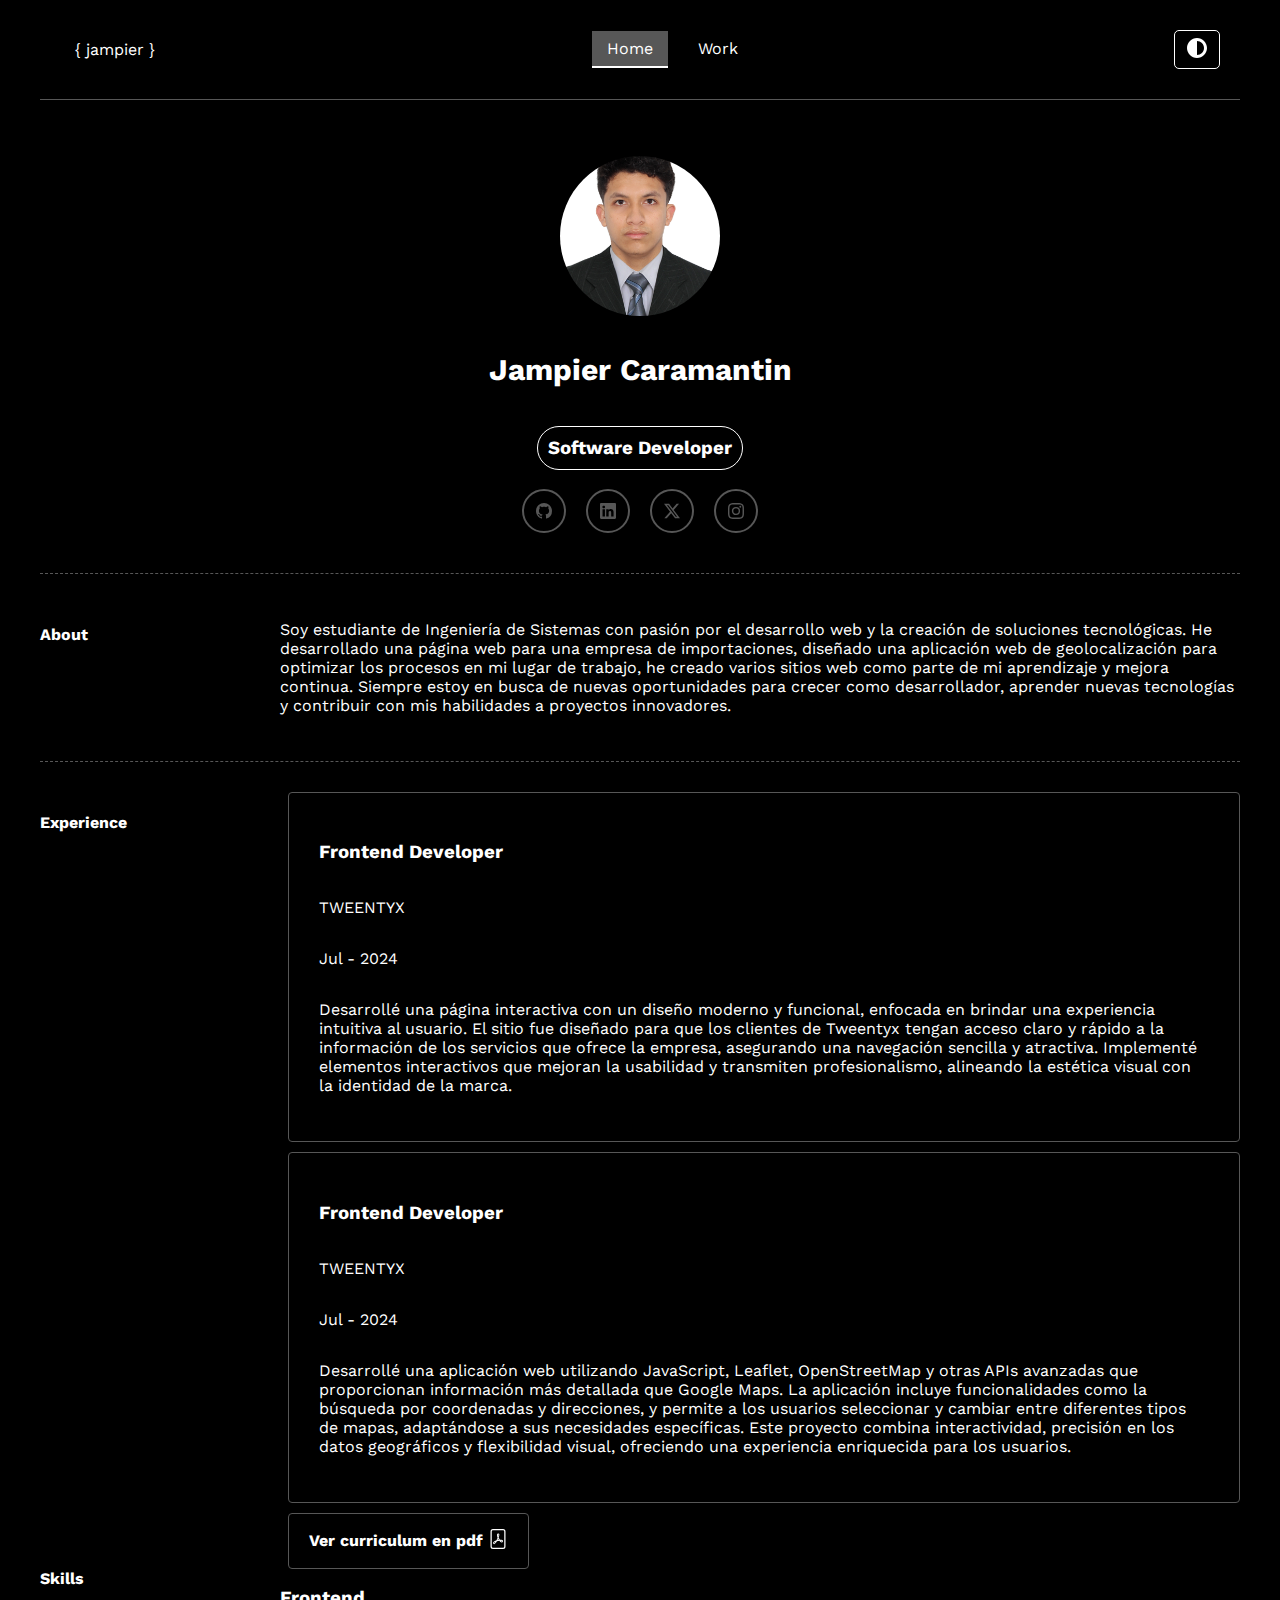
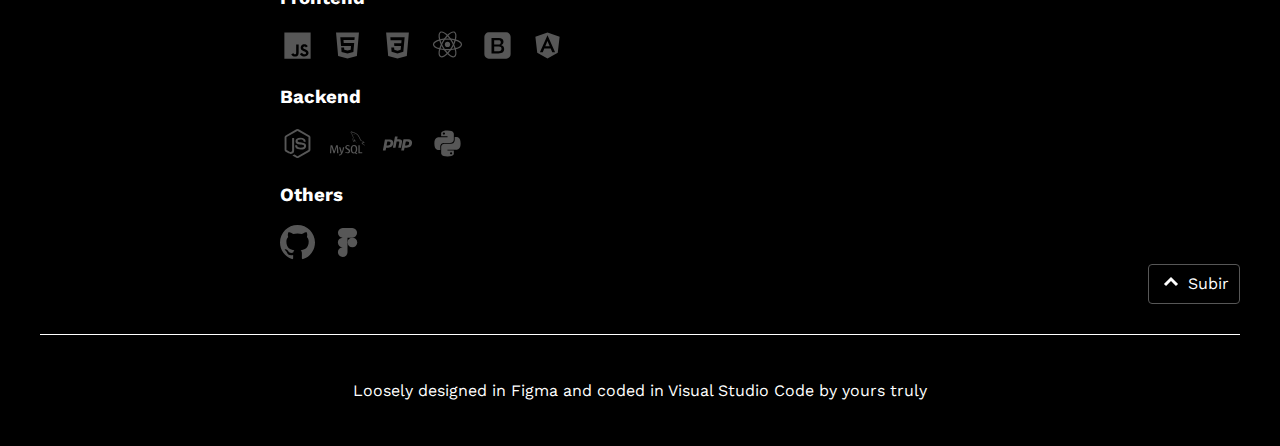
<file: index.html>
<!DOCTYPE html>
<html lang="en">
  <head>
    <meta charset="UTF-8" />
    <meta name="viewport" content="width=device-width, initial-scale=1.0" />
    <title>Jampier Caramantin</title>
    <link rel="stylesheet" href="main.css" />
    <link rel="stylesheet" href="responsive.css" />
    <link rel="stylesheet" href="animations.css">
  </head>
  <body>
    <div class="container">
      <nav class="navbar">
        <div class="logo">
          <a href="#"> { jampier }</a>
        </div>
        <div class="menu">
          <a href="#home" class="active" id="home">Home</a>
          <a href="proyectos.html">Work</a>
        </div>
        <div class="hamburger" onclick="toggleMenu()">
          <div></div>
          <div></div> 
          <div></div>
        </div>
        <button class="theme-toggle" onclick="toggleTheme()">
          <svg
            xmlns="http://www.w3.org/2000/svg"
            width="24"
            height="24"
            viewBox="0 0 24 24"
            fill="currentColor"
            ;
          >
            <path
              d="M12 2C6.579 2 2 6.58 2 12s4.579 10 10 10 10-4.58 10-10S17.421 2 12 2zm0 17V5c3.829 0 7 3.169 7 7 0 3.828-3.171 7-7 7z"
            ></path>
          </svg>
        </button>
      </nav>
      <section class="Perfil">
        <figure class="cont_perfil slide-in-top">
          <img class="img_Perfil" src="img/FOTO.JPG" alt="Foto de Perfil" />
        </figure>
        <h1 class="nombre" >Jampier Caramantin</h1>
        <h3 class="developer">Software Developer</h3>
        <div class="cont_contacto">
          <a class="contacto" href="https://github.com/JampierCaramantin">
            <svg
              xmlns="http://www.w3.org/2000/svg"
              width="16"
              height="16"
              fill="currentColor"
              class="bi bi-github"
              viewBox="0 0 16 16"
            >
              <path
                d="M8 0C3.58 0 0 3.58 0 8c0 3.54 2.29 6.53 5.47 7.59.4.07.55-.17.55-.38 0-.19-.01-.82-.01-1.49-2.01.37-2.53-.49-2.69-.94-.09-.23-.48-.94-.82-1.13-.28-.15-.68-.52-.01-.53.63-.01 1.08.58 1.23.82.72 1.21 1.87.87 2.33.66.07-.52.28-.87.51-1.07-1.78-.2-3.64-.89-3.64-3.95 0-.87.31-1.59.82-2.15-.08-.2-.36-1.02.08-2.12 0 0 .67-.21 2.2.82.64-.18 1.32-.27 2-.27s1.36.09 2 .27c1.53-1.04 2.2-.82 2.2-.82.44 1.1.16 1.92.08 2.12.51.56.82 1.27.82 2.15 0 3.07-1.87 3.75-3.65 3.95.29.25.54.73.54 1.48 0 1.07-.01 1.93-.01 2.2 0 .21.15.46.55.38A8.01 8.01 0 0 0 16 8c0-4.42-3.58-8-8-8"
              />
            </svg>
          </a>
          <a class="contacto" href="https://www.linkedin.com/in/eddy-jampier-caramantin-valdez/">
            <svg
              xmlns="http://www.w3.org/2000/svg"
              width="16" 
              height="16"
              fill="currentColor"
              class="bi bi-linkedin"
              viewBox="0 0 16 16"
            >
              <path
                d="M0 1.146C0 .513.526 0 1.175 0h13.65C15.474 0 16 .513 16 1.146v13.708c0 .633-.526 1.146-1.175 1.146H1.175C.526 16 0 15.487 0 14.854zm4.943 12.248V6.169H2.542v7.225zm-1.2-8.212c.837 0 1.358-.554 1.358-1.248-.015-.709-.52-1.248-1.342-1.248S2.4 3.226 2.4 3.934c0 .694.521 1.248 1.327 1.248zm4.908 8.212V9.359c0-.216.016-.432.08-.586.173-.431.568-.878 1.232-.878.869 0 1.216.662 1.216 1.634v3.865h2.401V9.25c0-2.22-1.184-3.252-2.764-3.252-1.274 0-1.845.7-2.165 1.193v.025h-.016l.016-.025V6.169h-2.4c.03.678 0 7.225 0 7.225z"
              />
            </svg>
          </a>
          <div class="contacto">
            <svg
              xmlns="http://www.w3.org/2000/svg"
              width="16"
              height="16"
              fill="currentColor"
              class="bi bi-twitter-x"
              viewBox="0 0 16 16"
            >
              <path
                d="M12.6.75h2.454l-5.36 6.142L16 15.25h-4.937l-3.867-5.07-4.425 5.07H.316l5.733-6.57L0 .75h5.063l3.495 4.633L12.601.75Zm-.86 13.028h1.36L4.323 2.145H2.865z"
              />
            </svg>
          </div>
          <div class="contacto">
            <svg
              xmlns="http://www.w3.org/2000/svg"
              width="16"
              height="16"
              fill="currentColor"
              class="bi bi-instagram"
              viewBox="0 0 16 16"
            >
              <path
                d="M8 0C5.829 0 5.556.01 4.703.048 3.85.088 3.269.222 2.76.42a3.9 3.9 0 0 0-1.417.923A3.9 3.9 0 0 0 .42 2.76C.222 3.268.087 3.85.048 4.7.01 5.555 0 5.827 0 8.001c0 2.172.01 2.444.048 3.297.04.852.174 1.433.372 1.942.205.526.478.972.923 1.417.444.445.89.719 1.416.923.51.198 1.09.333 1.942.372C5.555 15.99 5.827 16 8 16s2.444-.01 3.298-.048c.851-.04 1.434-.174 1.943-.372a3.9 3.9 0 0 0 1.416-.923c.445-.445.718-.891.923-1.417.197-.509.332-1.09.372-1.942C15.99 10.445 16 10.173 16 8s-.01-2.445-.048-3.299c-.04-.851-.175-1.433-.372-1.941a3.9 3.9 0 0 0-.923-1.417A3.9 3.9 0 0 0 13.24.42c-.51-.198-1.092-.333-1.943-.372C10.443.01 10.172 0 7.998 0zm-.717 1.442h.718c2.136 0 2.389.007 3.232.046.78.035 1.204.166 1.486.275.373.145.64.319.92.599s.453.546.598.92c.11.281.24.705.275 1.485.039.843.047 1.096.047 3.231s-.008 2.389-.047 3.232c-.035.78-.166 1.203-.275 1.485a2.5 2.5 0 0 1-.599.919c-.28.28-.546.453-.92.598-.28.11-.704.24-1.485.276-.843.038-1.096.047-3.232.047s-2.39-.009-3.233-.047c-.78-.036-1.203-.166-1.485-.276a2.5 2.5 0 0 1-.92-.598 2.5 2.5 0 0 1-.6-.92c-.109-.281-.24-.705-.275-1.485-.038-.843-.046-1.096-.046-3.233s.008-2.388.046-3.231c.036-.78.166-1.204.276-1.486.145-.373.319-.64.599-.92s.546-.453.92-.598c.282-.11.705-.24 1.485-.276.738-.034 1.024-.044 2.515-.045zm4.988 1.328a.96.96 0 1 0 0 1.92.96.96 0 0 0 0-1.92m-4.27 1.122a4.109 4.109 0 1 0 0 8.217 4.109 4.109 0 0 0 0-8.217m0 1.441a2.667 2.667 0 1 1 0 5.334 2.667 2.667 0 0 1 0-5.334"
              />
            </svg>
          </div>
        </div>
      </section>

      <section class="About">
        <h4 class="title_about">About</h4>
        <p class="tex_about">
          Soy estudiante de Ingeniería de Sistemas con pasión por el desarrollo
          web y la creación de soluciones tecnológicas. He desarrollado una
          página web para una empresa de importaciones, diseñado una aplicación
          web de geolocalización para optimizar los procesos en mi lugar de
          trabajo, he creado varios sitios web como parte de mi aprendizaje y
          mejora continua. Siempre estoy en busca de nuevas oportunidades para
          crecer como desarrollador, aprender nuevas tecnologías y contribuir
          con mis habilidades a proyectos innovadores.
        </p>
      </section>

      <section class="experience">
        <h4 class="title_experience">Experience</h4>
        <div class="cont_experience">
          <a href="#" class="experience_item">
            <h3>Frontend Developer</h3>
            <p>TWEENTYX</p>
            <p>Jul - 2024</p>
            <p>
              Desarrollé una página interactiva con un diseño moderno y
              funcional, enfocada en brindar una experiencia intuitiva al
              usuario. El sitio fue diseñado para que los clientes de Tweentyx
              tengan acceso claro y rápido a la información de los servicios que
              ofrece la empresa, asegurando una navegación sencilla y atractiva.
              Implementé elementos interactivos que mejoran la usabilidad y
              transmiten profesionalismo, alineando la estética visual con la
              identidad de la marca.
            </p>
          </a>
          <a href="#" class="experience_item">
            <h3>Frontend Developer</h3>
            <p>TWEENTYX</p>
            <p>Jul - 2024</p>
            <p>
              Desarrollé una aplicación web utilizando JavaScript, Leaflet,
              OpenStreetMap y otras APIs avanzadas que proporcionan información
              más detallada que Google Maps. La aplicación incluye
              funcionalidades como la búsqueda por coordenadas y direcciones, y
              permite a los usuarios seleccionar y cambiar entre diferentes
              tipos de mapas, adaptándose a sus necesidades específicas. Este
              proyecto combina interactividad, precisión en los datos
              geográficos y flexibilidad visual, ofreciendo una experiencia
              enriquecida para los usuarios.
            </p>
          </a>
          <a href="cv/CV-JAMPIER-CARAMANTIN-VALDEZ.pdf" class="experience_item curriculum">
            <span>
              Ver curriculum en pdf
              </span>
              <span>
              <svg
                xmlns="http://www.w3.org/2000/svg"
                width="20"
                height="20"
                fill="currentColor"
                class="bi bi-file-pdf"
                viewBox="0 0 16 16"
              >
                <path
                  d="M4 0a2 2 0 0 0-2 2v12a2 2 0 0 0 2 2h8a2 2 0 0 0 2-2V2a2 2 0 0 0-2-2zm0 1h8a1 1 0 0 1 1 1v12a1 1 0 0 1-1 1H4a1 1 0 0 1-1-1V2a1 1 0 0 1 1-1"
                />
                <path
                  d="M4.603 12.087a.8.8 0 0 1-.438-.42c-.195-.388-.13-.776.08-1.102.198-.307.526-.568.897-.787a7.7 7.7 0 0 1 1.482-.645 20 20 0 0 0 1.062-2.227 7.3 7.3 0 0 1-.43-1.295c-.086-.4-.119-.796-.046-1.136.075-.354.274-.672.65-.823.192-.077.4-.12.602-.077a.7.7 0 0 1 .477.365c.088.164.12.356.127.538.007.187-.012.395-.047.614-.084.51-.27 1.134-.52 1.794a11 11 0 0 0 .98 1.686 5.8 5.8 0 0 1 1.334.05c.364.065.734.195.96.465.12.144.193.32.2.518.007.192-.047.382-.138.563a1.04 1.04 0 0 1-.354.416.86.86 0 0 1-.51.138c-.331-.014-.654-.196-.933-.417a5.7 5.7 0 0 1-.911-.95 11.6 11.6 0 0 0-1.997.406 11.3 11.3 0 0 1-1.021 1.51c-.29.35-.608.655-.926.787a.8.8 0 0 1-.58.029m1.379-1.901q-.25.115-.459.238c-.328.194-.541.383-.647.547-.094.145-.096.25-.04.361q.016.032.026.044l.035-.012c.137-.056.355-.235.635-.572a8 8 0 0 0 .45-.606m1.64-1.33a13 13 0 0 1 1.01-.193 12 12 0 0 1-.51-.858 21 21 0 0 1-.5 1.05zm2.446.45q.226.244.435.41c.24.19.407.253.498.256a.1.1 0 0 0 .07-.015.3.3 0 0 0 .094-.125.44.44 0 0 0 .059-.2.1.1 0 0 0-.026-.063c-.052-.062-.2-.152-.518-.209a4 4 0 0 0-.612-.053zM8.078 5.8a7 7 0 0 0 .2-.828q.046-.282.038-.465a.6.6 0 0 0-.032-.198.5.5 0 0 0-.145.04c-.087.035-.158.106-.196.283-.04.192-.03.469.046.822q.036.167.09.346z"
                /></svg></span></a>
        </div>
      </section>

      <section class="Skills">
        <h4 class="title_skills">Skills</h4>
        <div class="cont_Skills">
          <div class="target_skils">
            <h3>Frontend</h3>
            <div class="tec_Skills">
              <div>
                <svg
                  xmlns="http://www.w3.org/2000/svg"
                  width="24"
                  height="24"
                  viewBox="0 0 24 24"
                  fill="currentColor"
                  ;
                >
                  <path
                    d="M3 3h18v18H3V3zm16.525 13.707c-.131-.821-.666-1.511-2.252-2.155-.552-.259-1.165-.438-1.349-.854-.068-.248-.078-.382-.034-.529.113-.484.687-.629 1.137-.495.293.09.563.315.732.676.775-.507.775-.507 1.316-.844-.203-.314-.304-.451-.439-.586-.473-.528-1.103-.798-2.126-.775l-.528.067c-.507.124-.991.395-1.283.754-.855.968-.608 2.655.427 3.354 1.023.765 2.521.933 2.712 1.653.18.878-.652 1.159-1.475 1.058-.607-.136-.945-.439-1.316-1.002l-1.372.788c.157.359.337.517.607.832 1.305 1.316 4.568 1.249 5.153-.754.021-.067.18-.528.056-1.237l.034.049zm-6.737-5.434h-1.686c0 1.453-.007 2.898-.007 4.354 0 .924.047 1.772-.104 2.033-.247.517-.886.451-1.175.359-.297-.146-.448-.349-.623-.641-.047-.078-.082-.146-.095-.146l-1.368.844c.229.473.563.879.994 1.137.641.383 1.502.507 2.404.305.588-.17 1.095-.519 1.358-1.059.384-.697.302-1.553.299-2.509.008-1.541 0-3.083 0-4.635l.003-.042z"
                  ></path>
                </svg>
              </div>
              <div>
                <svg
                  xmlns="http://www.w3.org/2000/svg"
                  width="24"
                  height="24"
                  viewBox="0 0 24 24"
                  fill="currentColor"
                  ;
                >
                  <path
                    d="M4.136 3.012h15.729l-1.431 16.15-6.451 1.826-6.414-1.826-1.433-16.15zm5.266 7.302-.173-2.035 7.533.002.173-1.963-9.87-.002.522 5.998h6.835l-.243 2.566-2.179.602-2.214-.605-.141-1.58H7.691l.247 3.123L12 17.506l4.028-1.08.558-6.111H9.402v-.001z"
                  ></path>
                </svg>
              </div>
              <div>
                <svg xmlns="http://www.w3.org/2000/svg" width="24" height="24" viewBox="0 0 24 24" fill="currentColor";><path d="M4.192 3.143h15.615l-1.42 16.034-6.404 1.812-6.369-1.813L4.192 3.143zM16.9 6.424l-9.8-.002.158 1.949 7.529.002-.189 2.02H9.66l.179 1.913h4.597l-.272 2.62-2.164.598-2.197-.603-.141-1.569h-1.94l.216 2.867L12 17.484l3.995-1.137.905-9.923z"></path></svg>
              </div>
              <div>
                <svg
                  xmlns="http://www.w3.org/2000/svg"
                  width="24"
                  height="24"
                  viewBox="0 0 24 24"
                  fill="currentColor"
                  ;
                >
                  <circle cx="12" cy="11.245" r="1.785"></circle>
                  <path
                    d="m7.002 14.794-.395-.101c-2.934-.741-4.617-2.001-4.617-3.452 0-1.452 1.684-2.711 4.617-3.452l.395-.1.111.391a19.507 19.507 0 0 0 1.136 2.983l.085.178-.085.178c-.46.963-.841 1.961-1.136 2.985l-.111.39zm-.577-6.095c-2.229.628-3.598 1.586-3.598 2.542 0 .954 1.368 1.913 3.598 2.54.273-.868.603-1.717.985-2.54a20.356 20.356 0 0 1-.985-2.542zm10.572 6.095-.11-.392a19.628 19.628 0 0 0-1.137-2.984l-.085-.177.085-.179c.46-.961.839-1.96 1.137-2.984l.11-.39.395.1c2.935.741 4.617 2 4.617 3.453 0 1.452-1.683 2.711-4.617 3.452l-.395.101zm-.41-3.553c.4.866.733 1.718.987 2.54 2.23-.627 3.599-1.586 3.599-2.54 0-.956-1.368-1.913-3.599-2.542a20.683 20.683 0 0 1-.987 2.542z"
                  ></path>
                  <path
                    d="m6.419 8.695-.11-.39c-.826-2.908-.576-4.991.687-5.717 1.235-.715 3.222.13 5.303 2.265l.284.292-.284.291a19.718 19.718 0 0 0-2.02 2.474l-.113.162-.196.016a19.646 19.646 0 0 0-3.157.509l-.394.098zm1.582-5.529c-.224 0-.422.049-.589.145-.828.477-.974 2.138-.404 4.38.891-.197 1.79-.338 2.696-.417a21.058 21.058 0 0 1 1.713-2.123c-1.303-1.267-2.533-1.985-3.416-1.985zm7.997 16.984c-1.188 0-2.714-.896-4.298-2.522l-.283-.291.283-.29a19.827 19.827 0 0 0 2.021-2.477l.112-.16.194-.019a19.473 19.473 0 0 0 3.158-.507l.395-.1.111.391c.822 2.906.573 4.992-.688 5.718a1.978 1.978 0 0 1-1.005.257zm-3.415-2.82c1.302 1.267 2.533 1.986 3.415 1.986.225 0 .423-.05.589-.145.829-.478.976-2.142.404-4.384-.89.198-1.79.34-2.698.419a20.526 20.526 0 0 1-1.71 2.124z"
                  ></path>
                  <path
                    d="m17.58 8.695-.395-.099a19.477 19.477 0 0 0-3.158-.509l-.194-.017-.112-.162A19.551 19.551 0 0 0 11.7 5.434l-.283-.291.283-.29c2.08-2.134 4.066-2.979 5.303-2.265 1.262.727 1.513 2.81.688 5.717l-.111.39zm-3.287-1.421c.954.085 1.858.228 2.698.417.571-2.242.425-3.903-.404-4.381-.824-.477-2.375.253-4.004 1.841.616.67 1.188 1.378 1.71 2.123zM8.001 20.15a1.983 1.983 0 0 1-1.005-.257c-1.263-.726-1.513-2.811-.688-5.718l.108-.391.395.1c.964.243 2.026.414 3.158.507l.194.019.113.16c.604.878 1.28 1.707 2.02 2.477l.284.29-.284.291c-1.583 1.627-3.109 2.522-4.295 2.522zm-.993-5.362c-.57 2.242-.424 3.906.404 4.384.825.47 2.371-.255 4.005-1.842a21.17 21.17 0 0 1-1.713-2.123 20.692 20.692 0 0 1-2.696-.419z"
                  ></path>
                  <path
                    d="M12 15.313c-.687 0-1.392-.029-2.1-.088l-.196-.017-.113-.162a25.697 25.697 0 0 1-1.126-1.769 26.028 26.028 0 0 1-.971-1.859l-.084-.177.084-.179c.299-.632.622-1.252.971-1.858.347-.596.726-1.192 1.126-1.77l.113-.16.196-.018a25.148 25.148 0 0 1 4.198 0l.194.019.113.16a25.136 25.136 0 0 1 2.1 3.628l.083.179-.083.177a24.742 24.742 0 0 1-2.1 3.628l-.113.162-.194.017c-.706.057-1.412.087-2.098.087zm-1.834-.904c1.235.093 2.433.093 3.667 0a24.469 24.469 0 0 0 1.832-3.168 23.916 23.916 0 0 0-1.832-3.168 23.877 23.877 0 0 0-3.667 0 23.743 23.743 0 0 0-1.832 3.168 24.82 24.82 0 0 0 1.832 3.168z"
                  ></path>
                </svg>
              </div>
              <div>
                <svg
                  xmlns="http://www.w3.org/2000/svg"
                  width="24"
                  height="24"
                  viewBox="0 0 24 24"
                  fill="currentColor"
                  ;
                >
                  <path
                    d="M18.002 2.997H5.999A3.011 3.011 0 0 0 2.997 6v12.002a3.012 3.012 0 0 0 3.002 3.001h12.003a3.012 3.012 0 0 0 3.001-3.001V6a3.012 3.012 0 0 0-3.001-3.003zm-1.64 12.647c-.152.36-.389.68-.693.927a3.594 3.594 0 0 1-1.206.614c-.49.151-1.074.229-1.75.229H7.888V6.909h5.103c.943 0 1.7.213 2.267.646.569.436.854 1.082.854 1.958 0 .528-.13.983-.389 1.357-.259.373-.63.664-1.111.868v.034c.642.135 1.137.438 1.464.912.327.473.493 1.069.493 1.789 0 .405-.078.788-.225 1.147l.02.021v.003zm-2.084-2.589c-.309-.282-.739-.419-1.297-.419H9.737v3.276h3.253c.554 0 .991-.144 1.298-.435.308-.289.464-.701.464-1.229-.005-.518-.156-.919-.464-1.193h-.014.004zm-.451-2.119c.299-.251.444-.613.444-1.084 0-.526-.131-.902-.397-1.116-.264-.214-.646-.326-1.146-.326H9.727v2.898h3.001c.436.001.81-.127 1.099-.372z"
                  ></path>
                </svg>
              </div>
              <div>
                <svg
                  xmlns="http://www.w3.org/2000/svg"
                  width="24"
                  height="24"
                  viewBox="0 0 24 24"
                  fill="currentColor"
                  ;
                >
                  <path d="M10.483 12.482h3.034L12 8.831z"></path>
                  <path
                    d="M12 3.074 3.689 6.038l1.268 10.987 7.043 3.9 7.043-3.9 1.268-10.987L12 3.074zm5.187 13.621H15.25l-1.045-2.606h-4.41L8.75 16.695H6.813L12 5.047l5.187 11.648z"
                  ></path>
                </svg>
              </div>
            </div>
          </div>
          <div class="target_skils">
            <h3>Backend</h3>
            <div class="tec_Skills">
              <div>
                <svg
                  xmlns="http://www.w3.org/2000/svg"
                  width="24"
                  height="24"
                  viewBox="0 0 24 24"
                  fill="currentColor"
                  ;
                >
                  <path
                    d="M12 21.985c-.275 0-.532-.074-.772-.202l-2.439-1.448c-.365-.203-.182-.277-.072-.314.496-.165.588-.201 1.101-.493.056-.037.129-.02.185.017l1.87 1.12c.074.036.166.036.221 0l7.319-4.237c.074-.036.11-.11.11-.202V7.768c0-.091-.036-.165-.11-.201l-7.319-4.219c-.073-.037-.165-.037-.221 0L4.552 7.566c-.073.036-.11.129-.11.201v8.457c0 .073.037.166.11.202l2 1.157c1.082.548 1.762-.095 1.762-.735V8.502c0-.11.091-.221.22-.221h.936c.108 0 .22.092.22.221v8.347c0 1.449-.788 2.294-2.164 2.294-.422 0-.752 0-1.688-.46l-1.925-1.099a1.55 1.55 0 0 1-.771-1.34V7.786c0-.55.293-1.064.771-1.339l7.316-4.237a1.637 1.637 0 0 1 1.544 0l7.317 4.237c.479.274.771.789.771 1.339v8.458c0 .549-.293 1.063-.771 1.34l-7.317 4.236c-.241.11-.516.165-.773.165zm2.256-5.816c-3.21 0-3.87-1.468-3.87-2.714 0-.11.092-.221.22-.221h.954c.11 0 .201.073.201.184.147.971.568 1.449 2.514 1.449 1.54 0 2.202-.35 2.202-1.175 0-.477-.185-.825-2.587-1.063-1.999-.2-3.246-.643-3.246-2.238 0-1.485 1.247-2.366 3.339-2.366 2.347 0 3.503.809 3.649 2.568a.297.297 0 0 1-.056.165c-.037.036-.091.073-.146.073h-.953a.212.212 0 0 1-.202-.164c-.221-1.012-.789-1.34-2.292-1.34-1.689 0-1.891.587-1.891 1.027 0 .531.237.696 2.514.99 2.256.293 3.32.715 3.32 2.294-.02 1.615-1.339 2.531-3.67 2.531z"
                  ></path>
                </svg>
              </div>
              <div>
                <svg
                  stroke="currentColor"
                  fill="currentColor"
                  stroke-width="0"
                  role="img"
                  viewBox="0 0 24 24"
                  class="cursor-default text-muted-foreground hover:text-foreground"
                  height="25"
                  width="25"
                  xmlns="http://www.w3.org/2000/svg"
                >
                  <path
                    d="M16.405 5.501c-.115 0-.193.014-.274.033v.013h.014c.054.104.146.18.214.273.054.107.1.214.154.32l.014-.015c.094-.066.14-.172.14-.333-.04-.047-.046-.094-.08-.14-.04-.067-.126-.1-.18-.153zM5.77 18.695h-.927a50.854 50.854 0 00-.27-4.41h-.008l-1.41 4.41H2.45l-1.4-4.41h-.01a72.892 72.892 0 00-.195 4.41H0c.055-1.966.192-3.81.41-5.53h1.15l1.335 4.064h.008l1.347-4.064h1.095c.242 2.015.384 3.86.428 5.53zm4.017-4.08c-.378 2.045-.876 3.533-1.492 4.46-.482.716-1.01 1.073-1.583 1.073-.153 0-.34-.046-.566-.138v-.494c.11.017.24.026.386.026.268 0 .483-.075.647-.222.197-.18.295-.382.295-.605 0-.155-.077-.47-.23-.944L6.23 14.615h.91l.727 2.36c.164.536.233.91.205 1.123.4-1.064.678-2.227.835-3.483zm12.325 4.08h-2.63v-5.53h.885v4.85h1.745zm-3.32.135l-1.016-.5c.09-.076.177-.158.255-.25.433-.506.648-1.258.648-2.253 0-1.83-.718-2.746-2.155-2.746-.704 0-1.254.232-1.65.697-.43.508-.646 1.256-.646 2.245 0 .972.19 1.686.574 2.14.35.41.877.615 1.583.615.264 0 .506-.033.725-.098l1.325.772.36-.622zM15.5 17.588c-.225-.36-.337-.94-.337-1.736 0-1.393.424-2.09 1.27-2.09.443 0 .77.167.977.5.224.362.336.936.336 1.723 0 1.404-.424 2.108-1.27 2.108-.445 0-.77-.167-.978-.5zm-1.658-.425c0 .47-.172.856-.516 1.156-.344.3-.803.45-1.384.45-.543 0-1.064-.172-1.573-.515l.237-.476c.438.22.833.328 1.19.328.332 0 .593-.073.783-.22a.754.754 0 00.3-.615c0-.33-.23-.61-.648-.845-.388-.213-1.163-.657-1.163-.657-.422-.307-.632-.636-.632-1.177 0-.45.157-.81.47-1.085.315-.278.72-.415 1.22-.415.512 0 .98.136 1.4.41l-.213.476a2.726 2.726 0 00-1.064-.23c-.283 0-.502.068-.654.206a.685.685 0 00-.248.524c0 .328.234.61.666.85.393.215 1.187.67 1.187.67.433.305.648.63.648 1.168zm9.382-5.852c-.535-.014-.95.04-1.297.188-.1.04-.26.04-.274.167.055.053.063.14.11.214.08.134.218.313.346.407.14.11.28.216.427.31.26.16.555.255.81.416.145.094.293.213.44.313.073.05.12.14.214.172v-.02c-.046-.06-.06-.147-.105-.214-.067-.067-.134-.127-.2-.193a3.223 3.223 0 00-.695-.675c-.214-.146-.682-.35-.77-.595l-.013-.014c.146-.013.32-.066.46-.106.227-.06.435-.047.67-.106.106-.027.213-.06.32-.094v-.06c-.12-.12-.21-.283-.334-.395a8.867 8.867 0 00-1.104-.823c-.21-.134-.476-.22-.697-.334-.08-.04-.214-.06-.26-.127-.12-.146-.19-.34-.275-.514a17.69 17.69 0 01-.547-1.163c-.12-.262-.193-.523-.34-.763-.69-1.137-1.437-1.826-2.586-2.5-.247-.14-.543-.2-.856-.274-.167-.008-.334-.02-.5-.027-.11-.047-.216-.174-.31-.235-.38-.24-1.364-.76-1.644-.072-.18.434.267.862.422 1.082.115.153.26.328.34.5.047.116.06.235.107.356.106.294.207.622.347.897.073.14.153.287.247.413.054.073.146.107.167.227-.094.136-.1.334-.154.5-.24.757-.146 1.693.194 2.25.107.166.362.534.703.393.3-.12.234-.5.32-.835.02-.08.007-.133.048-.187v.015c.094.188.188.367.274.555.206.328.566.668.867.895.16.12.287.328.487.402v-.02h-.015c-.043-.058-.1-.086-.154-.133a3.445 3.445 0 01-.35-.4 8.76 8.76 0 01-.747-1.218c-.11-.21-.202-.436-.29-.643-.04-.08-.04-.2-.107-.24-.1.146-.247.273-.32.453-.127.288-.14.642-.188 1.01-.027.007-.014 0-.027.014-.214-.052-.287-.274-.367-.46-.2-.475-.233-1.238-.06-1.785.047-.14.247-.582.167-.716-.042-.127-.174-.2-.247-.303a2.478 2.478 0 01-.24-.427c-.16-.374-.24-.788-.414-1.162-.08-.173-.22-.354-.334-.513-.127-.18-.267-.307-.368-.52-.033-.073-.08-.194-.027-.274.014-.054.042-.075.094-.09.088-.072.335.022.422.062.247.1.455.194.662.334.094.066.195.193.315.226h.14c.214.047.455.014.655.073.355.114.675.28.962.46a5.953 5.953 0 012.085 2.286c.08.154.115.295.188.455.14.33.313.663.455.982.14.315.275.636.476.897.1.14.502.213.682.286.133.06.34.115.46.188.23.14.454.3.67.454.11.076.443.243.463.378z"
                  ></path>
                </svg>
              </div>
              <div>
                <svg
                  xmlns="http://www.w3.org/2000/svg"
                  width="24"
                  height="24"
                  viewBox="0 0 24 24"
                  fill="currentColor"
                  ;
                >
                  <path
                    d="M2.15 16.78h1.57a.14.14 0 0 0 .14-.12l.35-1.82h1.22a4.88 4.88 0 0 0 1.51-.2A2.79 2.79 0 0 0 8 14a3.18 3.18 0 0 0 .67-.85 3.43 3.43 0 0 0 .36-1 2.43 2.43 0 0 0-.41-2.16 2.64 2.64 0 0 0-2.09-.78h-3a.16.16 0 0 0-.15.13L2 16.6a.19.19 0 0 0 0 .13.17.17 0 0 0 .15.05zM5 10.62h1a1.45 1.45 0 0 1 1.08.29c.17.18.2.52.11 1a1.81 1.81 0 0 1-.57 1.12 2.17 2.17 0 0 1-1.33.33h-.8zm9.8-.95a2.7 2.7 0 0 0-1.88-.51h-1.19l.33-1.76a.15.15 0 0 0 0-.13.16.16 0 0 0-.11 0h-1.57a.14.14 0 0 0-.14.12l-1.38 7.27a.13.13 0 0 0 0 .12.13.13 0 0 0 .11.06h1.54a.14.14 0 0 0 .14-.13l.77-4.07h1.11c.45 0 .61.1.66.16a.81.81 0 0 1 0 .62l-.61 3.24a.13.13 0 0 0 0 .12.14.14 0 0 0 .11.06h1.56a.16.16 0 0 0 .15-.13l.64-3.4a1.7 1.7 0 0 0-.24-1.64zm4.52-.51h-3.13a.14.14 0 0 0-.15.13l-1.46 7.31a.16.16 0 0 0 0 .13.14.14 0 0 0 .11.05h1.63a.14.14 0 0 0 .15-.12l.37-1.82h1.27a5.28 5.28 0 0 0 1.56-.2 3 3 0 0 0 1.18-.64 3.31 3.31 0 0 0 .7-.85 3.45 3.45 0 0 0 .37-1 2.38 2.38 0 0 0-.42-2.16 2.81 2.81 0 0 0-2.18-.83zm.62 2.77a1.83 1.83 0 0 1-.6 1.12 2.28 2.28 0 0 1-1.37.33h-.8l.54-2.76h1a1.6 1.6 0 0 1 1.13.29c.16.18.16.52.1 1.02z"
                  ></path>
                </svg>
              </div>
              <div>
                <svg
                  xmlns="http://www.w3.org/2000/svg"
                  width="24"
                  height="24"
                  viewBox="0 0 24 24"
                  fill="currentColor"
                  ;
                >
                  <path
                    d="M9.585 11.692h4.328s2.432.039 2.432-2.35V5.391S16.714 3 11.936 3C7.362 3 7.647 4.983 7.647 4.983l.006 2.055h4.363v.617H5.92s-2.927-.332-2.927 4.282 2.555 4.45 2.555 4.45h1.524v-2.141s-.083-2.554 2.513-2.554zm-.056-5.74a.784.784 0 1 1 0-1.57.784.784 0 1 1 0 1.57z"
                  ></path>
                  <path
                    d="M18.452 7.532h-1.524v2.141s.083 2.554-2.513 2.554h-4.328s-2.432-.04-2.432 2.35v3.951s-.369 2.391 4.409 2.391c4.573 0 4.288-1.983 4.288-1.983l-.006-2.054h-4.363v-.617h6.097s2.927.332 2.927-4.282-2.555-4.451-2.555-4.451zm-3.981 10.436a.784.784 0 1 1 0 1.57.784.784 0 1 1 0-1.57z"
                  ></path>
                </svg>
              </div>
            </div>
          </div>
          <div class="target_skils">
            <h3>Others</h3>
            <div class="tec_Skills">
              <div>
                <svg
                  xmlns="http://www.w3.org/2000/svg"
                  width="16"
                  height="16"
                  fill="currentColor"
                  class="bi bi-github"
                  viewBox="0 0 16 16"
                >
                  <path
                    d="M8 0C3.58 0 0 3.58 0 8c0 3.54 2.29 6.53 5.47 7.59.4.07.55-.17.55-.38 0-.19-.01-.82-.01-1.49-2.01.37-2.53-.49-2.69-.94-.09-.23-.48-.94-.82-1.13-.28-.15-.68-.52-.01-.53.63-.01 1.08.58 1.23.82.72 1.21 1.87.87 2.33.66.07-.52.28-.87.51-1.07-1.78-.2-3.64-.89-3.64-3.95 0-.87.31-1.59.82-2.15-.08-.2-.36-1.02.08-2.12 0 0 .67-.21 2.2.82.64-.18 1.32-.27 2-.27s1.36.09 2 .27c1.53-1.04 2.2-.82 2.2-.82.44 1.1.16 1.92.08 2.12.51.56.82 1.27.82 2.15 0 3.07-1.87 3.75-3.65 3.95.29.25.54.73.54 1.48 0 1.07-.01 1.93-.01 2.2 0 .21.15.46.55.38A8.01 8.01 0 0 0 16 8c0-4.42-3.58-8-8-8"
                  />
                </svg>
              </div>
              <div>
                <svg
                  xmlns="http://www.w3.org/2000/svg"
                  width="24"
                  height="24"
                  viewBox="0 0 24 24"
                  fill="currentColor"
                  ;
                >
                  <path
                    d="M15.332 8.668a3.333 3.333 0 0 0 0-6.663H8.668a3.333 3.333 0 0 0 0 6.663 3.333 3.333 0 0 0 0 6.665 3.333 3.333 0 0 0 0 6.664A3.334 3.334 0 0 0 12 18.664V8.668h3.332z"
                  ></path>
                  <circle cx="15.332" cy="12" r="3.332"></circle>
                </svg>
              </div>
            </div>
          </div>
          <a href="#" class="subir"><span><svg xmlns="http://www.w3.org/2000/svg" width="24" height="24" viewBox="0 0 24 24" fill="currentColor";><path d="m12 6.879-7.061 7.06 2.122 2.122L12 11.121l4.939 4.94 2.122-2.122z"></path></svg></span><span>Subir</span></a>
        </div>
      </section>
      <footer class="footer">
        <p>
          Loosely designed in Figma and coded in Visual Studio Code by yours
          truly
        </p>
      </footer>
    </div>
    <script src="main.js"></script>
  </body>
</html>
</file>
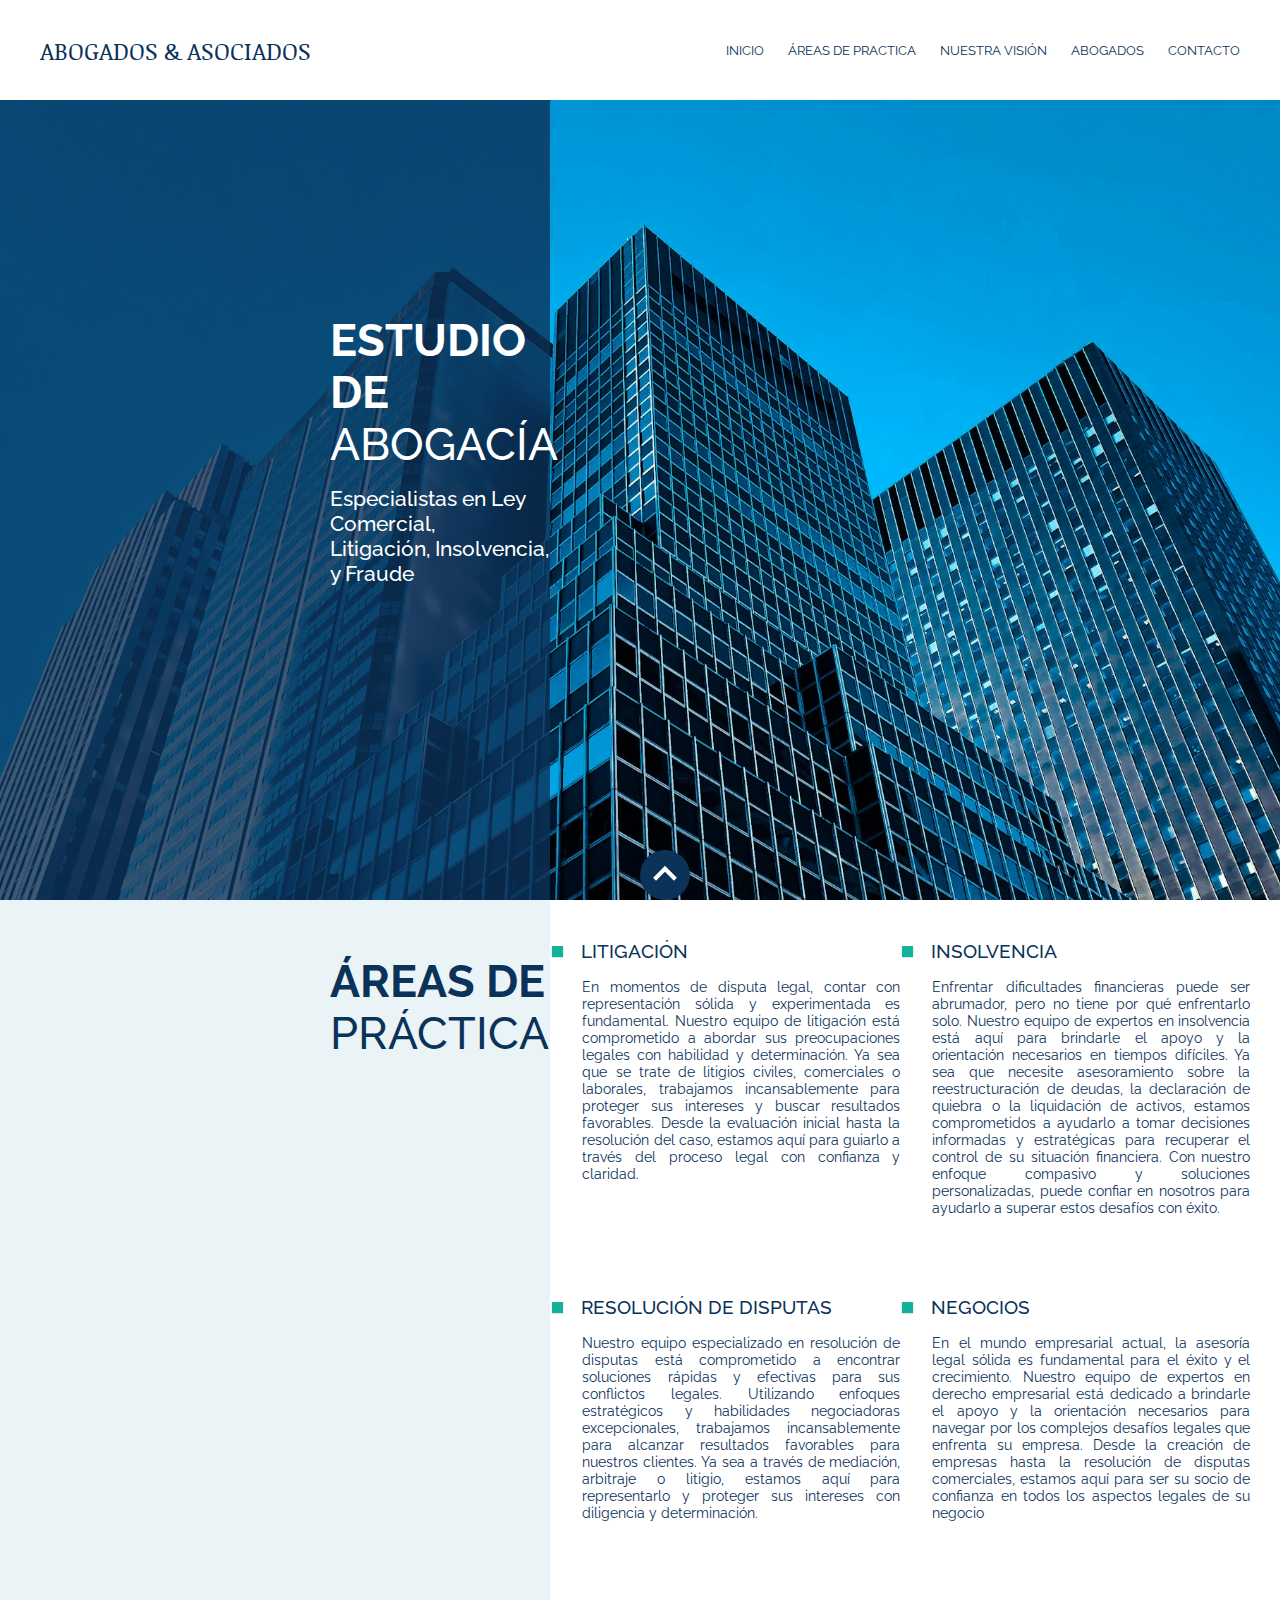
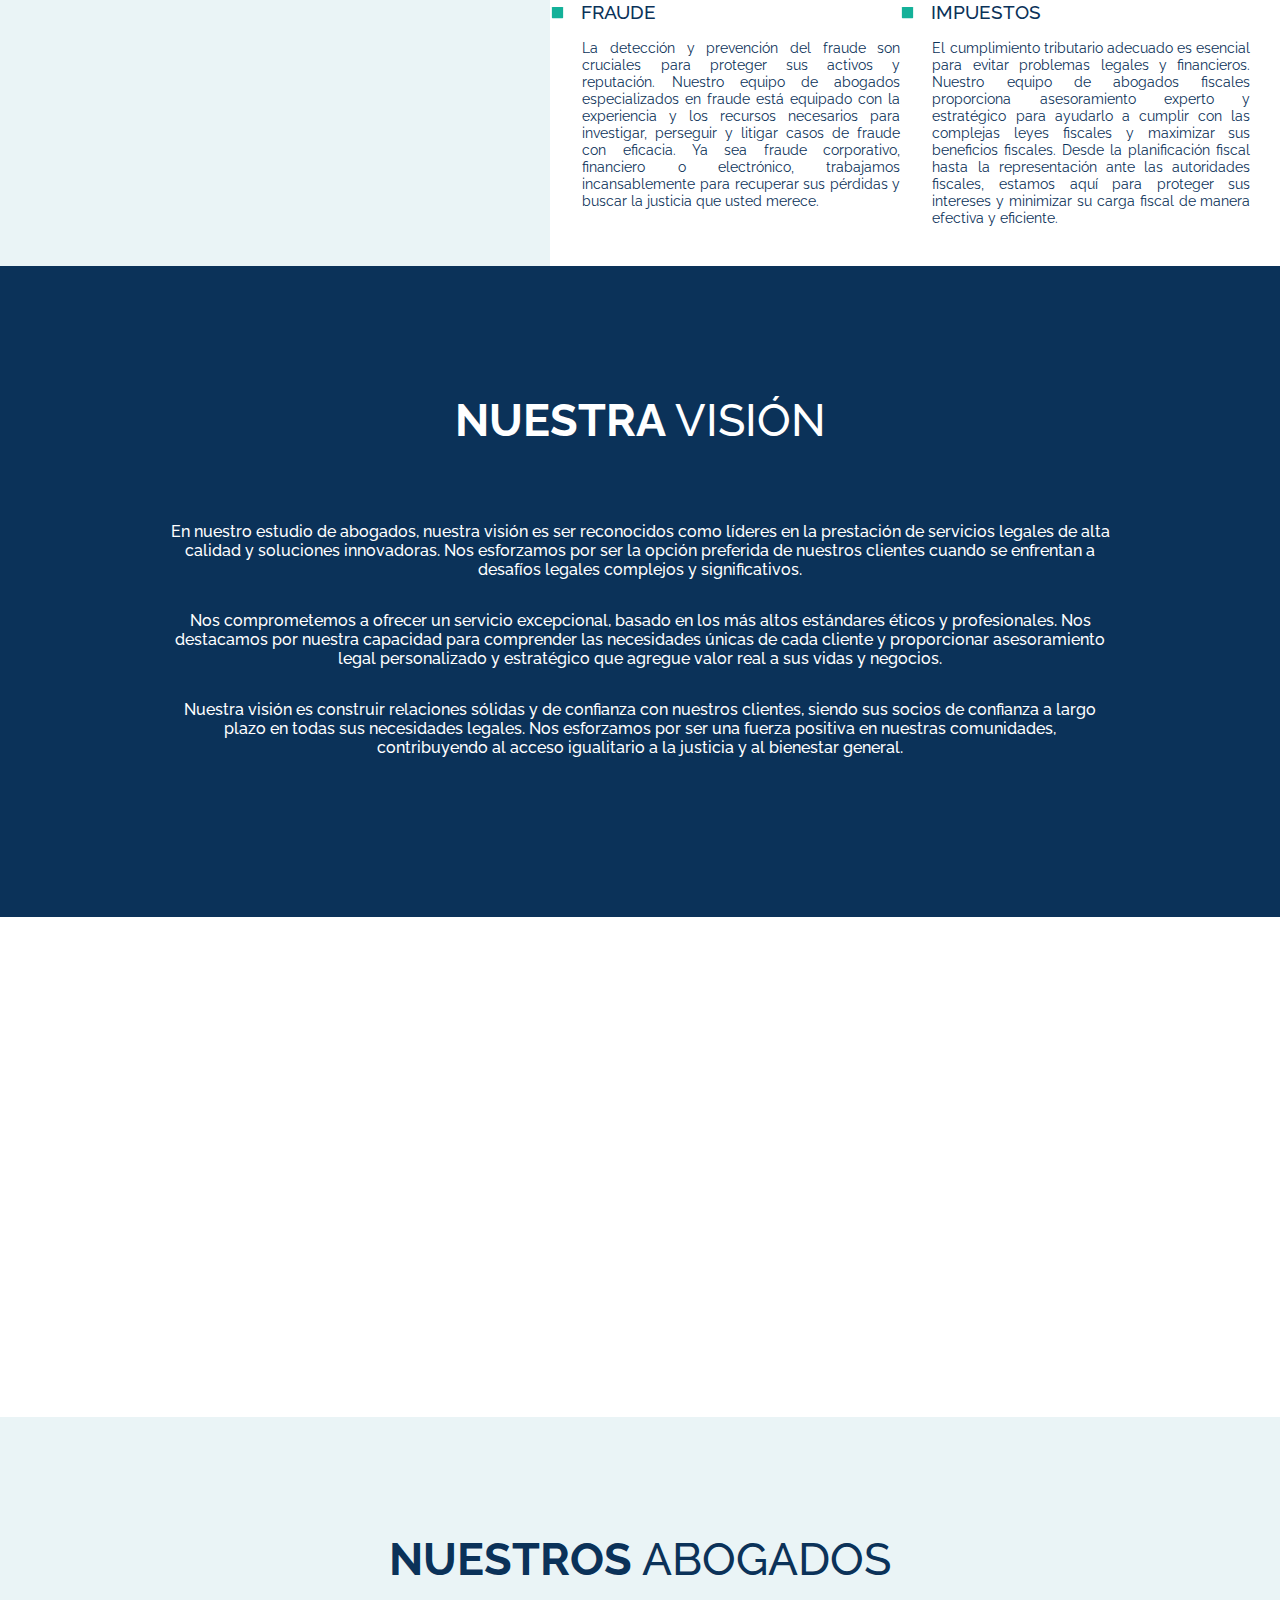
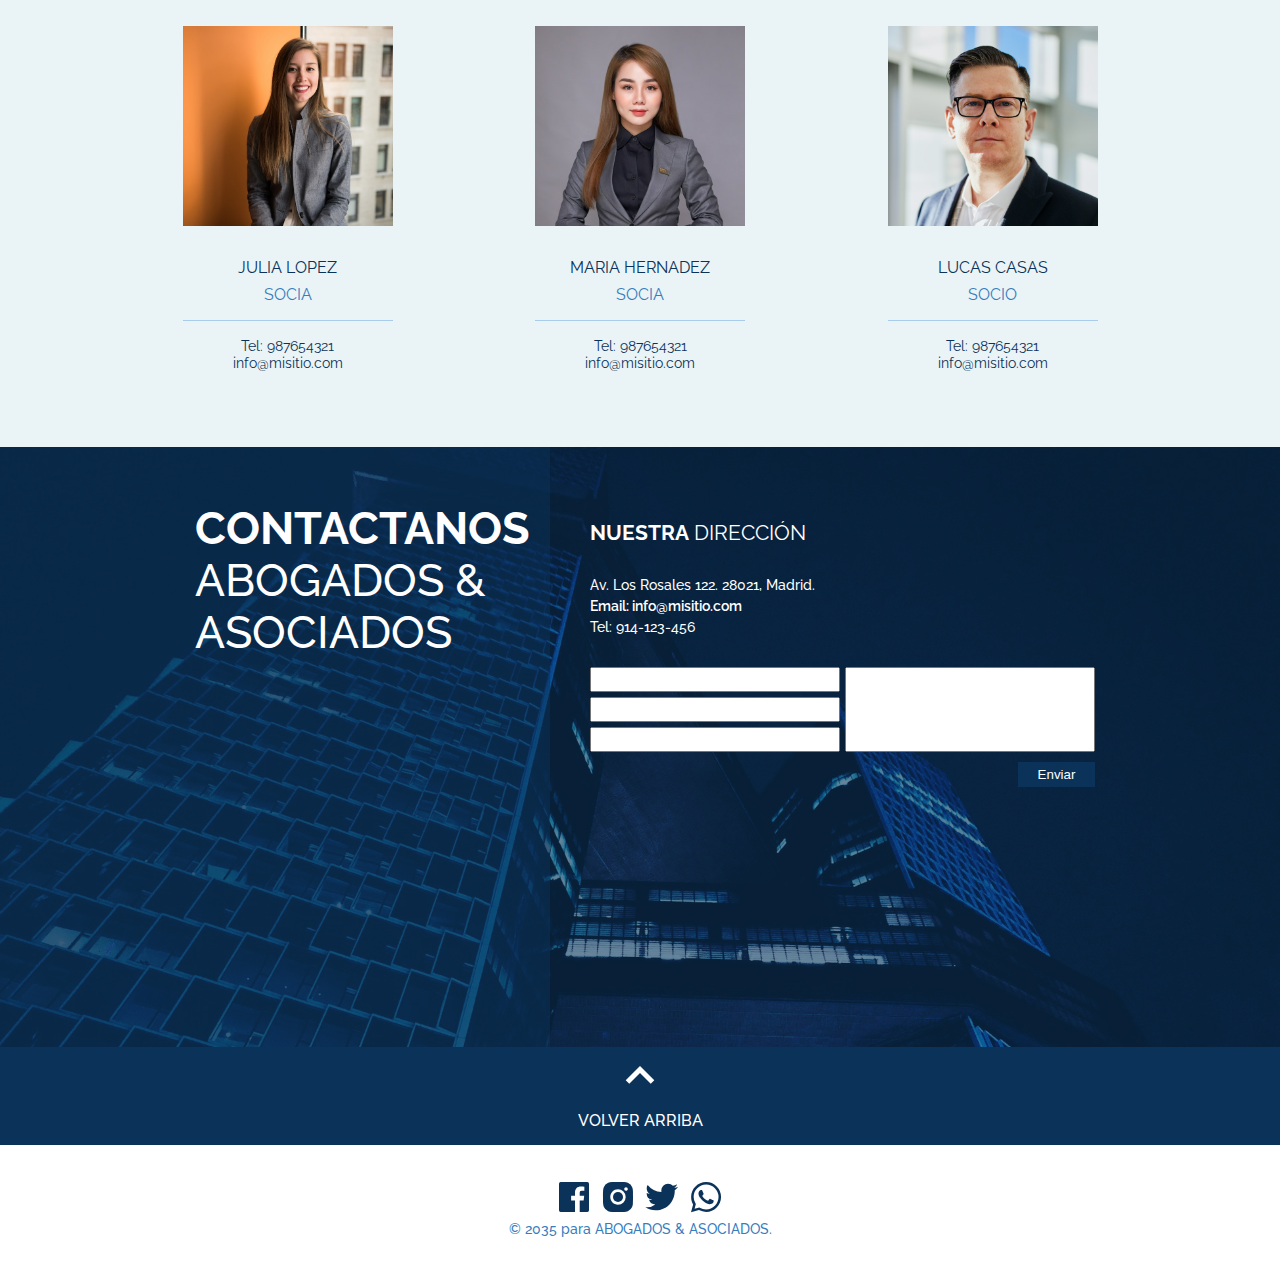
<file: pages/Abogados/index.html>
<!DOCTYPE html>
<html lang="en">
<head>
    <meta charset="UTF-8">
    <meta name="viewport" content="width=device-width, initial-scale=1.0">
    <link rel="stylesheet" href="main.css">
    <link rel="stylesheet" href="animaciones.css">
    <title>ABOGADOS & ASOCIADOS</title>
</head>
<body>
    <header class="header">
        <div class="container">
            <div class="menu">
                <span class="logo"><a href="index.html">ABOGADOS & ASOCIADOS</a></span>
                <input type="checkbox" id="menu">
                <label for="menu">
                    <img src="ico/menu.svg" class="menu-ico">
                </label>
                <nav class="nav">
                    <ul>
                        <li><a href="#inicio">INICIO</a></li>
                        <li><a href="#area_practica">ÁREAS DE PRACTICA</a></li>
                        <li><a href="#vision">NUESTRA VISIÓN</a></li>
                        <li><a href="#abogados">ABOGADOS</a></li>
                        <li><a href="#contactos">CONTACTO</a></li>
                    </ul>
                </nav>
            </div>
        </div>
    </header>
    <section class="baner" id="inicio">
        <div class="cont_baner">
            <h1><b>ESTUDIO DE</b><br>ABOGACÍA</h1>
            <h2>Especialistas en Ley Comercial, <br> Litigación, Insolvencia, y Fraude</h2>
        </div>
        <img src="ico/flecha_up.svg" alt="up " class="up slide-top">
    </section>
    <section class="areas_practicas" id="area_practica">
        <div class="cont_tit_areas">
            <h3><b>ÁREAS DE</b><br> PRÁCTICA</h3>
        </div>
        <div class="areas_cards">
            <div class="card">
                <div class="title_6">
                    <img src="ico/cubo.svg" class="cubo">
                    <h6>LITIGACIÓN</h6>
                </div>
                <p>En momentos de disputa legal, contar con representación sólida y experimentada es fundamental. Nuestro equipo de litigación está comprometido a abordar sus preocupaciones legales con habilidad y determinación. Ya sea que se trate de litigios civiles, comerciales o laborales, trabajamos incansablemente para proteger sus intereses y buscar resultados favorables. Desde la evaluación inicial hasta la resolución del caso, estamos aquí para guiarlo a través del proceso legal con confianza y claridad.</p>
            </div>
            <div class="card">
                <div class="title_6">
                    <img src="ico/cubo.svg" class="cubo">
                    <h6>INSOLVENCIA</h6>
                </div>
                <p>Enfrentar dificultades financieras puede ser abrumador, pero no tiene por qué enfrentarlo solo. Nuestro equipo de expertos en insolvencia está aquí para brindarle el apoyo y la orientación necesarios en tiempos difíciles. Ya sea que necesite asesoramiento sobre la reestructuración de deudas, la declaración de quiebra o la liquidación de activos, estamos comprometidos a ayudarlo a tomar decisiones informadas y estratégicas para recuperar el control de su situación financiera. Con nuestro enfoque compasivo y soluciones personalizadas, puede confiar en nosotros para ayudarlo a superar estos desafíos con éxito.</p>
            </div>
            <div class="card">
                <div class="title_6">
                    <img src="ico/cubo.svg" class="cubo">
                    <h6>RESOLUCIÓN DE DISPUTAS</h6>
                </div>
                <p>Nuestro equipo especializado en resolución de disputas está comprometido a encontrar soluciones rápidas y efectivas para sus conflictos legales. Utilizando enfoques estratégicos y habilidades negociadoras excepcionales, trabajamos incansablemente para alcanzar resultados favorables para nuestros clientes. Ya sea a través de mediación, arbitraje o litigio, estamos aquí para representarlo y proteger sus intereses con diligencia y determinación.</p>
            </div>
            <div class="card">
                <div class="title_6">
                    <img src="ico/cubo.svg" class="cubo">
                    <h6>NEGOCIOS</h6>
                </div>
                <p>En el mundo empresarial actual, la asesoría legal sólida es fundamental para el éxito y el crecimiento. Nuestro equipo de expertos en derecho empresarial está dedicado a brindarle el apoyo y la orientación necesarios para navegar por los complejos desafíos legales que enfrenta su empresa. Desde la creación de empresas hasta la resolución de disputas comerciales, estamos aquí para ser su socio de confianza en todos los aspectos legales de su negocio</p>
            </div>
            <div class="card">
                <div class="title_6">
                    <img src="ico/cubo.svg" class="cubo">
                    <h6>FRAUDE</h6>
                </div>
                <p>La detección y prevención del fraude son cruciales para proteger sus activos y reputación. Nuestro equipo de abogados especializados en fraude está equipado con la experiencia y los recursos necesarios para investigar, perseguir y litigar casos de fraude con eficacia. Ya sea fraude corporativo, financiero o electrónico, trabajamos incansablemente para recuperar sus pérdidas y buscar la justicia que usted merece.</p>
            </div>
            <div class="card">
                <div class="title_6">
                    <img src="ico/cubo.svg" class="cubo">
                    <h6>IMPUESTOS</h6>
                </div>
                <p>El cumplimiento tributario adecuado es esencial para evitar problemas legales y financieros. Nuestro equipo de abogados fiscales proporciona asesoramiento experto y estratégico para ayudarlo a cumplir con las complejas leyes fiscales y maximizar sus beneficios fiscales. Desde la planificación fiscal hasta la representación ante las autoridades fiscales, estamos aquí para proteger sus intereses y minimizar su carga fiscal de manera efectiva y eficiente.</p>
            </div>
        </div>
    </section>
    <section class="vision" id="vision">
        <div class="container vision_cont">
            <h3 class="t_vision"><b>NUESTRA</b> VISIÓN</h3>
            <p class="par_vision">En nuestro estudio de abogados, nuestra visión es ser reconocidos como líderes en la prestación de servicios legales de alta calidad y soluciones innovadoras. Nos esforzamos por ser la opción preferida de nuestros clientes cuando se enfrentan a desafíos legales complejos y significativos.</p>
            <p class="par_vision">Nos comprometemos a ofrecer un servicio excepcional, basado en los más altos estándares éticos y profesionales. Nos destacamos por nuestra capacidad para comprender las necesidades únicas de cada cliente y proporcionar asesoramiento legal personalizado y estratégico que agregue valor real a sus vidas y negocios.</p>
            <p class="par_vision">Nuestra visión es construir relaciones sólidas y de confianza con nuestros clientes, siendo sus socios de confianza a largo plazo en todas sus necesidades legales. Nos esforzamos por ser una fuerza positiva en nuestras comunidades, contribuyendo al acceso igualitario a la justicia y al bienestar general.</p>
        </div>  
    </section>
    <section class="baner2">
        
    </section>
    <section class="set_socios" id="abogados">
        <div class="container socios">
            <div class="cont_tit_socios">
                <h3><b>NUESTROS</b> ABOGADOS</h3>
            </div>
            <div class="cont_socios_info">
                <article class="socio">
                    <figure><img src="images/socia1.jpg" alt="socia1"></figure>
                    <div class="socio_datos_per">
                        <span class="nombre">JULIA LOPEZ</span>
                        <span class="cargo">SOCIA</span>
                    </div>
                    <div class="socio_contacto">
                        <p>Tel: 987654321</p>
                        <a href="mailto:info@misitio.com">info@misitio.com</a>
                    </div>
                </article>
                <article class="socio">
                    <figure><img src="images/socia.jpg" alt="socia"></figure>
                    <div class="socio_datos_per">
                        <span class="nombre">MARIA HERNADEZ</span>
                        <span class="cargo">SOCIA</span>
                    </div>
                    <div class="socio_contacto">
                        <p>Tel: 987654321</p>
                        <a href="mailto:info@misitio.com">info@misitio.com</a>
                    </div>
                </article>
                <article class="socio">
                    <figure><img src="images/socio.jpg" alt="socio"></figure>
                    <div class="socio_datos_per">
                        <span class="nombre">LUCAS CASAS</span>
                        <span class="cargo">SOCIO</span>
                    </div>
                    <div class="socio_contacto">
                        <p>Tel: 987654321</p>
                        <a href="mailto:info@misitio.com">info@misitio.com</a>
                    </div>
                </article>
            </div>
        </div>
    </section>
    <section class="contacto" id="contactos">
        <div class="cont_t_contacto">
            <h3><b>CONTACTANOS</b><br>ABOGADOS & <br>ASOCIADOS</h3>
        </div>
        <div class="cont_form_contacto">
            <span><b>NUESTRA</b> DIRECCIÓN</span>
            <div class="direccion">
                <p>Av. Los Rosales 122.  28021, Madrid.</p> 
                <a href="mailto:info@misitio.com"> Email: info@misitio.com </a> 
                <p>Tel: 914-123-456</p>
            </div>
            <form action="">
                <div class="form1">
                    <input type="text" name="Nombre" id="">
                    <input type="email" name="Email" id="" required>
                    <input type="text" name="Teléfono" id="">
                </div>
                <div class="form2">
                    <textarea name="Escribir aqui..."  class="textarea"></textarea>
                    <input type="submit" value="Enviar" class="bt_enviar">
                </div>
            </form>
        </div>
    </section>
    <section class="botom_arriba">
            <img src="ico/flecha_up.svg">
            <p>VOLVER ARRIBA</p>
    </section>
    <footer class="footer">
        <div class="container cont_footer">
            <div class="cont_social">
                <a href="#"><img src="ico/facebook.svg" alt=""></a>
                <a href="#"><img src="ico/instagram.svg" alt=""></a>
                <a href="#"><img src="ico/twitter.svg" alt=""></a>
                <a href="#"><img src="ico/whatsapp.svg" alt=""></a>
            </div>
            <span>© 2035 para ABOGADOS & ASOCIADOS.</span>
        </div>
    </footer>

    <script src="main.js"></script>
</body>
</html>
</file>
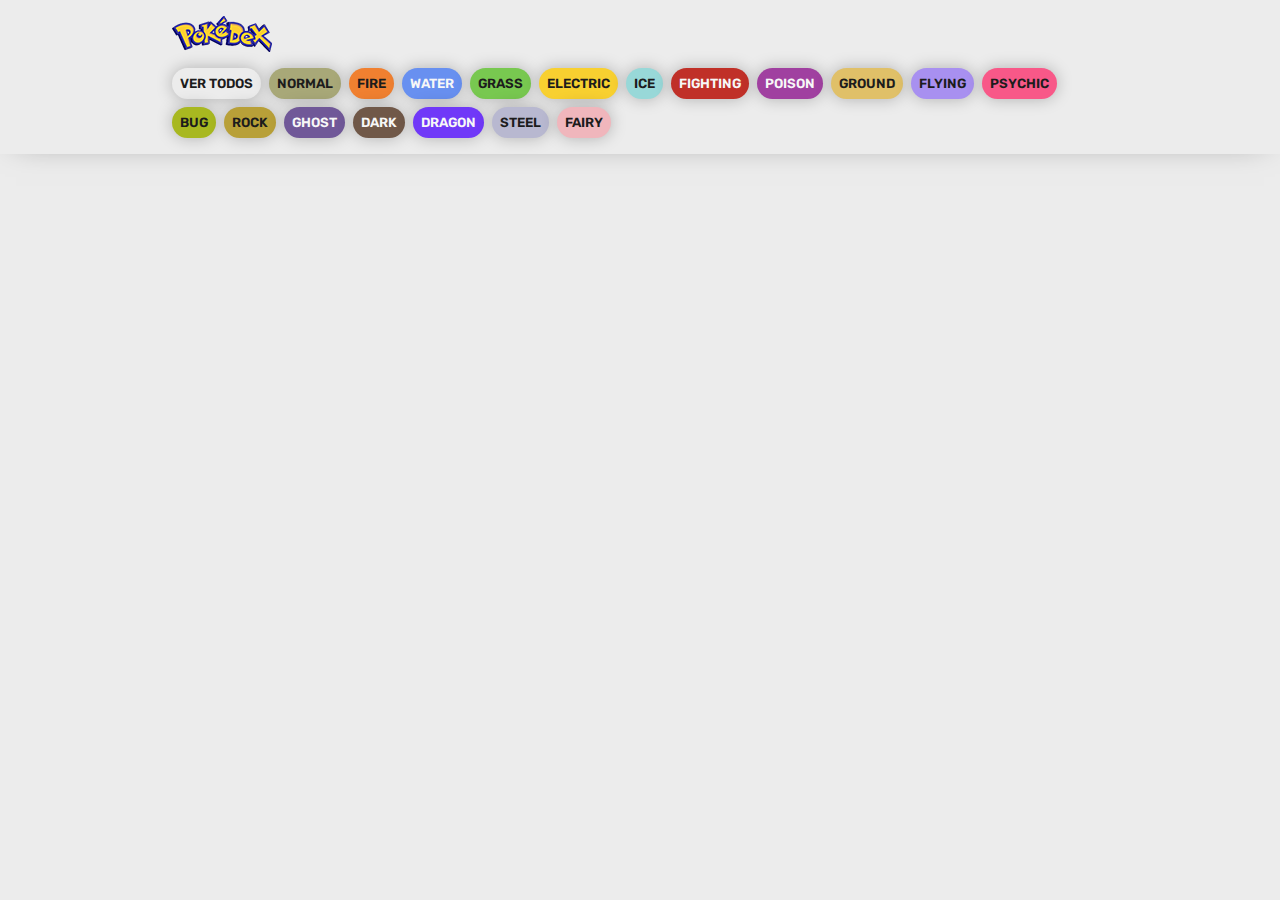
<file: pages/api_pokemon/index.html>
<!DOCTYPE html>
<html lang="es">
<head>
    <meta charset="UTF-8">
    <meta name="viewport" content="width=device-width, initial-scale=1.0">
    <link rel="stylesheet" href="main.css">
    <title>Pokedex | Api pokemon</title>
</head>
<body>
    <header>
        <nav class="nav">
            <img src="./img/logo.png" alt="Logo Pokédex">
            <ul class="nav-list">
                <li class="nav-item"><button class="btn btn-header" id="ver-todos">Ver todos</button></li> 
                <li class="nav-item"><button class="btn btn-header normal" id="normal">Normal</button></li>
                <li class="nav-item"><button class="btn btn-header fire" id="fire">Fire</button></li>
                <li class="nav-item"><button class="btn btn-header water" id="water">Water</button></li>
                <li class="nav-item"><button class="btn btn-header grass" id="grass">Grass</button></li>
                <li class="nav-item"><button class="btn btn-header electric" id="electric">Electric</button></li>
                <li class="nav-item"><button class="btn btn-header ice" id="ice">Ice</button></li>
                <li class="nav-item"><button class="btn btn-header fighting" id="fighting">Fighting</button></li>
                <li class="nav-item"><button class="btn btn-header poison" id="poison">Poison</button></li>
                <li class="nav-item"><button class="btn btn-header ground" id="ground">Ground</button></li>
                <li class="nav-item"><button class="btn btn-header flying" id="flying">Flying</button></li>
                <li class="nav-item"><button class="btn btn-header psychic" id="psychic">Psychic</button></li>
                <li class="nav-item"><button class="btn btn-header bug" id="bug">Bug</button></li>
                <li class="nav-item"><button class="btn btn-header rock" id="rock">Rock</button></li>
                <li class="nav-item"><button class="btn btn-header ghost" id="ghost">Ghost</button></li>
                <li class="nav-item"><button class="btn btn-header dark" id="dark">Dark</button></li>
                <li class="nav-item"><button class="btn btn-header dragon" id="dragon">Dragon</button></li>
                <li class="nav-item"><button class="btn btn-header steel" id="steel">Steel</button></li>
                <li class="nav-item"><button class="btn btn-header fairy" id="fairy">Fairy</button></li>
            </ul>
        </nav>
    </header>
    <main>
        
        <div id="todos">
            <div class="pokemon-todos" id="listaPokemon">
               
            </div>
        </div>

    </main>
    <script src="main.js"></script>
</body>
</html>
</file>
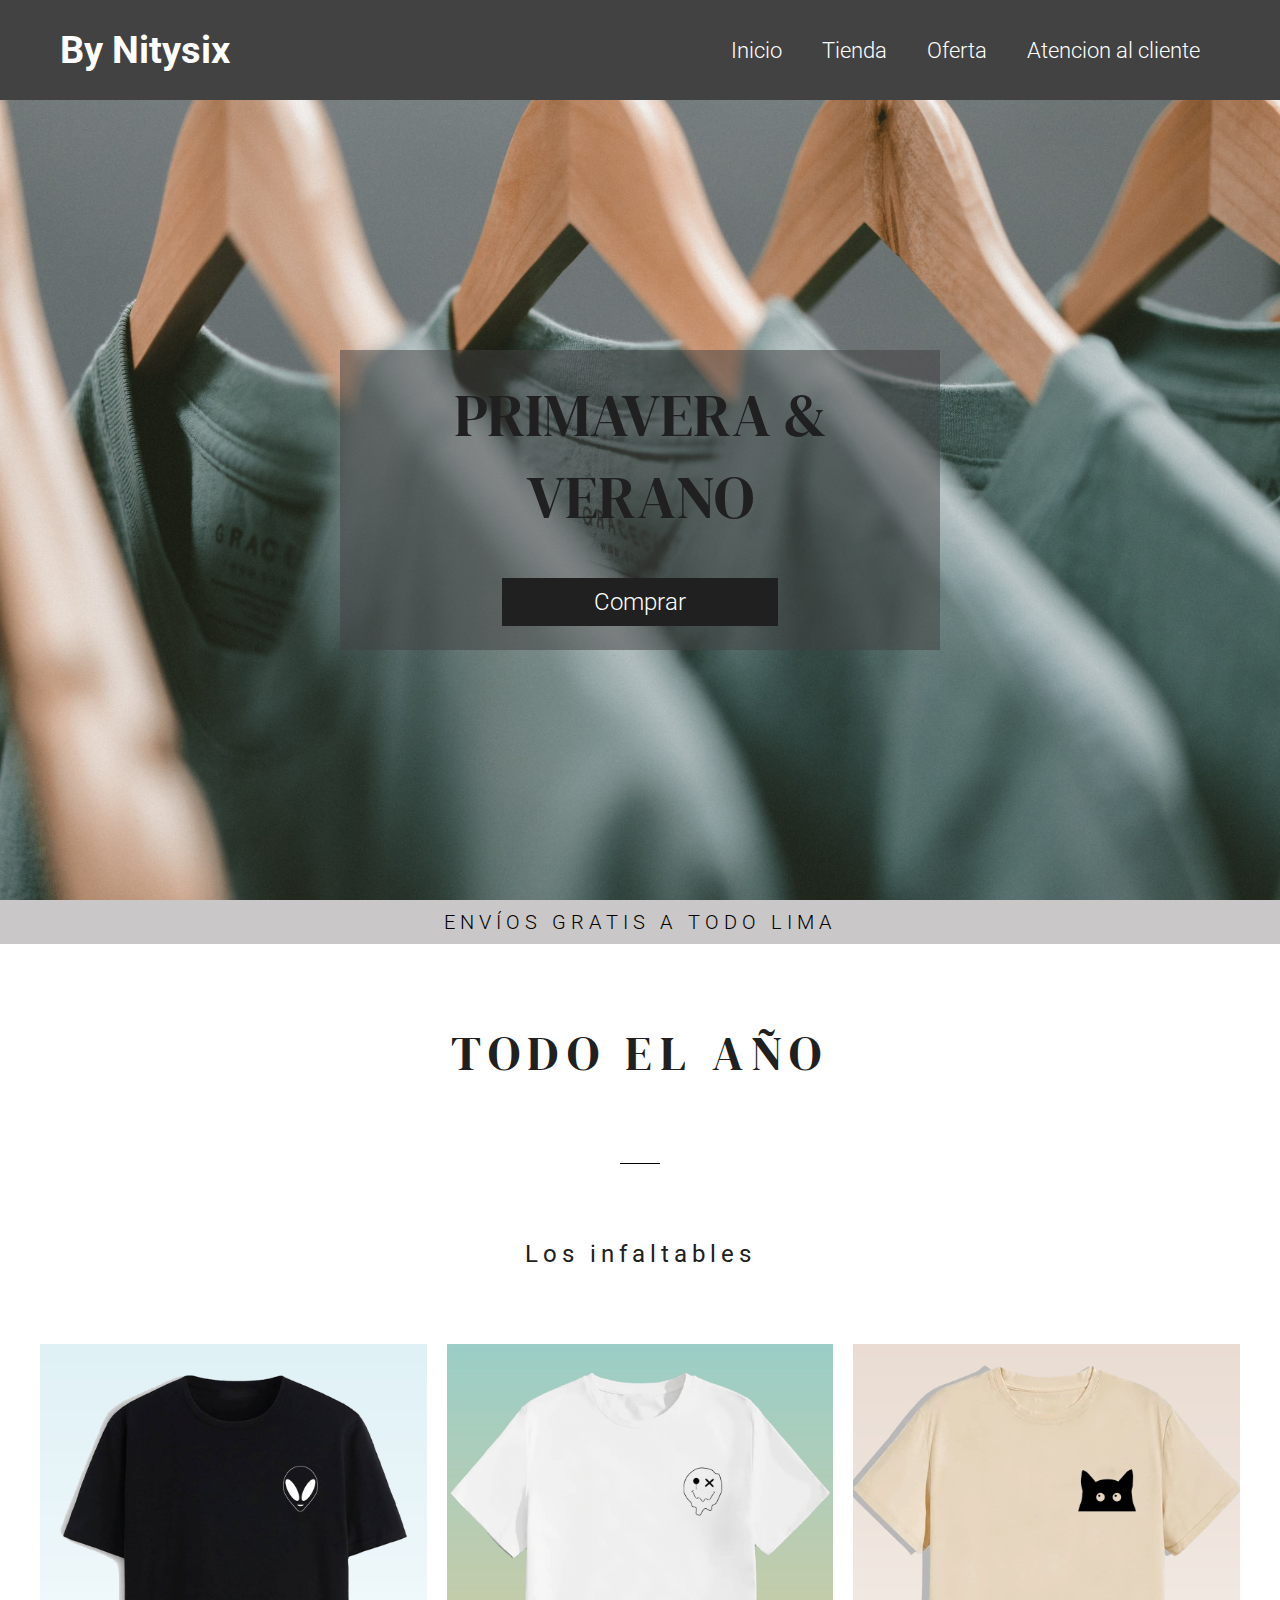
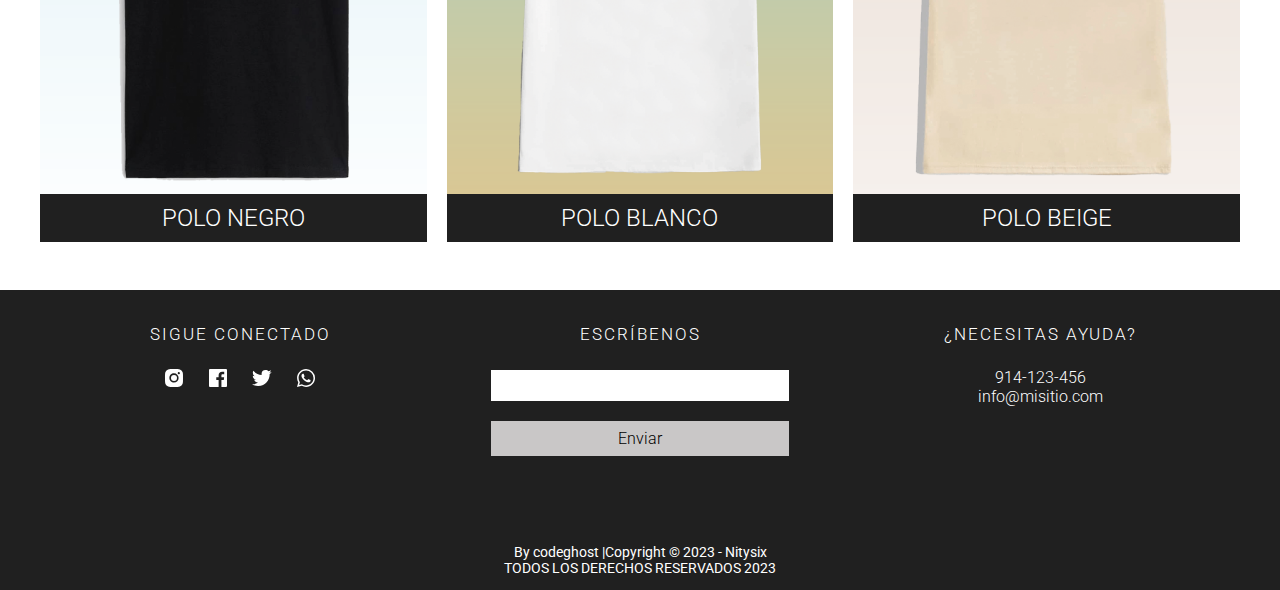
<file: pages/BYN6/index.html>
<!DOCTYPE html>
<html lang="es">
<head>
    <meta charset="UTF-8">
    <meta name="viewport" content="width=device-width, initial-scale=1.0">
    <link rel="stylesheet" href="style.css">
    <title>By Nitysix</title>
</head>
<body>
    <header class="header">
        <div class="contenedor">
            <div class="menu">
                <p class="logo">By Nitysix</p>
                <input type="checkbox" name="" id="menu">
                <label for="menu">
                    <img src="ico/menu.svg" class="menu-ico">
                </label>
                <nav class="navar">
                    <ul>
                        <li><a href="index.html">Inicio</a></li>
                        <li><a href="tienda.html">Tienda</a></li>
                        <li><a href="#">Oferta</a></li>
                        <li><a href="at_cliente.html">Atencion al cliente</a></li>
                    </ul>
                </nav>
                
            </div>
        </div>
    </header>
    <section class="slider">
        
            <diV class="txt-slider">
                <p>PRIMAVERA &<br>VERANO</p>
                <a class="comprar" href="tienda.html">Comprar</a>
            </div>
        
    </section>
    <section class="oferta">
        <div class="send">
            <p>ENVÍOS GRATIS A TODO LIMA</p>
        </div>
        <div class="contenedor">
            <div class="oferta_txt">
                <h3>TODO EL AÑO</h3>
                <div class="linea"></div>
                <p>Los infaltables</p>
            </div>
            <div class="cards">
                <div class="card">
                    <figure>
                        <img src="img/P4.png" alt="">
                    </figure>
                    <button>POLO NEGRO</button>
                </div>
                <div class="card">
                    <figure>
                        <img src="img/P1.png" alt="">
                    </figure>
                    <button>POLO BLANCO</button>
                </div>
                <div class="card">
                    <figure>
                        <img src="img/P6.png" alt="">
                    </figure>
                    <button>POLO BEIGE</button>
                </div>
            </div>
        </div>
    </section>
    <footer class="footer">
        <div class="contenedor foot_contert">
            <div class="footer-info">
                <div class="footer-social">
                    <p>SIGUE CONECTADO</p>
                    <ul>
                        <li><a href="#"><img src="ico/instagram.svg" alt=""></a></li>
                        <li><a href="#"><img src="ico/facebook.svg" alt=""></a></li>
                        <li><a href="#"><img src="ico/twitter.svg" alt=""></a></li>
                        <li><a href="#"><img src="ico/whatsapp.svg" alt=""></a></li>
                    </ul>
                </div>
                <div class="footer-contacto">
                    <p>ESCRÍBENOS</p>
                    <form action="">
                        <input type="email" name="" id="" class="email">
                        <input type="submit" value="Enviar" class="btn-enviar">
                    </form>
                </div>
                <div class="footer-tel">
                    <p>¿NECESITAS AYUDA?</p>
                    <a>914-123-456 <br>info@misitio.com</a>
                </div>
            </div>
            <div class="copy"><p>By codeghost |Copyright © 2023  - Nitysix <br> TODOS LOS DERECHOS RESERVADOS 2023</p></div>
        </div>
    </footer>
</body>
</html>
</file>
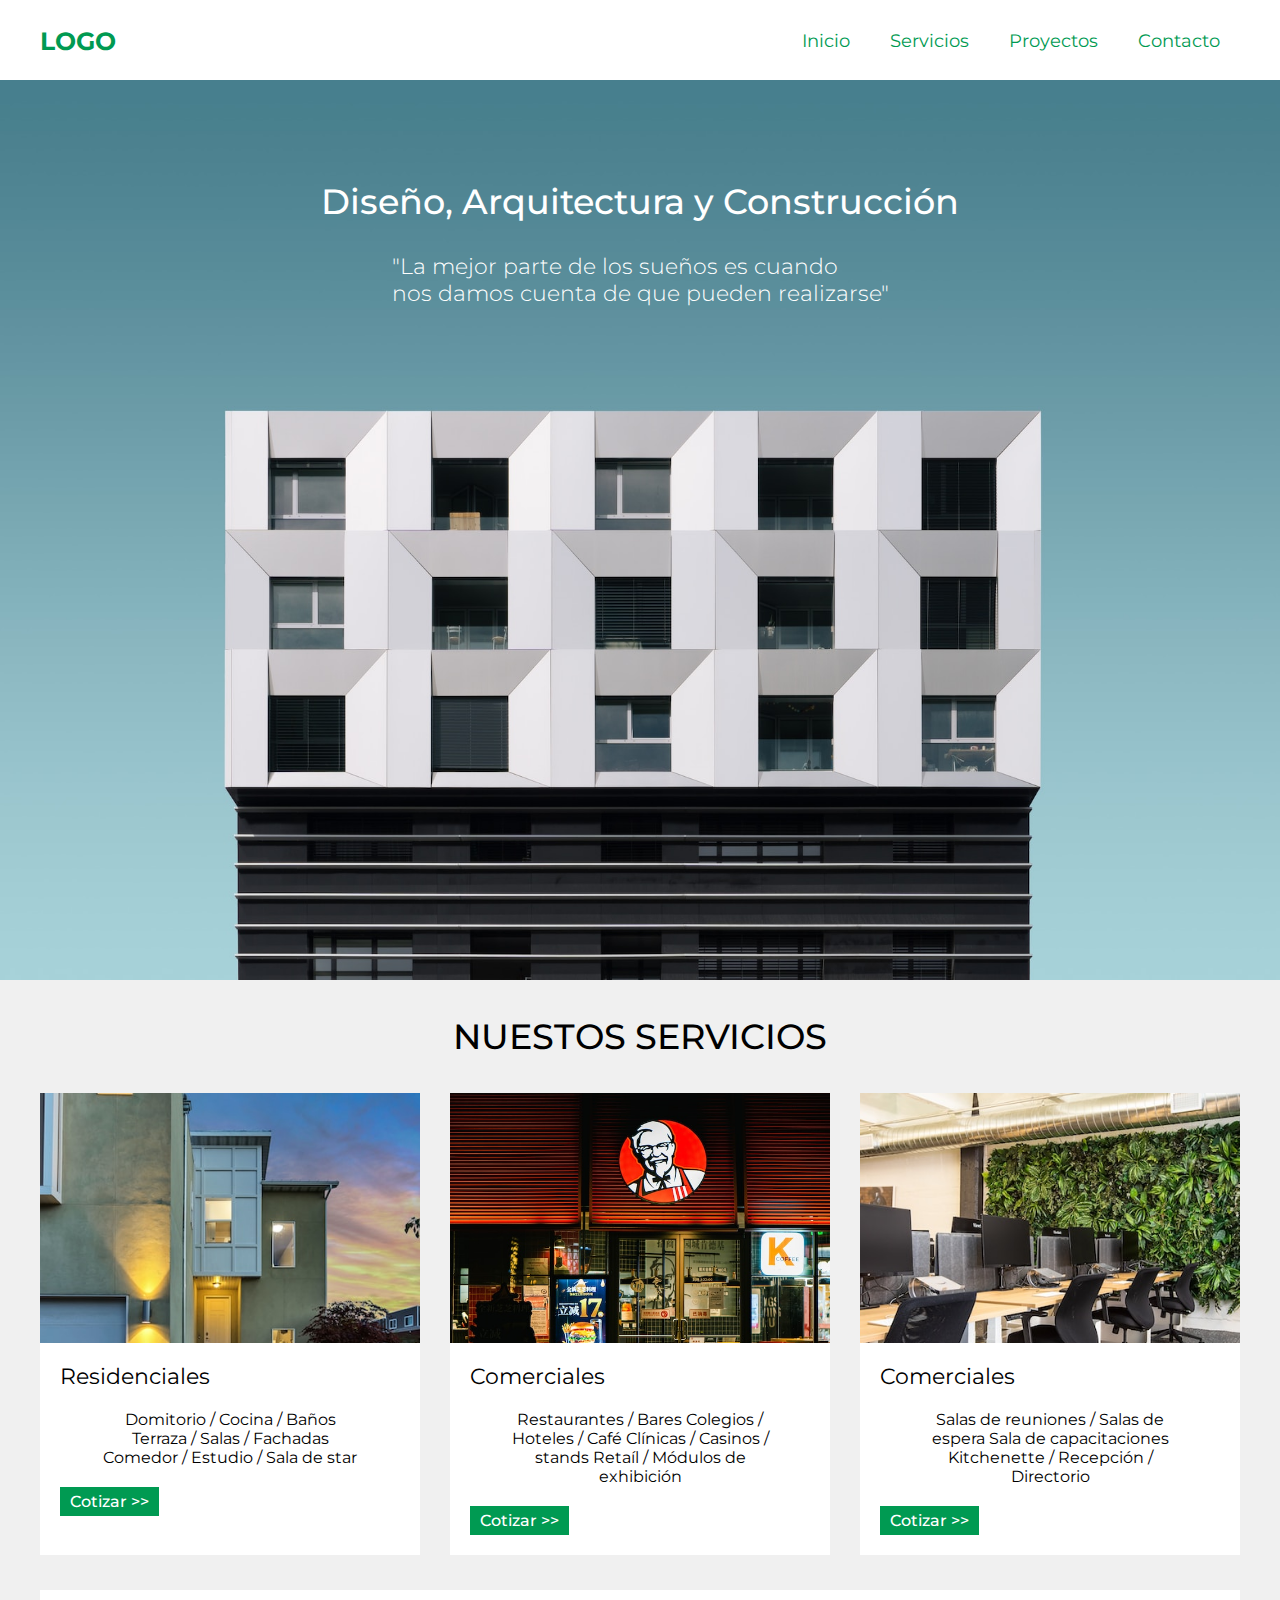
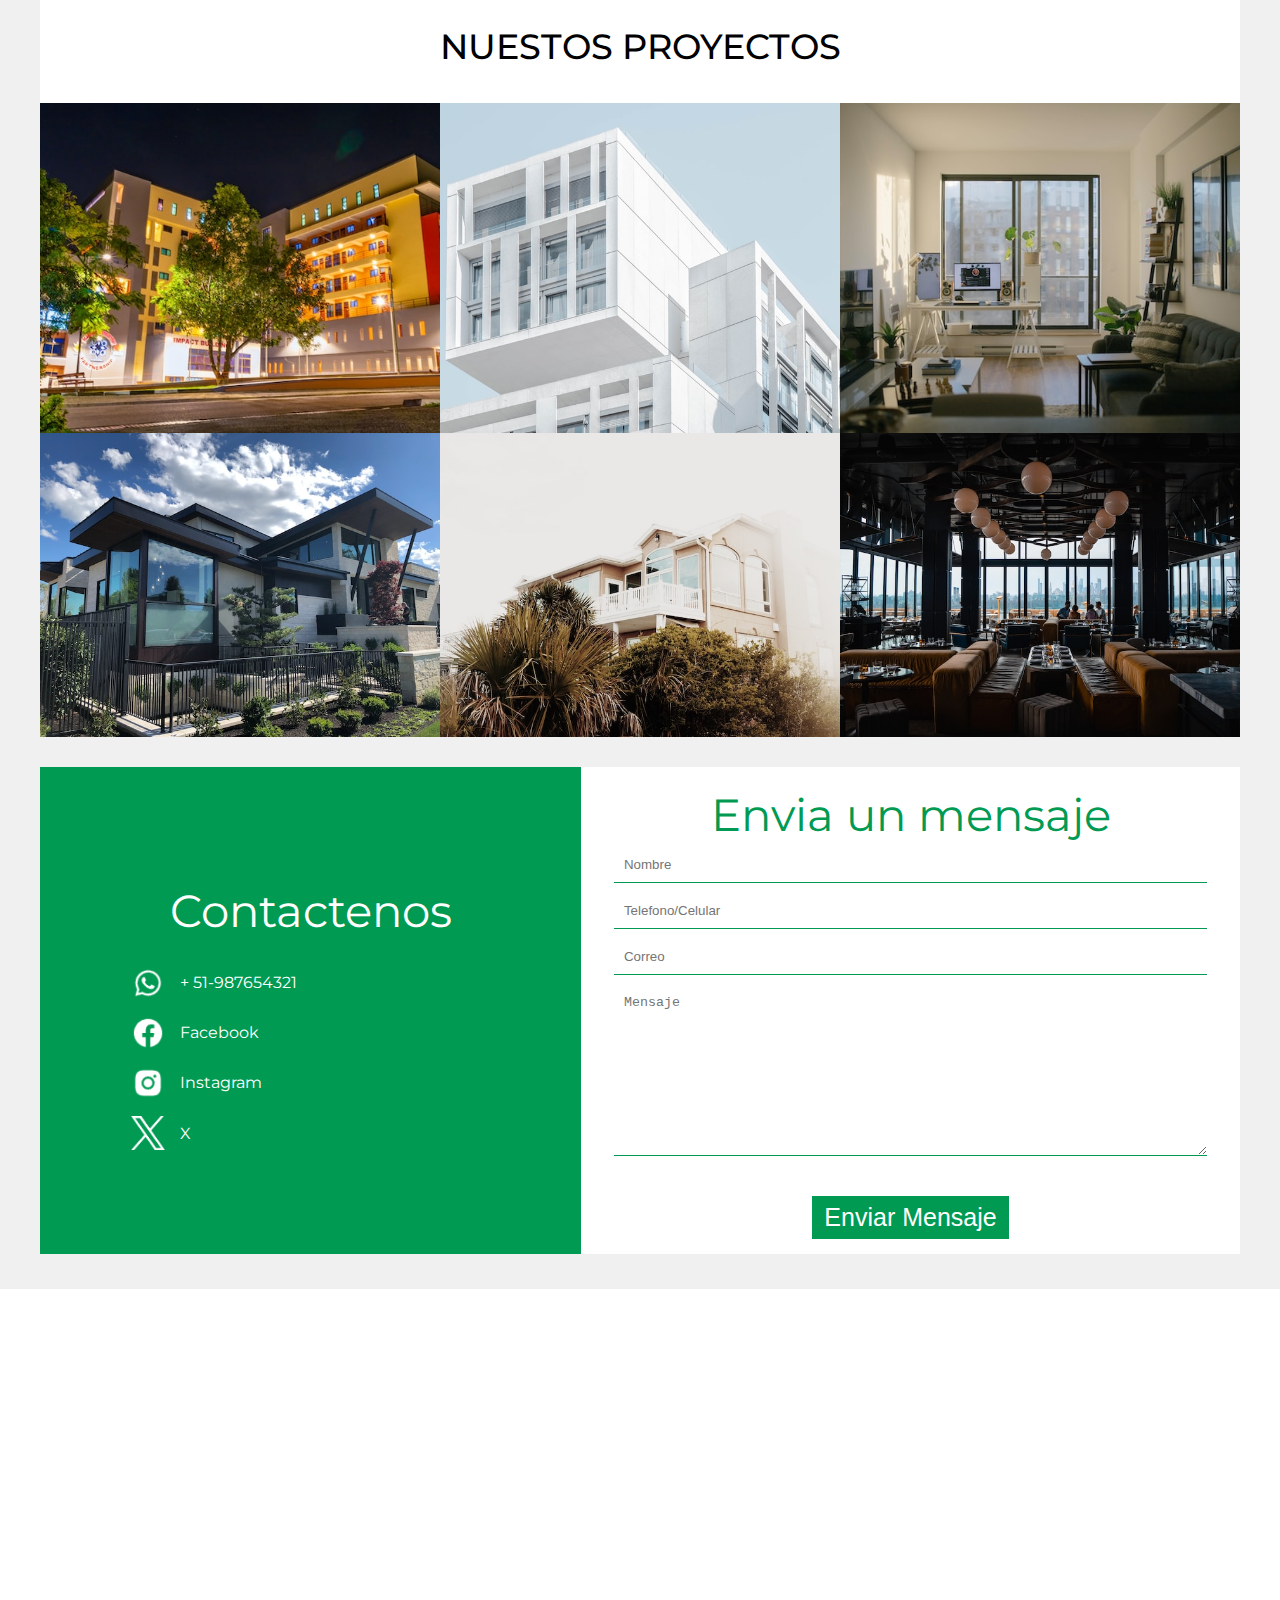
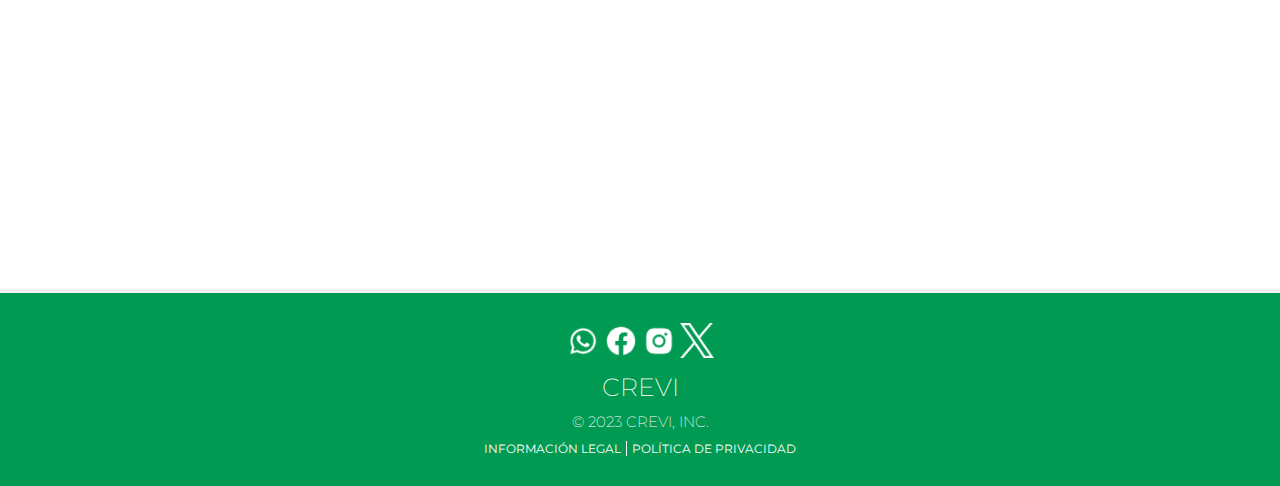
<file: pages/CREVI/index.html>
<!DOCTYPE html>
<html lang="es">
<head>
    <meta charset="UTF-8">
    <meta name="viewport" content="width=device-width, initial-scale=1.0">
    <link rel="stylesheet" href="estilos.css">
    <title>CREVI</title>
</head>
<body>
    <div class="content">
        <div class="menu container">
            <a href="index.html" class="logo">Logo</a>
            <input type="checkbox" name="" id="menu">
            <label for="menu">
                <img src="icon/menu.png" class="menu-icono" alt="">
            </label>

            <nav class="navar">
                <ul>
                    <li><a href="index.html">Inicio</a></li>
                    <li><a href="servicios.html">Servicios</a></li>
                    <li><a href="proyectos.html">Proyectos</a></li>
                    <li><a href="#contacto">Contacto</a></li>
                </ul>
            </nav>
        </div>
    </div>
    <div class="slider">
        <img src="images/slider.jpg" alt="Arquitectuta" class="img_slider">
        <div class="txt_slider container">
            <p class="txt_slider_g">Diseño, Arquitectura y Construcción</p>
            <p class="txt_slider_p">"La mejor parte de los sueños es cuando <br>nos damos cuenta de que pueden realizarse"</p>
        </div>
    </div>
    <section class="servicios container">
        
        <h3 class="text_servcios">NUESTOS SERVICIOS</h3>
        <div class="cards_comtent">
            <article class="card">
                <div class="cont_img_ser">
                    <img src="images/residencial.jpg" alt="Residenciales" class="img_card">
                </div>                
                <h4>Residenciales</h4>
                <p>
                    Domitorio / Cocina / Baños Terraza /
                    Salas / Fachadas Comedor / 
                    Estudio / Sala de star
                </p>
                <a href="#" class="btn_contiza">Cotizar >></a>
            </article>
            <article class="card">
                <div class="cont_img_ser">
                    <img src="images/comercial.jpg" alt="Comerciales" class="img_card">
                </div>
                <h4>Comerciales</h4>
                <P>
                    Restaurantes / Bares Colegios / 
                    Hoteles / Café Clínicas / Casinos / 
                    stands Retaíl / Módulos de exhibición
                </P>
                <a href="#" class="btn_contiza">Cotizar >></a>
            </article>
            <article class="card">
                <div class="cont_img_ser">
                    <img src="images/oficina.jpg" alt="Oficinas" class="img_card">
                </div>
                <h4>Comerciales</h4>
                <p>
                    Salas de reuniones / Salas de 
                    espera Sala de capacitaciones 
                    Kitchenette / Recepción / 
                    Directorio
                </p>
                <a href="#" class="btn_contiza">Cotizar >></a>
            </article>
        </div>
    </section>
    <section class="proyectos container ">
        <h3 class="text_proyectos">NUESTOS PROYECTOS</h3>
        <div class="targets">
            <div class="target">
                <img src="images/hostal_cent_ciudad.jpg" alt="">
                <a href="#">Hostal Centro de la ciudad</a>
            </div>
            <div class="target">
                <img src="images/apartamento.jpg" alt="">
                <a href="#">Apartamento ciudad Piura</a>
            </div>
            <div class="target">
                <img src="images/int_apart.jpg" alt="">
                <a href="#">Interior departamento</a>
            </div>
        </div>
        <div class="targets">
            <div class="target">
                <img src="images/casa_de_campo.jpg" alt="">
                <a href="#">Casa de campo Sullana</a>
            </div>
            <div class="target">
                <img src="images/casa_de_playa.jpg" alt="">
                <a href="#">Casa de Playa Organos</a>
            </div>
            <div class="target">
                <img src="images/restaurant_int.jpg" alt="">
                <a href="#">Interior Restaurant Lima</a>
            </div>
        </div>
    </section>
    <form class="container" id="contacto">
        <div class="info_contacto">
            <h3>Contactenos </h3>
            <ul>
                <li><a href="#"><img src="icon/whatsapp.png" alt="whatsapp">+ 51-987654321</a></li>
                <li><a href="#"><img src="icon/facebook.png" alt="facebook">Facebook</a></li>
                <li><a href="#"><img src="icon/instagram.png" alt="instagram">Instagram</a></li>
                <li><a href="#"><img src="icon/x.png" alt="x">X</a></li>
            </ul>
        </div>
        <div class="box_contacto">
            <h3>Envia un mensaje</h3>
            <div class="cont_inputs">
                <input type="text" placeholder="Nombre" class="input_txt">
                <input type="tel" name="" id="" placeholder="Telefono/Celular" class="input_txt">
                <input type="email" name="" id="" placeholder="Correo" class="input_txt">
                <textarea name="" id="" cols="30" rows="10" placeholder="Mensaje" class="input_txt"></textarea>
                <input type="submit" value="Enviar Mensaje" class="btn_enviar">
            </div>
        </div>
    </form>
    <div class="maps">
        <iframe src="https://www.google.com/maps/embed?pb=!1m18!1m12!1m3!1d15607.23476761323!2d-77.03610642894286!3d-12.056680098992986!2m3!1f0!2f0!3f0!3m2!1i1024!2i768!4f13.1!3m3!1m2!1s0x9105c8c108863d3f%3A0x8fe305ea2ef86a7a!2sMuseo%20de%20Arte%20de%20Lima%20-%20MALI!5e0!3m2!1ses-419!2spe!4v1694944442828!5m2!1ses-419!2spe"" style="border:0;" allowfullscreen="" loading="lazy" referrerpolicy="no-referrer-when-downgrade"></iframe>

    </div>
    <footer>     
            <div class="foot">
                <div class="footer_social">
                    <a href="#"><img src="icon/whatsapp.png" alt="whatsapp""></a>
                    <a href="#"><img src="icon/facebook.png" alt="facebook""></a>
                    <a href="#"><img src="icon/instagram.png" alt="instagram""></a>
                    <a href="#"><img src="icon/x.png" alt="x"></a>
                </div>
                
                <p class="footer_logo">CREVI</p>
                <p class="Foot_copy">&copy; 2023 Crevi, Inc.</p>
                <div class="politicas">
                    <a href="#" class = "legal">Información legal</a>
                    <a href="#" class = "privacidad">Política de privacidad</a>
                </div>
                
            </div>        
    </footer>
</body>
</html>
</file>
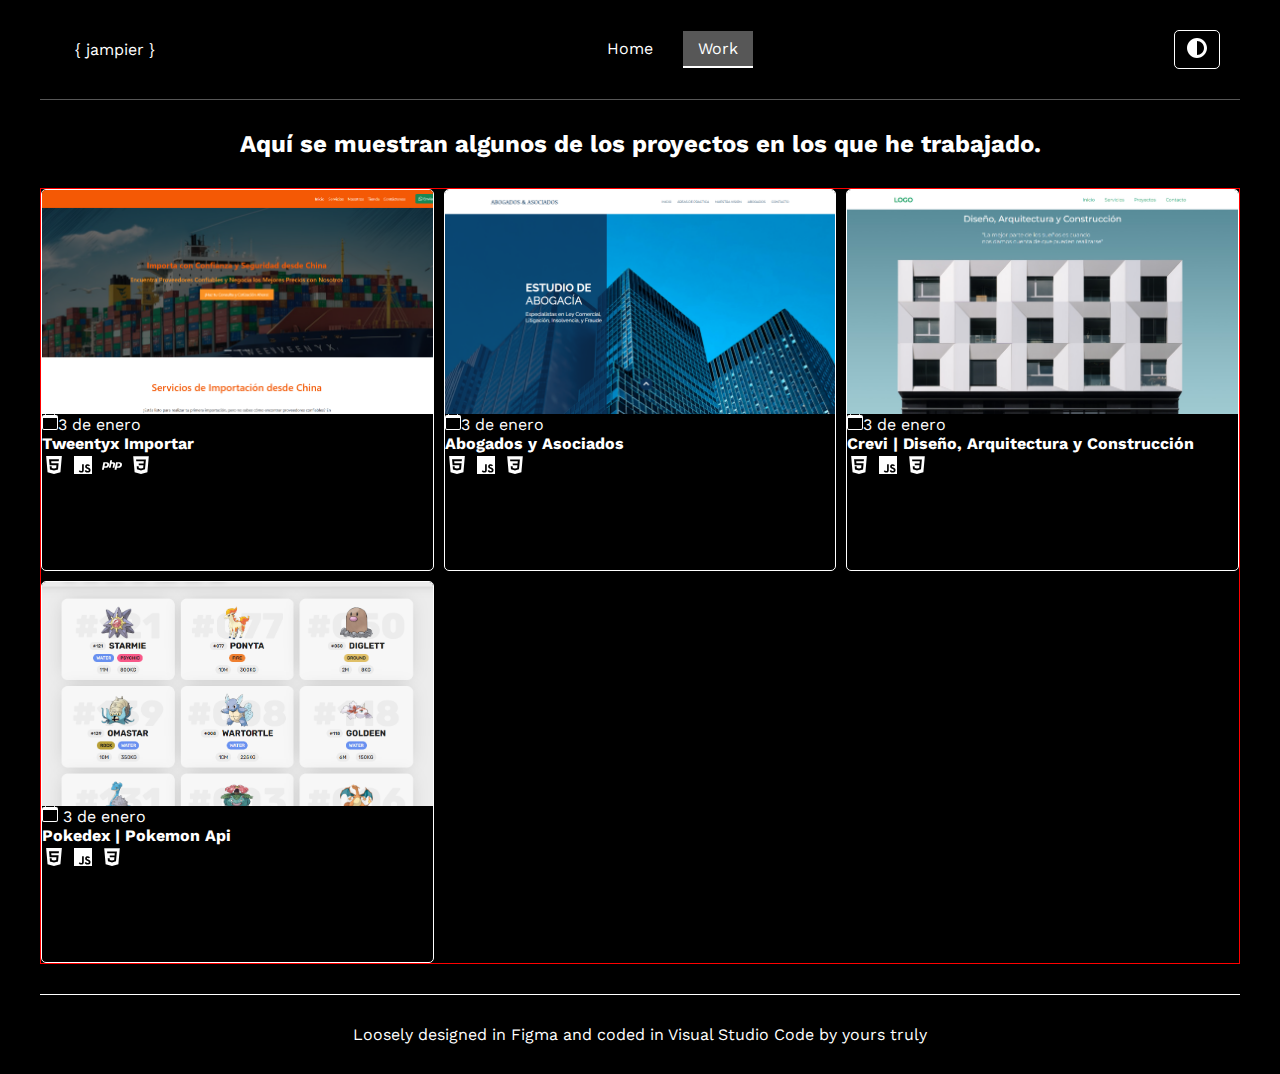
<file: proyectos.html>
<!DOCTYPE html>
<html lang="es">
  <head>
    <meta charset="UTF-8" />
    <meta name="viewport" content="width=device-width, initial-scale=1.0" />
    <title>Proyectos</title>
    <link rel="stylesheet" href="main.css" />
    <link rel="stylesheet" href="responsive.css" />
    <link rel="stylesheet" href="proyectos.css" />
  </head>
  <body>
    <div class="container">
      <nav class="navbar">
        <div class="logo">
          <a href="#"> { jampier }</a>
        </div>
        <div class="menu">
          <a href="index.html" id="home">Home</a>
          <a href="#work" class="active">Work</a>
        </div>
        <div class="hamburger" onclick="toggleMenu()">
          <div></div>
          <div></div>
          <div></div>
        </div>
        <button class="theme-toggle" onclick="toggleTheme()">
          <svg
            xmlns="http://www.w3.org/2000/svg"
            width="24"
            height="24"
            viewBox="0 0 24 24"
            fill="currentColor"
            ;
          >
            <path
              d="M12 2C6.579 2 2 6.58 2 12s4.579 10 10 10 10-4.58 10-10S17.421 2 12 2zm0 17V5c3.829 0 7 3.169 7 7 0 3.828-3.171 7-7 7z"
            ></path>
          </svg>
        </button>
      </nav>
      <h2 class="title">
        Aquí se muestran algunos de los proyectos en los que he trabajado.
      </h2>
      <!-- seccion de cards proyectos -->
      <section class="container_proyectos">
        <a class="card" href="https://tweentyx.com/">
          <figure class="cont_img">
            <img src="img/tweentyx.png" alt="imagen de proyecto tweentyx" />
          </figure>
          <div class="body_card">
            <p class="fecha_proyecto">
              <span
                ><svg
                  xmlns="http://www.w3.org/2000/svg"
                  width="16"
                  height="16"
                  fill="currentColor"
                  class="bi bi-calendar"
                  viewBox="0 0 16 16"
                >
                  <path
                    d="M3.5 0a.5.5 0 0 1 .5.5V1h8V.5a.5.5 0 0 1 1 0V1h1a2 2 0 0 1 2 2v11a2 2 0 0 1-2 2H2a2 2 0 0 1-2-2V3a2 2 0 0 1 2-2h1V.5a.5.5 0 0 1 .5-.5M1 4v10a1 1 0 0 0 1 1h12a1 1 0 0 0 1-1V4z"
                  /></svg></span
              >3 de enero
            </p>
            <h4 class="title_proyecto">Tweentyx Importar</h4>
            <div class="tecnologias">
              <span>
                <svg
                  xmlns="http://www.w3.org/2000/svg"
                  width="24"
                  height="24"
                  viewBox="0 0 24 24"
                  fill="currentColor"
                  ;=""
                >
                  <path
                    d="M4.136 3.012h15.729l-1.431 16.15-6.451 1.826-6.414-1.826-1.433-16.15zm5.266 7.302-.173-2.035 7.533.002.173-1.963-9.87-.002.522 5.998h6.835l-.243 2.566-2.179.602-2.214-.605-.141-1.58H7.691l.247 3.123L12 17.506l4.028-1.08.558-6.111H9.402v-.001z"
                  ></path>
                </svg>
              </span>
              <span>
                <svg
                  xmlns="http://www.w3.org/2000/svg"
                  width="24"
                  height="24"
                  viewBox="0 0 24 24"
                  fill="currentColor"
                  ;=""
                >
                  <path
                    d="M3 3h18v18H3V3zm16.525 13.707c-.131-.821-.666-1.511-2.252-2.155-.552-.259-1.165-.438-1.349-.854-.068-.248-.078-.382-.034-.529.113-.484.687-.629 1.137-.495.293.09.563.315.732.676.775-.507.775-.507 1.316-.844-.203-.314-.304-.451-.439-.586-.473-.528-1.103-.798-2.126-.775l-.528.067c-.507.124-.991.395-1.283.754-.855.968-.608 2.655.427 3.354 1.023.765 2.521.933 2.712 1.653.18.878-.652 1.159-1.475 1.058-.607-.136-.945-.439-1.316-1.002l-1.372.788c.157.359.337.517.607.832 1.305 1.316 4.568 1.249 5.153-.754.021-.067.18-.528.056-1.237l.034.049zm-6.737-5.434h-1.686c0 1.453-.007 2.898-.007 4.354 0 .924.047 1.772-.104 2.033-.247.517-.886.451-1.175.359-.297-.146-.448-.349-.623-.641-.047-.078-.082-.146-.095-.146l-1.368.844c.229.473.563.879.994 1.137.641.383 1.502.507 2.404.305.588-.17 1.095-.519 1.358-1.059.384-.697.302-1.553.299-2.509.008-1.541 0-3.083 0-4.635l.003-.042z"
                  ></path>
                </svg>
              </span>
              <span>
                <svg
                  xmlns="http://www.w3.org/2000/svg"
                  width="24"
                  height="24"
                  viewBox="0 0 24 24"
                  fill="currentColor"
                  ;=""
                >
                  <path
                    d="M2.15 16.78h1.57a.14.14 0 0 0 .14-.12l.35-1.82h1.22a4.88 4.88 0 0 0 1.51-.2A2.79 2.79 0 0 0 8 14a3.18 3.18 0 0 0 .67-.85 3.43 3.43 0 0 0 .36-1 2.43 2.43 0 0 0-.41-2.16 2.64 2.64 0 0 0-2.09-.78h-3a.16.16 0 0 0-.15.13L2 16.6a.19.19 0 0 0 0 .13.17.17 0 0 0 .15.05zM5 10.62h1a1.45 1.45 0 0 1 1.08.29c.17.18.2.52.11 1a1.81 1.81 0 0 1-.57 1.12 2.17 2.17 0 0 1-1.33.33h-.8zm9.8-.95a2.7 2.7 0 0 0-1.88-.51h-1.19l.33-1.76a.15.15 0 0 0 0-.13.16.16 0 0 0-.11 0h-1.57a.14.14 0 0 0-.14.12l-1.38 7.27a.13.13 0 0 0 0 .12.13.13 0 0 0 .11.06h1.54a.14.14 0 0 0 .14-.13l.77-4.07h1.11c.45 0 .61.1.66.16a.81.81 0 0 1 0 .62l-.61 3.24a.13.13 0 0 0 0 .12.14.14 0 0 0 .11.06h1.56a.16.16 0 0 0 .15-.13l.64-3.4a1.7 1.7 0 0 0-.24-1.64zm4.52-.51h-3.13a.14.14 0 0 0-.15.13l-1.46 7.31a.16.16 0 0 0 0 .13.14.14 0 0 0 .11.05h1.63a.14.14 0 0 0 .15-.12l.37-1.82h1.27a5.28 5.28 0 0 0 1.56-.2 3 3 0 0 0 1.18-.64 3.31 3.31 0 0 0 .7-.85 3.45 3.45 0 0 0 .37-1 2.38 2.38 0 0 0-.42-2.16 2.81 2.81 0 0 0-2.18-.83zm.62 2.77a1.83 1.83 0 0 1-.6 1.12 2.28 2.28 0 0 1-1.37.33h-.8l.54-2.76h1a1.6 1.6 0 0 1 1.13.29c.16.18.16.52.1 1.02z"
                  ></path>
                </svg>
              </span>
              <span>
                <svg
                  xmlns="http://www.w3.org/2000/svg"
                  width="24"
                  height="24"
                  viewBox="0 0 24 24"
                  fill="currentColor"
                  ;
                >
                  <path
                    d="M4.192 3.143h15.615l-1.42 16.034-6.404 1.812-6.369-1.813L4.192 3.143zM16.9 6.424l-9.8-.002.158 1.949 7.529.002-.189 2.02H9.66l.179 1.913h4.597l-.272 2.62-2.164.598-2.197-.603-.141-1.569h-1.94l.216 2.867L12 17.484l3.995-1.137.905-9.923z"
                  ></path>
                </svg>
              </span>
            </div>
          </div>
        </a>
        <a class="card" href="pages/Abogados/index.html">
          <figure class="cont_img">
            <img src="img/abogados.png" alt="imagen de proyecto abogados" />
          </figure>
          <div class="body_card">
            <p class="fecha_proyecto">
              <span
                ><svg
                  xmlns="http://www.w3.org/2000/svg"
                  width="16"
                  height="16"
                  fill="currentColor"
                  class="bi bi-calendar"
                  viewBox="0 0 16 16"
                >
                  <path
                    d="M3.5 0a.5.5 0 0 1 .5.5V1h8V.5a.5.5 0 0 1 1 0V1h1a2 2 0 0 1 2 2v11a2 2 0 0 1-2 2H2a2 2 0 0 1-2-2V3a2 2 0 0 1 2-2h1V.5a.5.5 0 0 1 .5-.5M1 4v10a1 1 0 0 0 1 1h12a1 1 0 0 0 1-1V4z"
                  /></svg></span
              >3 de enero
            </p>
            <h4 class="title_proyecto">Abogados y Asociados</h4>
            <div class="tecnologias">
              <span>
                <svg
                  xmlns="http://www.w3.org/2000/svg"
                  width="24"
                  height="24"
                  viewBox="0 0 24 24"
                  fill="currentColor"
                  ;=""
                >
                  <path
                    d="M4.136 3.012h15.729l-1.431 16.15-6.451 1.826-6.414-1.826-1.433-16.15zm5.266 7.302-.173-2.035 7.533.002.173-1.963-9.87-.002.522 5.998h6.835l-.243 2.566-2.179.602-2.214-.605-.141-1.58H7.691l.247 3.123L12 17.506l4.028-1.08.558-6.111H9.402v-.001z"
                  ></path>
                </svg>
              </span>
              <span>
                <svg
                  xmlns="http://www.w3.org/2000/svg"
                  width="24"
                  height="24"
                  viewBox="0 0 24 24"
                  fill="currentColor"
                  ;=""
                >
                  <path
                    d="M3 3h18v18H3V3zm16.525 13.707c-.131-.821-.666-1.511-2.252-2.155-.552-.259-1.165-.438-1.349-.854-.068-.248-.078-.382-.034-.529.113-.484.687-.629 1.137-.495.293.09.563.315.732.676.775-.507.775-.507 1.316-.844-.203-.314-.304-.451-.439-.586-.473-.528-1.103-.798-2.126-.775l-.528.067c-.507.124-.991.395-1.283.754-.855.968-.608 2.655.427 3.354 1.023.765 2.521.933 2.712 1.653.18.878-.652 1.159-1.475 1.058-.607-.136-.945-.439-1.316-1.002l-1.372.788c.157.359.337.517.607.832 1.305 1.316 4.568 1.249 5.153-.754.021-.067.18-.528.056-1.237l.034.049zm-6.737-5.434h-1.686c0 1.453-.007 2.898-.007 4.354 0 .924.047 1.772-.104 2.033-.247.517-.886.451-1.175.359-.297-.146-.448-.349-.623-.641-.047-.078-.082-.146-.095-.146l-1.368.844c.229.473.563.879.994 1.137.641.383 1.502.507 2.404.305.588-.17 1.095-.519 1.358-1.059.384-.697.302-1.553.299-2.509.008-1.541 0-3.083 0-4.635l.003-.042z"
                  ></path>
                </svg>
              </span>
              <!-- <span>
                <svg
                  xmlns="http://www.w3.org/2000/svg"
                  width="24"
                  height="24"
                  viewBox="0 0 24 24"
                  fill="currentColor"
                  ;=""
                >
                  <path
                    d="M2.15 16.78h1.57a.14.14 0 0 0 .14-.12l.35-1.82h1.22a4.88 4.88 0 0 0 1.51-.2A2.79 2.79 0 0 0 8 14a3.18 3.18 0 0 0 .67-.85 3.43 3.43 0 0 0 .36-1 2.43 2.43 0 0 0-.41-2.16 2.64 2.64 0 0 0-2.09-.78h-3a.16.16 0 0 0-.15.13L2 16.6a.19.19 0 0 0 0 .13.17.17 0 0 0 .15.05zM5 10.62h1a1.45 1.45 0 0 1 1.08.29c.17.18.2.52.11 1a1.81 1.81 0 0 1-.57 1.12 2.17 2.17 0 0 1-1.33.33h-.8zm9.8-.95a2.7 2.7 0 0 0-1.88-.51h-1.19l.33-1.76a.15.15 0 0 0 0-.13.16.16 0 0 0-.11 0h-1.57a.14.14 0 0 0-.14.12l-1.38 7.27a.13.13 0 0 0 0 .12.13.13 0 0 0 .11.06h1.54a.14.14 0 0 0 .14-.13l.77-4.07h1.11c.45 0 .61.1.66.16a.81.81 0 0 1 0 .62l-.61 3.24a.13.13 0 0 0 0 .12.14.14 0 0 0 .11.06h1.56a.16.16 0 0 0 .15-.13l.64-3.4a1.7 1.7 0 0 0-.24-1.64zm4.52-.51h-3.13a.14.14 0 0 0-.15.13l-1.46 7.31a.16.16 0 0 0 0 .13.14.14 0 0 0 .11.05h1.63a.14.14 0 0 0 .15-.12l.37-1.82h1.27a5.28 5.28 0 0 0 1.56-.2 3 3 0 0 0 1.18-.64 3.31 3.31 0 0 0 .7-.85 3.45 3.45 0 0 0 .37-1 2.38 2.38 0 0 0-.42-2.16 2.81 2.81 0 0 0-2.18-.83zm.62 2.77a1.83 1.83 0 0 1-.6 1.12 2.28 2.28 0 0 1-1.37.33h-.8l.54-2.76h1a1.6 1.6 0 0 1 1.13.29c.16.18.16.52.1 1.02z"
                  ></path>
                </svg>
              </span> -->
              <span>
                <svg
                  xmlns="http://www.w3.org/2000/svg"
                  width="24"
                  height="24"
                  viewBox="0 0 24 24"
                  fill="currentColor"
                  ;
                >
                  <path
                    d="M4.192 3.143h15.615l-1.42 16.034-6.404 1.812-6.369-1.813L4.192 3.143zM16.9 6.424l-9.8-.002.158 1.949 7.529.002-.189 2.02H9.66l.179 1.913h4.597l-.272 2.62-2.164.598-2.197-.603-.141-1.569h-1.94l.216 2.867L12 17.484l3.995-1.137.905-9.923z"
                  ></path>
                </svg>
              </span>
            </div>
          </div>
        </a>
        <a class="card" href="pages/CREVI/index.html">
          <figure class="cont_img">
            <img src="img/cervi.png" alt="imagen de proyecto cervi" />
          </figure>
          <div class="body_card">
            <p class="fecha_proyecto">
              <span
                ><svg
                  xmlns="http://www.w3.org/2000/svg"
                  width="16"
                  height="16"
                  fill="currentColor"
                  class="bi bi-calendar"
                  viewBox="0 0 16 16"
                >
                  <path
                    d="M3.5 0a.5.5 0 0 1 .5.5V1h8V.5a.5.5 0 0 1 1 0V1h1a2 2 0 0 1 2 2v11a2 2 0 0 1-2 2H2a2 2 0 0 1-2-2V3a2 2 0 0 1 2-2h1V.5a.5.5 0 0 1 .5-.5M1 4v10a1 1 0 0 0 1 1h12a1 1 0 0 0 1-1V4z"
                  /></svg></span
              >3 de enero
            </p>
            <h4 class="title_proyecto">
              Crevi | Diseño, Arquitectura y Construcción
            </h4>
            <div class="tecnologias">
              <span>
                <svg
                  xmlns="http://www.w3.org/2000/svg"
                  width="24"
                  height="24"
                  viewBox="0 0 24 24"
                  fill="currentColor"
                  ;=""
                >
                  <path
                    d="M4.136 3.012h15.729l-1.431 16.15-6.451 1.826-6.414-1.826-1.433-16.15zm5.266 7.302-.173-2.035 7.533.002.173-1.963-9.87-.002.522 5.998h6.835l-.243 2.566-2.179.602-2.214-.605-.141-1.58H7.691l.247 3.123L12 17.506l4.028-1.08.558-6.111H9.402v-.001z"
                  ></path>
                </svg>
              </span>
              <span>
                <svg
                  xmlns="http://www.w3.org/2000/svg"
                  width="24"
                  height="24"
                  viewBox="0 0 24 24"
                  fill="currentColor"
                  ;=""
                >
                  <path
                    d="M3 3h18v18H3V3zm16.525 13.707c-.131-.821-.666-1.511-2.252-2.155-.552-.259-1.165-.438-1.349-.854-.068-.248-.078-.382-.034-.529.113-.484.687-.629 1.137-.495.293.09.563.315.732.676.775-.507.775-.507 1.316-.844-.203-.314-.304-.451-.439-.586-.473-.528-1.103-.798-2.126-.775l-.528.067c-.507.124-.991.395-1.283.754-.855.968-.608 2.655.427 3.354 1.023.765 2.521.933 2.712 1.653.18.878-.652 1.159-1.475 1.058-.607-.136-.945-.439-1.316-1.002l-1.372.788c.157.359.337.517.607.832 1.305 1.316 4.568 1.249 5.153-.754.021-.067.18-.528.056-1.237l.034.049zm-6.737-5.434h-1.686c0 1.453-.007 2.898-.007 4.354 0 .924.047 1.772-.104 2.033-.247.517-.886.451-1.175.359-.297-.146-.448-.349-.623-.641-.047-.078-.082-.146-.095-.146l-1.368.844c.229.473.563.879.994 1.137.641.383 1.502.507 2.404.305.588-.17 1.095-.519 1.358-1.059.384-.697.302-1.553.299-2.509.008-1.541 0-3.083 0-4.635l.003-.042z"
                  ></path>
                </svg>
              </span>
              <!-- <span>
                <svg
                  xmlns="http://www.w3.org/2000/svg"
                  width="24"
                  height="24"
                  viewBox="0 0 24 24"
                  fill="currentColor"
                  ;=""
                >
                  <path
                    d="M2.15 16.78h1.57a.14.14 0 0 0 .14-.12l.35-1.82h1.22a4.88 4.88 0 0 0 1.51-.2A2.79 2.79 0 0 0 8 14a3.18 3.18 0 0 0 .67-.85 3.43 3.43 0 0 0 .36-1 2.43 2.43 0 0 0-.41-2.16 2.64 2.64 0 0 0-2.09-.78h-3a.16.16 0 0 0-.15.13L2 16.6a.19.19 0 0 0 0 .13.17.17 0 0 0 .15.05zM5 10.62h1a1.45 1.45 0 0 1 1.08.29c.17.18.2.52.11 1a1.81 1.81 0 0 1-.57 1.12 2.17 2.17 0 0 1-1.33.33h-.8zm9.8-.95a2.7 2.7 0 0 0-1.88-.51h-1.19l.33-1.76a.15.15 0 0 0 0-.13.16.16 0 0 0-.11 0h-1.57a.14.14 0 0 0-.14.12l-1.38 7.27a.13.13 0 0 0 0 .12.13.13 0 0 0 .11.06h1.54a.14.14 0 0 0 .14-.13l.77-4.07h1.11c.45 0 .61.1.66.16a.81.81 0 0 1 0 .62l-.61 3.24a.13.13 0 0 0 0 .12.14.14 0 0 0 .11.06h1.56a.16.16 0 0 0 .15-.13l.64-3.4a1.7 1.7 0 0 0-.24-1.64zm4.52-.51h-3.13a.14.14 0 0 0-.15.13l-1.46 7.31a.16.16 0 0 0 0 .13.14.14 0 0 0 .11.05h1.63a.14.14 0 0 0 .15-.12l.37-1.82h1.27a5.28 5.28 0 0 0 1.56-.2 3 3 0 0 0 1.18-.64 3.31 3.31 0 0 0 .7-.85 3.45 3.45 0 0 0 .37-1 2.38 2.38 0 0 0-.42-2.16 2.81 2.81 0 0 0-2.18-.83zm.62 2.77a1.83 1.83 0 0 1-.6 1.12 2.28 2.28 0 0 1-1.37.33h-.8l.54-2.76h1a1.6 1.6 0 0 1 1.13.29c.16.18.16.52.1 1.02z"
                  ></path>
                </svg>
              </span> -->
              <span>
                <svg
                  xmlns="http://www.w3.org/2000/svg"
                  width="24"
                  height="24"
                  viewBox="0 0 24 24"
                  fill="currentColor"
                  ;
                >
                  <path
                    d="M4.192 3.143h15.615l-1.42 16.034-6.404 1.812-6.369-1.813L4.192 3.143zM16.9 6.424l-9.8-.002.158 1.949 7.529.002-.189 2.02H9.66l.179 1.913h4.597l-.272 2.62-2.164.598-2.197-.603-.141-1.569h-1.94l.216 2.867L12 17.484l3.995-1.137.905-9.923z"
                  ></path>
                </svg>
              </span>
            </div>
          </div>
        </a>
        <a class="card" href="pages/api_pokemon/index.html">
          <figure class="cont_img">
            <img src="img/api_pokemon.png" alt="imagen de proyecto byn6" />
          </figure>
          <div class="body_card">
            <p class="fecha_proyecto">
              <span>
                <svg
                  xmlns="http://www.w3.org/2000/svg"
                  width="16"
                  height="16"
                  fill="currentColor"
                  class="bi bi-calendar"
                  viewBox="0 0 16 16"
                >
                  <path
                    d="M3.5 0a.5.5 0 0 1 .5.5V1h8V.5a.5.5 0 0 1 1 0V1h1a2 2 0 0 1 2 2v11a2 2 0 0 1-2 2H2a2 2 0 0 1-2-2V3a2 2 0 0 1 2-2h1V.5a.5.5 0 0 1 .5-.5M1 4v10a1 1 0 0 0 1 1h12a1 1 0 0 0 1-1V4z"
                  />
                </svg> </span
              >3 de enero
            </p>
            <h4 class="title_proyecto">Pokedex | Pokemon Api</h4>
            <div class="tecnologias">
              <span>
                <svg
                  xmlns="http://www.w3.org/2000/svg"
                  width="24"
                  height="24"
                  viewBox="0 0 24 24"
                  fill="currentColor"
                  ;=""
                >
                  <path
                    d="M4.136 3.012h15.729l-1.431 16.15-6.451 1.826-6.414-1.826-1.433-16.15zm5.266 7.302-.173-2.035 7.533.002.173-1.963-9.87-.002.522 5.998h6.835l-.243 2.566-2.179.602-2.214-.605-.141-1.58H7.691l.247 3.123L12 17.506l4.028-1.08.558-6.111H9.402v-.001z"
                  ></path>
                </svg>
              </span>
              <span>
                <svg
                  xmlns="http://www.w3.org/2000/svg"
                  width="24"
                  height="24"
                  viewBox="0 0 24 24"
                  fill="currentColor"
                  ;=""
                >
                  <path
                    d="M3 3h18v18H3V3zm16.525 13.707c-.131-.821-.666-1.511-2.252-2.155-.552-.259-1.165-.438-1.349-.854-.068-.248-.078-.382-.034-.529.113-.484.687-.629 1.137-.495.293.09.563.315.732.676.775-.507.775-.507 1.316-.844-.203-.314-.304-.451-.439-.586-.473-.528-1.103-.798-2.126-.775l-.528.067c-.507.124-.991.395-1.283.754-.855.968-.608 2.655.427 3.354 1.023.765 2.521.933 2.712 1.653.18.878-.652 1.159-1.475 1.058-.607-.136-.945-.439-1.316-1.002l-1.372.788c.157.359.337.517.607.832 1.305 1.316 4.568 1.249 5.153-.754.021-.067.18-.528.056-1.237l.034.049zm-6.737-5.434h-1.686c0 1.453-.007 2.898-.007 4.354 0 .924.047 1.772-.104 2.033-.247.517-.886.451-1.175.359-.297-.146-.448-.349-.623-.641-.047-.078-.082-.146-.095-.146l-1.368.844c.229.473.563.879.994 1.137.641.383 1.502.507 2.404.305.588-.17 1.095-.519 1.358-1.059.384-.697.302-1.553.299-2.509.008-1.541 0-3.083 0-4.635l.003-.042z"
                  ></path>
                </svg>
              </span>
              <!-- <span>
                <svg
                  xmlns="http://www.w3.org/2000/svg"
                  width="24"
                  height="24"
                  viewBox="0 0 24 24"
                  fill="currentColor"
                  ;=""
                >
                  <path
                    d="M2.15 16.78h1.57a.14.14 0 0 0 .14-.12l.35-1.82h1.22a4.88 4.88 0 0 0 1.51-.2A2.79 2.79 0 0 0 8 14a3.18 3.18 0 0 0 .67-.85 3.43 3.43 0 0 0 .36-1 2.43 2.43 0 0 0-.41-2.16 2.64 2.64 0 0 0-2.09-.78h-3a.16.16 0 0 0-.15.13L2 16.6a.19.19 0 0 0 0 .13.17.17 0 0 0 .15.05zM5 10.62h1a1.45 1.45 0 0 1 1.08.29c.17.18.2.52.11 1a1.81 1.81 0 0 1-.57 1.12 2.17 2.17 0 0 1-1.33.33h-.8zm9.8-.95a2.7 2.7 0 0 0-1.88-.51h-1.19l.33-1.76a.15.15 0 0 0 0-.13.16.16 0 0 0-.11 0h-1.57a.14.14 0 0 0-.14.12l-1.38 7.27a.13.13 0 0 0 0 .12.13.13 0 0 0 .11.06h1.54a.14.14 0 0 0 .14-.13l.77-4.07h1.11c.45 0 .61.1.66.16a.81.81 0 0 1 0 .62l-.61 3.24a.13.13 0 0 0 0 .12.14.14 0 0 0 .11.06h1.56a.16.16 0 0 0 .15-.13l.64-3.4a1.7 1.7 0 0 0-.24-1.64zm4.52-.51h-3.13a.14.14 0 0 0-.15.13l-1.46 7.31a.16.16 0 0 0 0 .13.14.14 0 0 0 .11.05h1.63a.14.14 0 0 0 .15-.12l.37-1.82h1.27a5.28 5.28 0 0 0 1.56-.2 3 3 0 0 0 1.18-.64 3.31 3.31 0 0 0 .7-.85 3.45 3.45 0 0 0 .37-1 2.38 2.38 0 0 0-.42-2.16 2.81 2.81 0 0 0-2.18-.83zm.62 2.77a1.83 1.83 0 0 1-.6 1.12 2.28 2.28 0 0 1-1.37.33h-.8l.54-2.76h1a1.6 1.6 0 0 1 1.13.29c.16.18.16.52.1 1.02z"
                  ></path>
                </svg>
              </span> -->
              <span>
                <svg
                  xmlns="http://www.w3.org/2000/svg"
                  width="24"
                  height="24"
                  viewBox="0 0 24 24"
                  fill="currentColor"
                  ;
                >
                  <path
                    d="M4.192 3.143h15.615l-1.42 16.034-6.404 1.812-6.369-1.813L4.192 3.143zM16.9 6.424l-9.8-.002.158 1.949 7.529.002-.189 2.02H9.66l.179 1.913h4.597l-.272 2.62-2.164.598-2.197-.603-.141-1.569h-1.94l.216 2.867L12 17.484l3.995-1.137.905-9.923z"
                  ></path>
                </svg>
              </span>
            </div>
          </div>
        </a>
      </section>
      <footer class="footer">
        <p>
          Loosely designed in Figma and coded in Visual Studio Code by yours
          truly
        </p>
      </footer>
    </div>
    
    <script src="main.js"></script>
  </body>
</html>
</file>
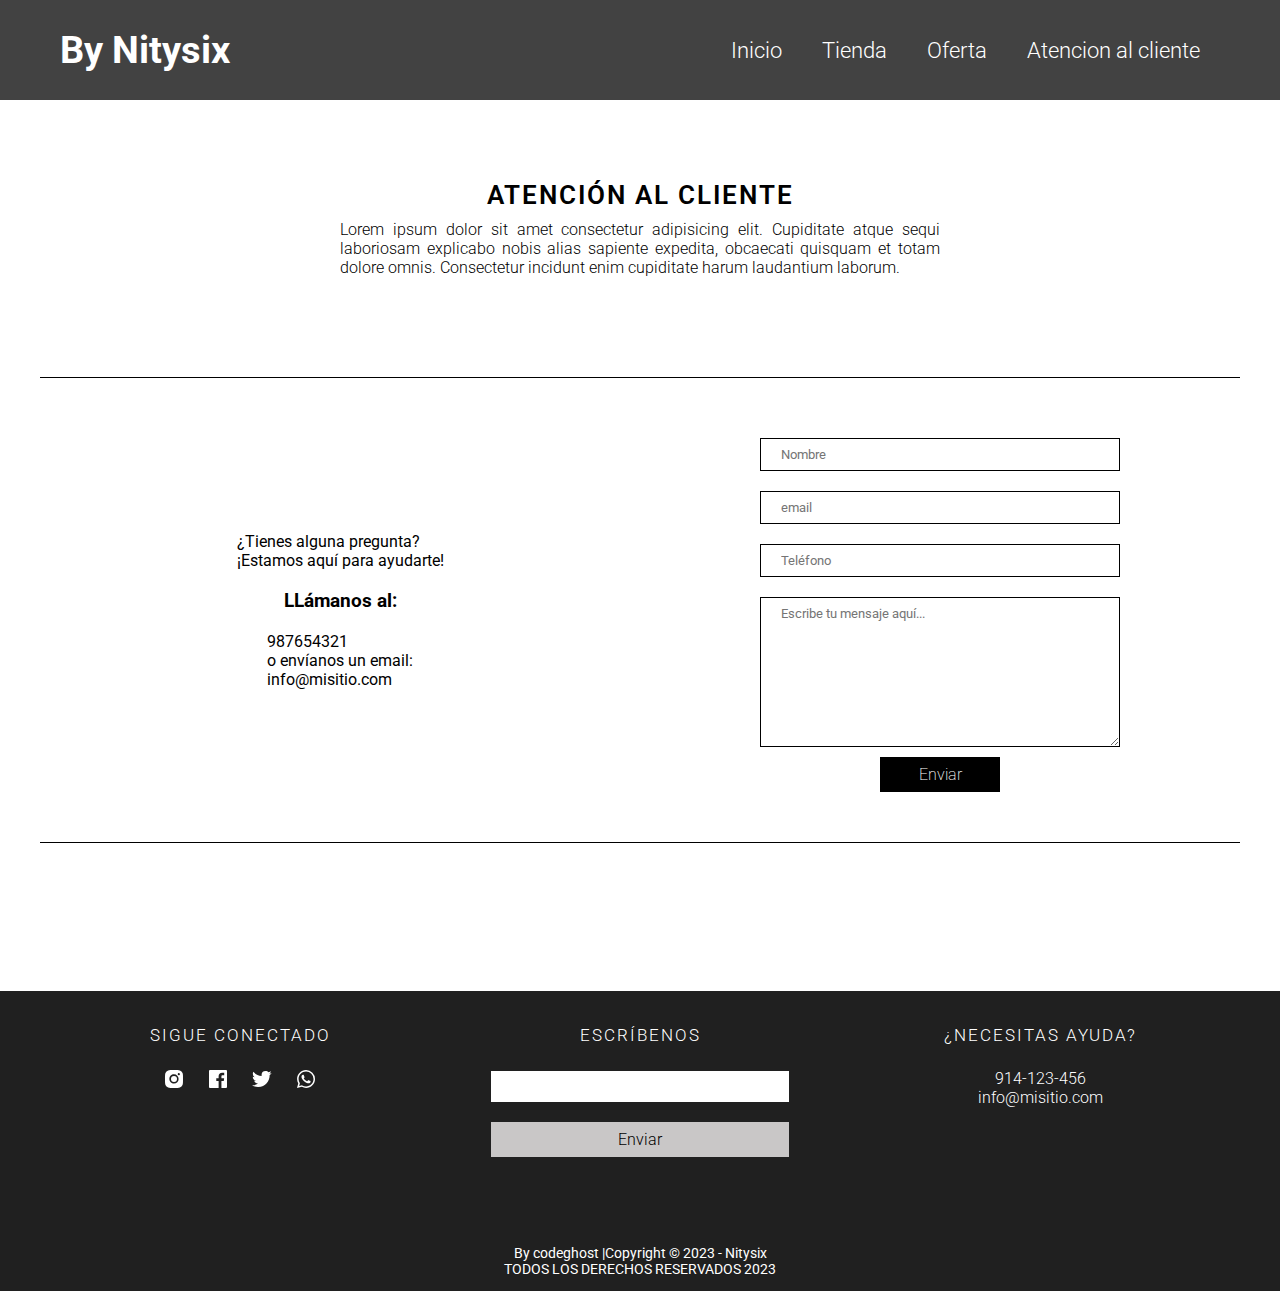
<file: pages/BYN6/at_cliente.html>
<!DOCTYPE html>
<html lang="en">
<head>
    <meta charset="UTF-8">
    <meta name="viewport" content="width=device-width, initial-scale=1.0">
    <link rel="stylesheet" href="style.css">

    <title>Atención al cliente</title>
</head>
<body>
    <header class="header">
        <div class="contenedor">
            <div class="menu">
                <p class="logo">By Nitysix</p>
                <input type="checkbox" name="" id="menu">
                <label for="menu">
                    <img src="ico/menu.svg" class="menu-ico">
                </label>
                <nav class="navar">
                    <ul>
                        <li><a href="index.html">Inicio</a></li>
                        <li><a href="tienda.html">Tienda</a></li>
                        <li><a href="#">Oferta</a></li>
                        <li><a href="at_cliente.html">Atencion al cliente</a></li>
                    </ul>
                </nav>
                
            </div>
        </div>
    </header>
    <main class="main">
        <div class="contenedor">
            <section class="flex">
                <h2 class="ti_at_cli">ATENCIÓN AL CLIENTE</h2>
            <p class="descrip">Lorem ipsum dolor sit amet consectetur adipisicing elit. Cupiditate atque sequi laboriosam explicabo nobis alias sapiente expedita, obcaecati quisquam et totam dolore omnis. Consectetur incidunt enim cupiditate harum laudantium laborum.</p>
            <div class="contactar">
                    <div class="at_ifo">
                        <p>¿Tienes alguna pregunta? <br> ¡Estamos aquí para ayudarte!</p>
                        <h3>LLámanos al:</h3>
                        <p>987654321 <br> o envíanos un email: <br> info@misitio.com</p>
                    </div>
                <form action="" class="form">
                        <input type="text" placeholder="Nombre" class="box_txt">
                        <input type="text" placeholder="email" class="box_txt">
                        <input type="tel" name="" id="" placeholder="Teléfono" class="box_txt">
                        <textarea name="" id=""  class="area" placeholder="Escribe tu mensaje aquí..."></textarea>
                        <input type="submit" value="Enviar" class="btn_form">
                </form>
            </div>
            
            </section>
            
        </div>
    </main>
    <footer class="footer">
        <div class="contenedor foot_contert">
            <div class="footer-info">
                <div class="footer-social">
                    <p>SIGUE CONECTADO</p>
                    <ul>
                        <li><a href="#"><img src="ico/instagram.svg" alt=""></a></li>
                        <li><a href="#"><img src="ico/facebook.svg" alt=""></a></li>
                        <li><a href="#"><img src="ico/twitter.svg" alt=""></a></li>
                        <li><a href="#"><img src="ico/whatsapp.svg" alt=""></a></li>
                    </ul>
                </div>
                <div class="footer-contacto">
                    <p>ESCRÍBENOS</p>
                    <form action="">
                        <input type="email" name="" id="" class="email">
                        <input type="submit" value="Enviar" class="btn-enviar">
                    </form>
                </div>
                <div class="footer-tel">
                    <p>¿NECESITAS AYUDA?</p>
                    <a>914-123-456 <br>info@misitio.com</a>
                </div>
            </div>
            <div class="copy"><p>By codeghost |Copyright © 2023  - Nitysix <br> TODOS LOS DERECHOS RESERVADOS 2023</p></div>
        </div>
    </footer>

</body>
</html>
</file>
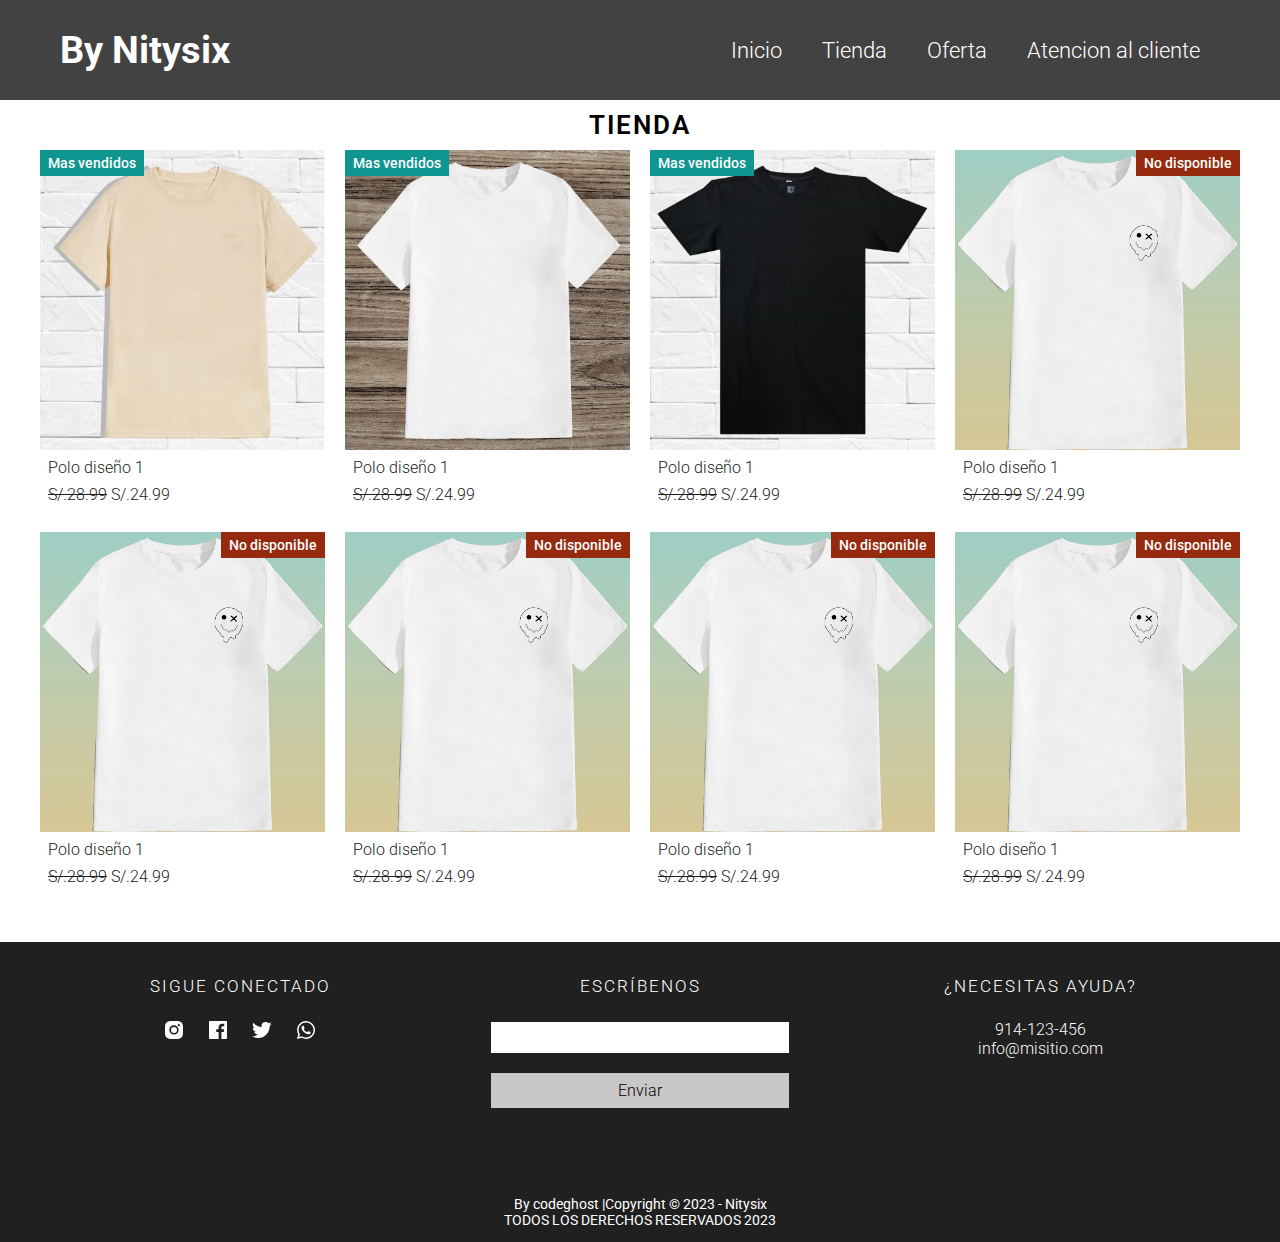
<file: pages/BYN6/tienda.html>
<!DOCTYPE html>
<html lang="es">
<head>
    <meta charset="UTF-8">
    <meta name="viewport" content="width=device-width, initial-scale=1.0">
    <link rel="stylesheet" href="style.css">

    <title>.: BYB6 TIENDA :.</title>
</head>
<body>
    <header class="header">
        <div class="contenedor">
            <div class="menu">
                <p class="logo">By Nitysix</p>
                <input type="checkbox" name="" id="menu">
                <label for="menu">
                    <img src="ico/menu.svg" class="menu-ico">
                </label>
                <nav class="navar">
                    <ul>
                        <li><a href="index.html">Inicio</a></li>
                        <li><a href="tienda.html">Tienda</a></li>
                        <li><a href="#">Oferta</a></li>
                        <li><a href="at_cliente.html">Atencion al cliente</a></li>
                    </ul>
                </nav>
                
            </div>
        </div>
    </header>
    <section class="tienda">
        <div class="contenedor">
            <h2>TIENDA</h2>
            <div class="cards_productos">
                <a href="#" class="producto">
                    <figure class="fig_producto">
                        <img src="img/basic/dispoble1.jpeg" alt="">
                        <p class="disponible">Mas vendidos</p>
                        <p class="vista">Vista Rápida</p>
                    </figure>
                    <p class="nombre_p">Polo diseño 1</p>
                    <p class="precio"><del>S/.28.99</del>   S/.24.99</p>
                </a>
                <a href="#" class="producto">
                    <figure class="fig_producto">
                        <img src="img/basic/disponible2.jpeg" alt="">
                        <p class="disponible">Mas vendidos</p>
                        <p class="vista">Vista Rápida</p>
                    </figure>
                    <p class="nombre_p">Polo diseño 1</p>
                    <p class="precio"><del>S/.28.99</del>   S/.24.99</p>
                </a>
                <a href="#" class="producto">
                    <figure class="fig_producto">
                        <img src="img/basic/disponible3.jpeg" alt="">
                        <p class="disponible">Mas vendidos</p>
                        <p class="vista">Vista Rápida</p>
                    </figure>
                    <p class="nombre_p">Polo diseño 1</p>
                    <p class="precio"><del>S/.28.99</del>   S/.24.99</p>
                </a>
                <a href="#" class="producto">
                    <figure class="fig_producto">
                        <img src="img/P1.png" alt="">
                        <p class="estado">No disponible</p>
                        <p class="vista">Vista Rápida</p>
                    </figure>
                    <p class="nombre_p">Polo diseño 1</p>
                    <p class="precio"><del>S/.28.99</del>   S/.24.99</p>
                </a>
                <a href="#" class="producto">
                    <figure class="fig_producto">
                        <img src="img/P1.png" alt="">
                        <p class="estado">No disponible</p>
                        <p class="vista">Vista Rápida</p>
                    </figure>
                    <p class="nombre_p">Polo diseño 1</p>
                    <p class="precio"><del>S/.28.99</del>   S/.24.99</p>
                </a>
                <a href="#" class="producto">
                    <figure class="fig_producto">
                        <img src="img/P1.png" alt="">
                        <p class="estado">No disponible</p>
                        <p class="vista">Vista Rápida</p>
                    </figure>
                    <p class="nombre_p">Polo diseño 1</p>
                    <p class="precio"><del>S/.28.99</del>   S/.24.99</p>
                </a>
                <a href="#" class="producto">
                    <figure class="fig_producto">
                        <img src="img/P1.png" alt="">
                        <p class="estado">No disponible</p>
                        <p class="vista">Vista Rápida</p>
                    </figure>
                    <p class="nombre_p">Polo diseño 1</p>
                    <p class="precio"><del>S/.28.99</del>   S/.24.99</p>
                </a>
                <a href="#" class="producto">
                    <figure class="fig_producto">
                        <img src="img/P1.png" alt="">
                        <p class="estado">No disponible</p>
                        <p class="vista">Vista Rápida</p>
                    </figure>
                    <p class="nombre_p">Polo diseño 1</p>
                    <p class="precio"><del>S/.28.99</del>   S/.24.99</p>
                </a>
            </div>
        </div>
        
    </section>


    <footer class="footer">
        <div class="contenedor foot_contert">
            <div class="footer-info">
                <div class="footer-social">
                    <p>SIGUE CONECTADO</p>
                    <ul>
                        <li><a href="#"><img src="ico/instagram.svg" alt=""></a></li>
                        <li><a href="#"><img src="ico/facebook.svg" alt=""></a></li>
                        <li><a href="#"><img src="ico/twitter.svg" alt=""></a></li>
                        <li><a href="#"><img src="ico/whatsapp.svg" alt=""></a></li>
                    </ul>
                </div>
                <div class="footer-contacto">
                    <p>ESCRÍBENOS</p>
                    <form action="">
                        <input type="email" name="" id="" class="email">
                        <input type="submit" value="Enviar" class="btn-enviar">
                    </form>
                </div>
                <div class="footer-tel">
                    <p>¿NECESITAS AYUDA?</p>
                    <a>914-123-456 <br>info@misitio.com</a>
                </div>
            </div>
            <div class="copy"><p>By codeghost |Copyright © 2023  - Nitysix <br> TODOS LOS DERECHOS RESERVADOS 2023</p></div>
        </div>
    </footer>

</body>
</html>
</file>
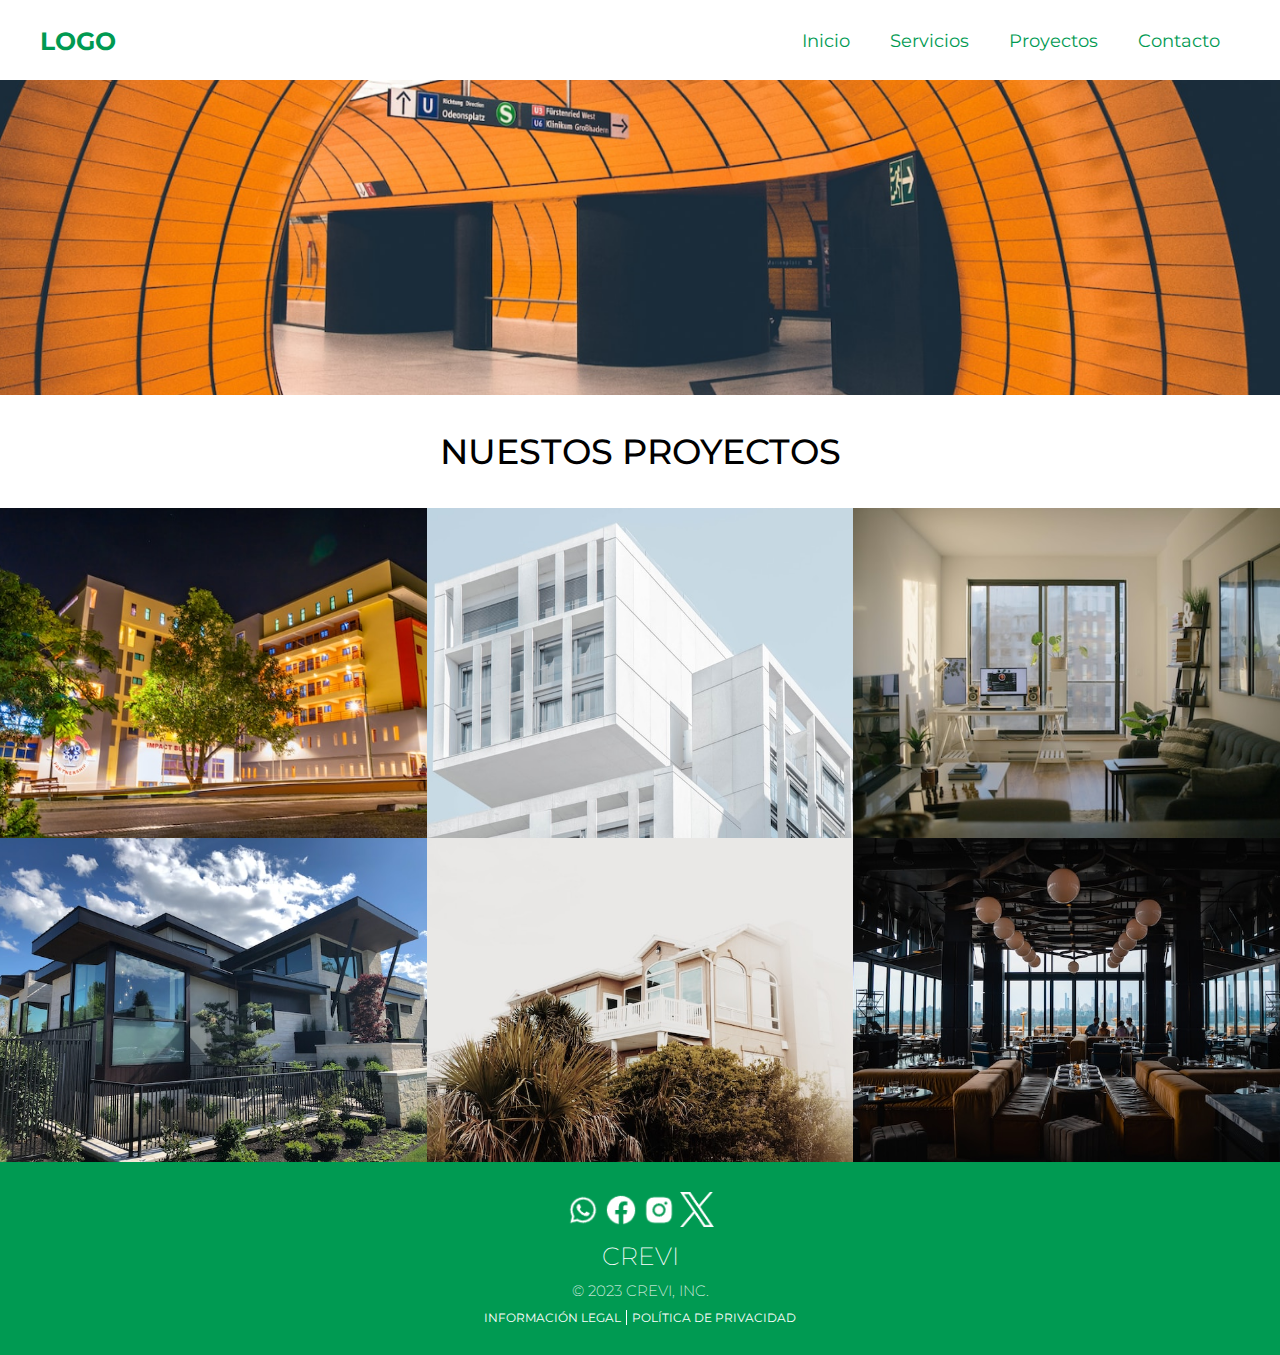
<file: pages/CREVI/proyectos.html>
<!DOCTYPE html>
<html lang="es">
<head>
    <meta charset="UTF-8">
    <meta name="viewport" content="width=device-width, initial-scale=1.0">
    <link rel="stylesheet" href="estilos.css">
    <title>.: Proyectos :.</title>
</head>
<body>
    <div class="content">
        <div class="menu container">
            <a href="index.html" class="logo">Logo</a>
            <input type="checkbox" name="" id="menu">
            <label for="menu">
                <img src="icon/menu.png" class="menu-icono" alt="">
            </label>

            <nav class="navar">
                <ul>
                    <li><a href="index.html">Inicio</a></li>
                    <li><a href="servicios.html">Servicios</a></li>
                    <li><a href="proyectos.html">Proyectos</a></li>
                    <li><a href="index.html#contacto">Contacto</a></li>
                </ul>
            </nav>
        </div>
    </div>

    <div class="fondo_proyectos">
        <img src="images/fondo_proyectos.png" alt="Proyectos, CREVI" class="font_proyectos">
    </div>

    <!-- sin container-->
    <section class="proyectos pro_sin_mar"> 
        <h3 class="text_proyectos">NUESTOS PROYECTOS</h3>
        <div class="targets">
            <div class="target">
                <img src="images/hostal_cent_ciudad.jpg" alt="">
                <a href="#">Hostal Centro de la ciudad</a>
            </div>
            <div class="target">
                <img src="images/apartamento.jpg" alt="">
                <a href="#">Apartamento ciudad Piura</a>
            </div>
            <div class="target">
                <img src="images/int_apart.jpg" alt="">
                <a href="#">Interior departamento</a>
            </div>
        </div>
        <div class="targets">
            <div class="target">
                <img src="images/casa_de_campo.jpg" alt="">
                <a href="#">Casa de campo Sullana</a>
            </div>
            <div class="target">
                <img src="images/casa_de_playa.jpg" alt="">
                <a href="#">Casa de Playa Organos</a>
            </div>
            <div class="target">
                <img src="images/restaurant_int.jpg" alt="">
                <a href="#">Interior Restaurant Lima</a>
            </div>
        </div>
    </section>
    <footer>     
        <div class="foot">
            <div class="footer_social">
                <a href="#"><img src="icon/whatsapp.png" alt="whatsapp""></a>
                <a href="#"><img src="icon/facebook.png" alt="facebook""></a>
                <a href="#"><img src="icon/instagram.png" alt="instagram""></a>
                <a href="#"><img src="icon/x.png" alt="x"></a>
            </div>
            
            <p class="footer_logo">CREVI</p>
            <p class="Foot_copy">&copy; 2023 Crevi, Inc.</p>
            <div class="politicas">
                <a href="#" class = "legal">Información legal</a>
                <a href="#" class = "privacidad">Política de privacidad</a>
            </div>
            
        </div>        
</footer>
</body>
</html>
</file>
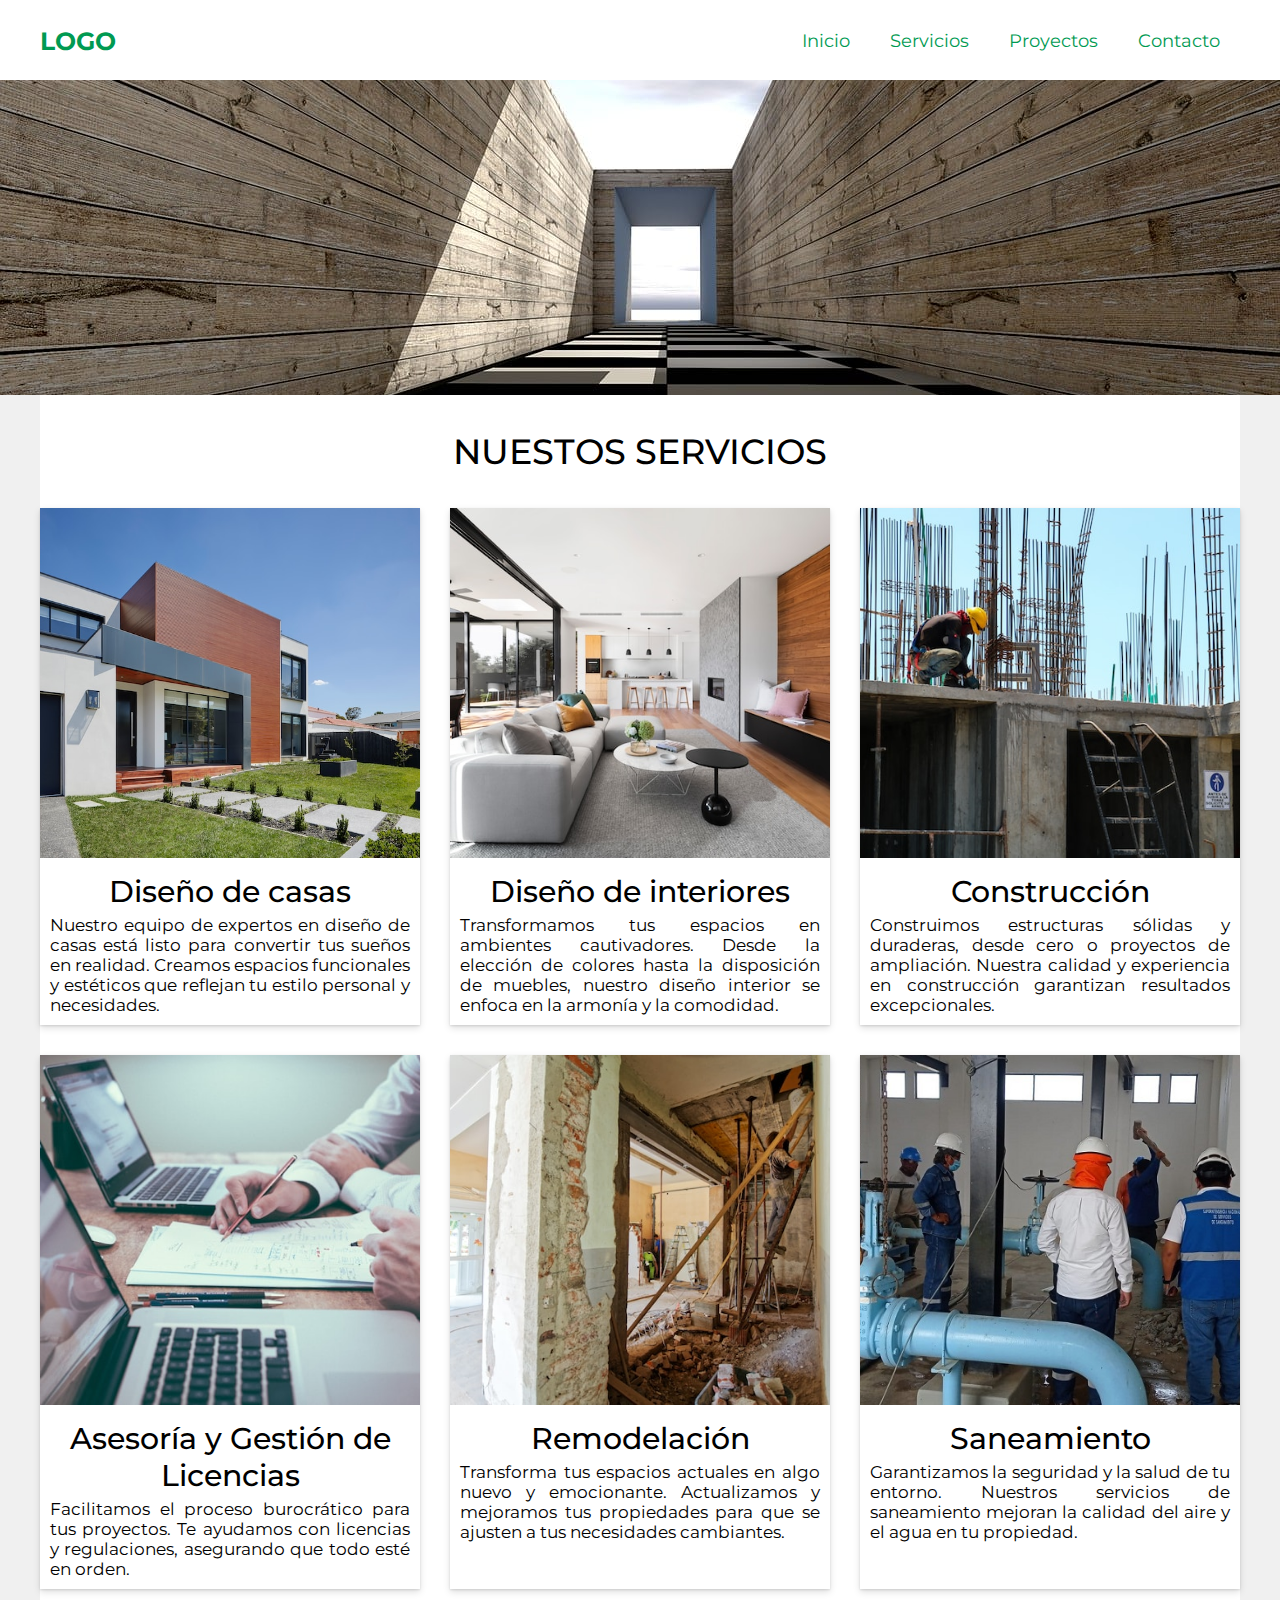
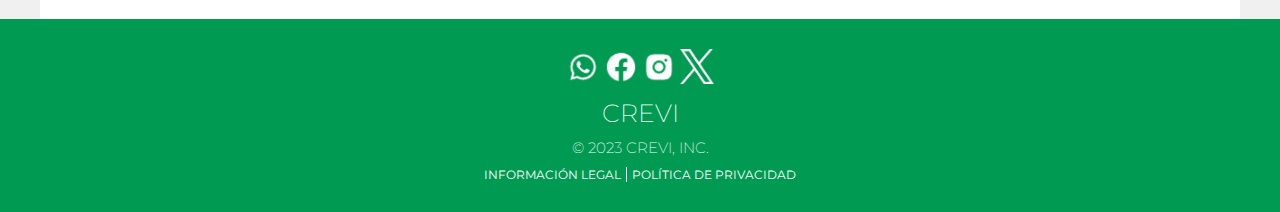
<file: pages/CREVI/servicios.html>
<!DOCTYPE html>
<html lang="es">
<head>
    <meta charset="UTF-8">
    <meta name="viewport" content="width=device-width, initial-scale=1.0">
    <title>.: Servivios :.</title>
    <link rel="stylesheet" href="estilos.css">
</head>
<body>
    <div class="content">
        <div class="menu container">
            <a href="index.html" class="logo">Logo</a>
            <input type="checkbox" name="" id="menu">
            <label for="menu">
                <img src="icon/menu.png" class="menu-icono" alt="">
            </label>

            <nav class="navar">
                <ul>
                    <li><a href="index.html">Inicio</a></li>
                    <li><a href="servicios.html">Servicios</a></li>
                    <li><a href="proyectos.html">Proyectos</a></li>
                    <li><a href="index.html#contacto">Contacto</a></li>
                </ul>
            </nav>
        </div>
    </div>


    <div class="fondo_servicios">
        <img src="images/fondo_servicios.jpg" alt="Servicios, CREVI" class="font_servivios">
    </div>


    <section class="P_servicios container">
        <h3 class="text_servcios">NUESTOS SERVICIOS</h3>
        <div class="cont_tar_ser">
            <a href="#" class="card_ser">
                <div class="img_card">
                    <img src="images/dise_casas.jpg" alt="Diseño de casas">
                </div>
                <h4>Diseño de casas</h4>
                <p>Nuestro equipo de expertos en diseño de casas está listo para convertir tus sueños en realidad. Creamos espacios funcionales y estéticos que reflejan tu estilo personal y necesidades.</p>
            </a>
            <a href="#" class="card_ser">
                <div class="img_card">
                    <img src="images/dise_interiores.jpg" alt="Diseño de interiores">
                </div>
                <h4>Diseño de interiores</h4>
                <p>Transformamos tus espacios en ambientes cautivadores. Desde la elección de colores hasta la disposición de muebles, nuestro diseño interior se enfoca en la armonía y la comodidad.</p>
            </a>
            <a href="#" class="card_ser">
                <div class="img_card">
                    <img src="images/construccion.jpg" alt="Construcción">
                </div>
                <h4>Construcción</h4>
                <p>Construimos estructuras sólidas y duraderas, desde cero o proyectos de ampliación. Nuestra calidad y experiencia en construcción garantizan resultados excepcionales.</p>
            </a>
        </div>
        <div class="cont_tar_ser">
            <a href="#" class="card_ser">
                <div class="img_card">
                    <img src="images/acesoria_legal.jpg" alt="Diseño de casas">
                </div>
                <h4>Asesoría y Gestión de Licencias</h4>
                <p>Facilitamos el proceso burocrático para tus proyectos. Te ayudamos con licencias y regulaciones, asegurando que todo esté en orden.</p>
            </a>
            <a href="#" class="card_ser">
                <div class="img_card">
                    <img src="images/remodelacion.jpg" alt="Remodelación">
                </div>
                <h4>Remodelación</h4>
                <p>Transforma tus espacios actuales en algo nuevo y emocionante. Actualizamos y mejoramos tus propiedades para que se ajusten a tus necesidades cambiantes.</p>
            </a>
            <a href="#" class="card_ser">
                <div class="img_card">
                    <img src="images/saneamiento.jpeg" alt="saneamiento">
                </div>
                <h4>Saneamiento</h4>
                <p>Garantizamos la seguridad y la salud de tu entorno. Nuestros servicios de saneamiento mejoran la calidad del aire y el agua en tu propiedad.</p>
            </a>
        </div>
    </section>
    <footer>     
        <div class="foot">
            <div class="footer_social">
                <a href="#"><img src="icon/whatsapp.png" alt="whatsapp""></a>
                <a href="#"><img src="icon/facebook.png" alt="facebook""></a>
                <a href="#"><img src="icon/instagram.png" alt="instagram""></a>
                <a href="#"><img src="icon/x.png" alt="x"></a>
            </div>
            
            <p class="footer_logo">CREVI</p>
            <p class="Foot_copy">&copy; 2023 Crevi, Inc.</p>
            <div class="politicas">
                <a href="#" class = "legal">Información legal</a>
                <a href="#" class = "privacidad">Política de privacidad</a>
            </div>
            
        </div>        
</footer>
</body>
</html>
</file>
<file: main.css>
@import url('https://fonts.googleapis.com/css2?family=Work+Sans:ital,wght@0,100..900;1,100..900&display=swap');


:root {
    /* --bg-color: #333; */
    --bg-color: #000;
    --text-color: #FFF;
    --hover-bg-color: #575757;
}

body {
    margin: 0;
    padding: 0;
    box-sizing: border-box;
    font-family: "Work Sans", serif;
    background-color: var(--bg-color);
    color: var(--text-color);
}
.container {
    width: 1200px;
    margin: 0 auto;
}
.navbar {
    display: flex;
    justify-content: space-between;
    align-items: center;
    background-color: var(--bg-color);
    padding: 30px 20px;
    border-bottom: 1px solid var(--hover-bg-color);
}

.navbar a {
    text-decoration: none;
    color: var(--text-color);
    padding: 8px 15px;
    transition: background-color 0.3s;
}

.navbar a:hover {
    background-color: var(--hover-bg-color);
}
.menu a:active {
    background-color: var(--hover-bg-color);
    border-bottom: 2px solid var(--text-color) ;
}
.active {
    background-color: var(--hover-bg-color);
    border-bottom: 2px solid var(--text-color) ;
}
.menu {
    display: flex;
    gap: 15px;
}

.hamburger {
    display: none;
    flex-direction: column;
    cursor: pointer;
}

.hamburger div {
    width: 25px;
    height: 3px;
    background-color: var(--text-color);
    margin: 3px 0;
}


.theme-toggle {
    background-color: var(--bg-color);
    color: var(--text-color);
    border: 1px solid var(--text-color);
    padding: 5px 10px;
    cursor: pointer;
    border-radius: 5px;
    transition: background-color 0.3s, color 0.3s;
}

.theme-toggle:hover {
    background-color: var(--hover-bg-color);
}

/* 

seccion del perfil 

*/
.Perfil {
    display: flex;
    flex-direction: column;
    align-items: center;
    border-bottom: 1px dashed var(--hover-bg-color);
    padding: 40px;
}


.cont_perfil {
    width: 160px;
    height: 160px;
    border-radius: 50%;
    overflow: hidden;
    
}
.img_Perfil {
    width: 100%;
    height: 100%;
    object-fit: cover;
}

.nombre {
    font-size: 30px;
    font-weight: bold;
}
.developer {
    border: 1px solid var(--text-color);
    padding: 10px 10px;
    border-radius: 50px;

}
.cont_contacto {
    display: flex;
    align-items: center;
}
.contacto {
    display: flex;
    width: 40px;
    height: 40px;
    border: 2px solid var(--hover-bg-color);
    border-radius: 50%;
    margin: 0 10px;
    align-items: center;
    justify-content: center;
    color: var(--hover-bg-color);
}

/* 

abotut 

*/

.About {
    display: flex;  
    padding: 30px 0;
    width: 100%;
    border-bottom: 1px dashed var(--hover-bg-color);
}
.title_about {
    width: 25%;
}
.tex_about {
    width: 100%;
}
/* 

experience 

*/
.experience {
    display: flex;
    gap: 10px;
    margin-top: 30px;
}
.title_experience {
    width: 25%;
}
.cont_experience {
    width: 100%;
    display: flex;
    flex-direction: column;
    gap: 10px;
    /* align-items: start; */
    
}
.experience_item {
    display: flex;
    flex-direction: column;
    text-decoration: none;
    color: var(--text-color);
    border: 1px solid var(--hover-bg-color);
    padding: 30px;
    border-radius: 4px;
    align-content: center;
}
.curriculum {
    padding: 15px 20px;
    font-weight: bold;
    text-align: center;
    align-self: flex-start;
    transition: background-color 0.3s ease;
    display: flex;
    flex-direction: row;
    justify-content: center;
    align-items: center;
    gap: 5px;
}
.curriculum:hover {
    background-color: var(--hover-bg-color);
}
/* 

skills

*/

.Skills {
    display: flex;
    width: 100%;
}
.title_skills {
    width: 25%;
    padding: 0;
    margin: 0;
}
.cont_Skills {
    width: 100%;
    display: flex;
    flex-direction: column;
    
}
.tec_Skills {
    display: flex;
    gap: 15px;
}
.tec_Skills svg {
    width: 35px; 
    height: 35px;
    fill: var(--hover-bg-color);
    transition: fill 0.5s ease, transform 0.5s ease; /* Transición para fill y transform */
}

.tec_Skills svg:hover {
    fill: var(--text-color);
    transform: scale(1.2); /* Aumenta el tamaño en un 20% */
}
.subir {
    text-decoration: none;
    color: var(--text-color);
    border: 1px solid var(--hover-bg-color);
    border-radius: 4px;
    padding: 5px 10px;
    align-self: flex-start;
    display: flex;
    align-self: flex-end;
    justify-content: center;
    align-items: center;
    gap: 5px;
}
.footer {
    text-align: center;
    border-top: 1px solid var(--text-color);
    margin-top: 30px;
    padding: 30px 0;
}

/*

footer

*/
</file>
<file: responsive.css>
@media (max-width: 768px) {
    /* 
    Responsive menu 
    */
  
    .menu {
        display: none;
        flex-direction: column;
        background-color: var(--bg-color);
        position: absolute;
        top: 50px;
        right: 20px;
        width: 150px;
        border-radius: 5px;
        box-shadow: 0 4px 6px rgba(0, 0, 0, 0.2);
    }

    .menu.active {
        display: flex;
    }

    .hamburger {
        display: flex;
    }
    /* 
    responsive container 
    */
    .container {
        width: 100vw;
        margin: 0 auto;
        border: 1px solid red;
        padding: 8px;
    }

    /* responsive about */
    .About {
        flex-direction: column;
        
    }
    .title_about {
        width: 100%;
    }
    /* responsive experience */
    .experience {
        flex-direction: column;
    }
    .title_experience {
        width: 100%;
    }
    /* responsive skills */
    .Skills {
        flex-direction: column;
    }
    .title_skills {
        width: 100%;
    }
}
</file>
<file: animations.css>
/* animation foto */

.slide-in-top {
/* 	-webkit-animation: slide-in-top 0.5s cubic-bezier(0.250, 0.460, 0.450, 0.940) both;*/	        
animation: slide-in-top 0.5s cubic-bezier(0.250, 0.460, 0.450, 0.940) both;
}

 @-webkit-keyframes slide-in-top {
    0% {
      -webkit-transform: translateY(-1000px);
              transform: translateY(-1000px);
      opacity: 0;
    }
    100% {
      -webkit-transform: translateY(0);
              transform: translateY(0);
      opacity: 1;
    }
  }
  @keyframes slide-in-top {
    0% {
      -webkit-transform: translateY(-1000px);
              transform: translateY(-1000px);
      opacity: 0;
    }
    100% {
      -webkit-transform: translateY(0);
              transform: translateY(0);
      opacity: 1;
    }
  }
</file>
<file: pages/Abogados/main.css>
@import url('https://fonts.googleapis.com/css2?family=Noticia+Text:wght@400;700&display=swap');
/*font-family: 'Noticia Text', serif;*/
@import url('https://fonts.googleapis.com/css2?family=Raleway:wght@300;400;500;700;800&display=swap');
/*font-family: 'Raleway', sans-serif;*/

/*open sans*/

:root {
    --azul: #0B3259;
    --verde: #14B199;
    --blanco: #ffffff;
    --verde-claro: #EAF4F6;
    --socio: #377DBD;
    --raya: #A7CCEC;
    --azul-trasp: rgba(11, 50, 89, 0.8);
    --azul-trasp_2: rgba(11, 50, 89, 0.6);
    --titulos-principales: 2.8rem;
}
/*color: var(--color-nombre)*/
* {
    margin: 0;
    padding: 0;
    box-sizing: border-box;
}
.header {
    width: 100%;
    height: 100px;
    background-color: var(--blanco);
    position: fixed;
    z-index: 1000;
}
.container {
    max-width: 1200px;
    margin: 0 auto;
}
.menu {
    width: 100%;
    display: flex;
    flex-direction: row;
    justify-content: space-between;
    align-items: center;
    height: 100px;
}
.logo a {
    font-family: 'Noticia Text', serif;
    text-decoration: none;
    color: var(--azul);
    font-size: 1.5rem;
    font-weight: 400;
}
.nav ul {
    display: flex;
    gap: 1.5rem;
}
.nav ul li{
    list-style: none;
}
.nav ul li a {
    text-decoration: none;
    font-family: 'Raleway', sans-serif;
    color: var(--azul);
    font-size: 13px;
    font-weight: 400;
    transition: color 0.3s ease;
}
.nav ul li a:hover {
    color: var(--verde);
}
.baner {
    background-image: url(images/slider1.jpg);
    /* height: calc(100vh - 100px); */
    height: 100vh;
    background-repeat: no-repeat;
    background-attachment: fixed;
    background-size: cover;
    position: relative;
}
.cont_baner {
    height: 100vh;;
    width: 43%;
    background-color: var(--azul-trasp);
    display: flex;
    flex-direction: column;
    gap: 1rem;
    justify-content: center;
}
.cont_baner h1 {
    font-family: 'Raleway', sans-serif;
    color: var(--blanco);
    font-size: var(--titulos-principales);
    font-weight: 500;
    margin-left: 60%;
    
}
.cont_baner h2 {
    font-family: 'Raleway', sans-serif;
    color: var(--blanco);
    font-size: 1.3rem;
    font-weight: 500;
    margin-left: 60%;
}
.up {
    position: absolute;
    border-radius: 50%;
    left: 50%;
    right: 50%;
    bottom: 0;
    width: 50px;
    text-align: center;
    background-color: var(--azul);
}
.areas_practicas {
    display: grid;
    grid-template-columns: 43% 1fr;
}
.cont_tit_areas {
    background-color: var(--verde-claro);
    display: flex;
    flex-direction: column;
    gap: 1rem;
    /* justify-content: center; */
}
.cont_tit_areas h3 {
    font-family: 'Raleway', sans-serif;
    color: var(--azul);
    font-size: var(--titulos-principales);
    font-weight: 500;
    margin-left: 60%;
    margin-top: 10%;
}
.areas_cards {
    width: 700px;
    display: grid;
    grid-template-columns: 1fr 1fr;
}
.areas_cards .card {
    display: flex;
    flex-direction: column;
    gap: 1rem;
    margin-left: 1.5rem;
    margin: 2.5rem 0;
    
}
.card .title_6 {
    display: flex;
    align-items: center;
    gap: 1rem;
}
.card .cubo {
    width: 15px;
}
.card h6 {
    font-family: 'Raleway', sans-serif;
    color: var(--azul);
    font-size: 1.2rem;
    font-weight: 500;
    
}
.card p {
    font-family: 'Raleway', sans-serif;
    color: var(--azul);
    font-size: .9rem;
    margin-left: 2rem;
    text-align: justify;
}
.vision {
    background-color: var(--azul);
    
}
.vision_cont {
    display: flex;
    flex-direction: column;
    align-items: center;
    color: var(--blanco);
    font-family: 'Raleway', sans-serif;
    padding: 10%;
}
.vision .t_vision {
    font-family: 'Raleway', sans-serif;
    color: var(--blanco);
    font-size: var(--titulos-principales);
    font-weight: 500;
    /* margin-top: 10%; */
    margin-bottom: 8%;
}
.par_vision {
    text-align: center;
    margin-bottom: 2rem;
    /* margin-left: 10%;
    margin-right: 10%; */
    font-weight: 500;
}
.baner2 {
    background-image: url(images/baner2.jpg);
    /* height: calc(100vh - 100px); */
    height: 500px;
    background-repeat: no-repeat;
    background-attachment: fixed;
    background-size: cover;
    position: relative;
}
.set_socios {
    background-color: var(--verde-claro);
    padding: 6% 0;
}
.socios {
    width: 100%;
    display: flex;
    flex-direction: column;
    align-items: center;
    /* font-family: 'Raleway', sans-serif; */
}
.cont_tit_socios h3{
    font-family: 'Raleway', sans-serif;
    color: var(--azul);
    font-size: var(--titulos-principales);
    font-weight: 500;
    margin-top: 8%;
    margin-bottom: 8%;
}
.cont_socios_info {
    width: 100%;
    display: flex;
    justify-content: space-evenly;
}
.socio {
    width: 210px;
    display: flex;
    flex-direction: column;
}
.socio figure {
    width: 100%;
    height: 200px;
    overflow: hidden;
}
.socio img {
    width: 100%;
}
.socio_datos_per {
    font-family: 'Raleway', sans-serif;
    display: flex;
    flex-direction: column;
    gap: 0.5rem;
    margin: 1rem 0;
    border-bottom: 1px solid var(--raya);
    padding: 1rem;
}
.socio_datos_per .nombre {
    color: var(--azul);
    text-align: center;
}
.socio_datos_per {
    color: var(--socio);
    text-align: center;
}
.socio_contacto {
    font-family: 'Raleway', sans-serif;
    color: var(--azul);

}
.socio_contacto p {
    text-align: center;
    font-size: .9rem;
}
.socio_contacto a {
    display: block;
    text-decoration: none;
    text-align: center;
    color: var(--azul);
    font-size: .9rem;
}
.contacto {
    background-image: url(images/slider4.jpg);
    background-repeat: no-repeat;
    background-size: cover;
    height: 600px;
    display: grid;
    grid-template-columns: 43% 1fr;
}
.cont_t_contacto {
    background-color: var(--azul-trasp);
    display: flex;
    justify-content: end;
    
    
}
.cont_t_contacto h3 {
    font-family: 'Raleway', sans-serif;
    color: var(--blanco);
    font-size: var(--titulos-principales);
    font-weight: 500;
    margin: 10% 20px;
}
.cont_form_contacto {
    font-family: 'Raleway', sans-serif;
    display: flex;
    flex-direction: column;
    padding: 10% 40px;
    gap: 2rem;
    background-color: var(--azul-trasp_2);
}
.cont_form_contacto span{
    color: var(--blanco);
    font-size: 1.3rem;
    
}
.direccion {
    display: flex;
    flex-direction: column;
    gap: 5px;
}
.direccion p{
    color: var(--blanco);
    font-size: 14px;
    font-weight: 500;
}
.direccion a{
    color: var(--blanco);
    font-size: 14px;
    font-weight: 600;
    text-decoration: none;
}
.cont_form_contacto form{
    display: flex;
    gap: 5px;
}
.form1 {
    display: flex;
    flex-direction: column;
    gap: 5px;
}
.form1 input {
    padding: 3px;
    outline: none;
    width: 250px;
}
.form2 {
    display: flex;
    flex-direction: column;
    align-items: end;
}
.form2 .textarea {
    width: 250px;
    height: 85px;
    resize: none;
}
.form2 .bt_enviar {
    border: none;
    background-color: var(--azul);
    color: var(--blanco);
    padding: 5px 20px;
    margin: 10px 0;
}
.botom_arriba {
    background-color: var(--azul);
    text-align: center;
}
.botom_arriba p{
    font-family: 'Raleway', sans-serif;
    color: var(--blanco);
    font-size: 16px;
    font-weight: 500;
    padding-bottom: 15px;
}
.botom_arriba img {
    width: 60px;
}
.cont_footer{
    display: flex;
    flex-direction: column;
    align-items: center;
    padding: 2rem 0;
}
.cont_footer a img {
    width: 40px;
}
.cont_footer span {
    font-family: 'Raleway', sans-serif;
    color: var(--socio);
    font-size: 14px;
    font-weight: 500;
}
#menu {
    display: none;
}
.menu-ico {
    width: 40px;
    border: 2px solid var(--azul);
    border-radius: 5px;
    padding: 5px;
}
.menu label {
    cursor: pointer;
    
    
    display: none;
}
@media only screen and (max-width: 650px) {
    .logo a {
        font-size: 1rem;
    }
    .container {
        max-width: 95%;
/* ------ menu responsive ------ */
        .menu {
            padding: 20px;
            position: relative;
        }
        .menu label {
            display: initial;
        }
        .menu .nav {
            position: absolute;
            top: 100%;
            left: 0;
            right: 0;
            background-color: var(--blanco);
            height: calc(95vh - 100px);
            /* display: none; */
            opacity: 0;
            visibility: hidden;
            transition: opacity 1s, visibility 0.5s;
            
        }
        .menu nav ul {
            flex-direction: column;
        }
        .menu .nav ul li {
            width: 100%;
            padding: 20px;
        }
        #menu:checked ~ .nav{
            /* display: initial; */
            opacity: 1;
            visibility: visible;
        }
        /* ----- fin munu responsive  */

        
        /* ------ responsive baner ------ */

    }
    .up {
        display: none;
    }
    .baner {
        display: flex;
        justify-content: center;
        align-items: center
    }
    .baner .cont_baner {
        position: absolute;
        width: 90%;
        height: 500px;
        flex-direction: column;
    }
    .cont_baner h1{
        margin-left:initial;
        margin: 0 auto;
    }
    .cont_baner h2 {
        margin-left: initial;
        margin: 0 auto;
    }
    .areas_practicas {
        grid-template-columns: 1fr;
    }
    .cont_tit_areas h3{
        margin-left: initial;
        text-align: center;
        margin: 5% 0;
    }
    .areas_cards {
        width: 90%;
        display: flex;
        flex-direction: column;
        margin: 0 auto;
    }
    .vision_cont h3 {
        text-align: center;
    }
    /*------parte de socios-----*/
    .cont_tit_socios {
        text-align: center;
    }
    .cont_socios_info {
        flex-direction: column;
        gap: 1rem;
        align-items: center;
    }
    .socio {
        width: 90%;
    }
    .socio figure {
        height: 250px;
    }
/*--------------- fin socios---------------*/
    .contacto {
        grid-template-columns: 1fr;
    }
    .cont_t_contacto {
        flex-direction: column;
    }
    .cont_t_contacto h3 {
        margin: 0 auto;
    }
    .cont_form_contacto form {
        flex-direction: column;
    }
    .form1 input {
        width: 100%;
    }
    .form2 {
        width: 100%;
        flex-direction: column;
        padding: 0;
        align-items: center;
    }
    .form2 .textarea {
        width: 100%;
        margin: 0 auto;
    }
    .bt_enviar {
        width: 100%;
    }
}
</file>
<file: pages/Abogados/animaciones.css>
.slide-top {
	-webkit-animation: slide-top 1s cubic-bezier(0.250, 0.460, 0.450, 0.940) both;
        animation: slide-top 1s cubic-bezier(0.250, 0.460, 0.450, 0.940) both;
}
/* ----------------------------------------------
 * Generated by Animista on 2024-2-12 1:20:7
 * Licensed under FreeBSD License.
 * See http://animista.net/license for more info. 
 * w: http://animista.net, t: @cssanimista
 * ---------------------------------------------- */

/**
 * ----------------------------------------
 * animation slide-top
 * ----------------------------------------
 */
@-webkit-keyframes slide-top {
    0% {
    -webkit-transform: translateY(0);
        transform: translateY(0);
    }
    100% {
    -webkit-transform: translateY(-100px);
        transform: translateY(-100px);
    }
}
@keyframes slide-top {
    0% {
    -webkit-transform: translateY(0);
        transform: translateY(0);
    }
    100% {
    -webkit-transform: translateY(-100px);
        transform: translateY(-100px);
    }
}

/* ------------ menu --------*/
/* 
#menu:checked ~ .nav{
        .slide-left {
                -webkit-animation: slide-left 0.5s cubic-bezier(0.250, 0.460, 0.450, 0.940) both;
                        animation: slide-left 0.5s cubic-bezier(0.250, 0.460, 0.450, 0.940) both;
        }
        @-webkit-keyframes slide-left {
                0% {
                -webkit-transform: translateX(0);
                        transform: translateX(0);
                }
                100% {
                -webkit-transform: translateX(-100px);
                        transform: translateX(-100px);
                }
              }
              @keyframes slide-left {
                0% {
                -webkit-transform: translateX(0);
                        transform: translateX(0);
                }
                100% {
                -webkit-transform: translateX(-100px);
                        transform: translateX(-100px);
                }
              }
              
} */
</file>
<file: pages/api_pokemon/main.css>
@import url('https://fonts.googleapis.com/css2?family=Rubik:wght@300;400;500;600;700;800;900&display=swap');

:root {
    --clr-black: #1c1c1c;
    --clr-gray: #ececec;
    --clr-white: #f7f7f7;

    --type-normal: #A8A878;
    --type-fire: #F08030;
    --type-water: #6890F0;
    --type-grass: #78C850;
    --type-electric: #F8D030;
    --type-ice: #98D8D8;
    --type-fighting: #C03028;
    --type-poison: #A040A0;
    --type-ground: #E0C068;
    --type-flying: #A890F0;
    --type-psychic: #F85888;
    --type-bug: #A8B820;
    --type-rock: #B8A038;
    --type-ghost: #705898;
    --type-dark: #705848;
    --type-dragon: #7038F8;
    --type-steel: #B8B8D0;
    --type-fairy: #F0B6BC;
}

* {
    margin: 0;
    padding: 0;
    box-sizing: border-box;
    color: var(--clr-black);
    font-family: 'Rubik', sans-serif;
}

ul {
    list-style-type: none;
}

button {
    background-color: transparent;
    border: 0;
    border-radius: 0;
}

body {
    min-height: 100vh;
    background-color: var(--clr-gray);
}

header {
    padding-block: 1rem;
    box-shadow: 0 0 2rem -1rem rgba(0, 0, 0, .5);
}

.nav {
    display: flex;
    flex-direction: column;
    gap: 1rem;
    align-items: flex-start;
    padding-inline: 2rem;
    max-width: 1000px;
    margin: 0 auto;
}

.nav-list {
    display: flex;
    align-items: center;
    flex-wrap: wrap;
    gap: .5rem;
}

.btn-header {
    background-color: var(--clr-gray);
    padding: .5rem;
    border-radius: 100vmax;
    cursor: pointer;
    text-transform: uppercase;
    font-weight: 600;
    box-shadow: 0 0 1rem rgba(0, 0, 0, .25);
    transition: .2s;
}

.btn-header:hover {
    transform: scale(1.1);
    box-shadow: 0 0 2rem rgba(0, 0, 0, .25);
}

main {
    padding: 2rem;
    max-width: 1000px;
    margin: 0 auto;
}

.pokemon-todos {
    display: grid;
    grid-template-columns: 1fr;
    gap: 1rem;
}

@media screen and (min-width: 470px) {
    .pokemon-todos {
        grid-template-columns: 1fr 1fr;
    }
}

@media screen and (min-width: 700px) {
    .pokemon-todos {
        grid-template-columns: 1fr 1fr 1fr;
    }
}

.pokemon {
    border-radius: 1rem;
    background-color: var(--clr-white);
    box-shadow: 0 0 3rem -1rem rgba(0, 0, 0, .25);
    padding-block: 1rem;
    text-transform: uppercase;
    position: relative;
    isolation: isolate;
    overflow: hidden;
}

.pokemon-id-back {
    position: absolute;
    top: 1rem;
    left: 50%;
    transform: translateX(-50%);
    font-size: 6rem;
    font-weight: 800;
    z-index: -1;
    color: var(--clr-gray);
}

.pokemon-imagen {
    padding-inline: 1rem;
    display: flex;
    justify-content: center;
}

.pokemon-imagen img {
    width: 100%;
    max-width: 6rem;
}

.pokemon-info {
    display: flex;
    flex-direction: column;
    gap: .5rem;
    padding-inline: 1rem;
    align-items: center;
    text-align: center;
}

.nombre-contenedor {
    display: flex;
    align-items: center;
    column-gap: .5rem;
    flex-wrap: wrap;
    justify-content: center;
}

.pokemon-id {
    background-color: var(--clr-gray);
    padding: .25rem .5rem;
    border-radius: 100vmax;
    font-size: .75rem;
    font-weight: 500;
}

.pokemon-nombre {
    font-size: 1.4rem;
}

.pokemon-tipos {
    display: flex;
    gap: .5rem;
    font-size: .75rem;
    font-weight: 500;
    flex-wrap: wrap;
    justify-content: center;
}

.tipo {
    padding: .25rem .5rem;
    border-radius: 100vmax;
}

.pokemon-stats {
    display: flex;
    gap: 1rem;
    font-size: .85rem;
}

.stat {
    background-color: var(--clr-gray);
    padding: .25rem .5rem;
    border-radius: 100vmax;
}



.normal {
    background-color: var(--type-normal);
    color: var(--clr-black);
}

.fire {
    background-color: var(--type-fire);
    color: var(--clr-black);
}

.water {
    background-color: var(--type-water);
    color: var(--clr-white);
}

.grass {
    background-color: var(--type-grass);
    color: var(--clr-black);
}

.electric {
    background-color: var(--type-electric);
    color: var(--clr-black);
}

.ice {
    background-color: var(--type-ice);
    color: var(--clr-black);
}

.fighting {
    background-color: var(--type-fighting);
    color: var(--clr-white);
}

.poison {
    background-color: var(--type-poison);
    color: var(--clr-white);
}

.ground {
    background-color: var(--type-ground);
    color: var(--clr-black);
}

.flying {
    background-color: var(--type-flying);
    color: var(--clr-black);
}

.psychic {
    background-color: var(--type-psychic);
    color: var(--clr-black);
}

.bug {
    background-color: var(--type-bug);
    color: var(--clr-black);
}

.rock {
    background-color: var(--type-rock);
    color: var(--clr-black);
}

.ghost {
    background-color: var(--type-ghost);
    color: var(--clr-white);
}

.dark {
    background-color: var(--type-dark);
    color: var(--clr-white);
}

.dragon {
    background-color: var(--type-dragon);
    color: var(--clr-white);
}

.steel {
    background-color: var(--type-steel);
    color: var(--clr-black);
}

.fairy {
    background-color: var(--type-fairy);
    color: var(--clr-black);
}
</file>
<file: pages/BYN6/style.css>
@import url('https://fonts.googleapis.com/css2?family=Roboto:ital,wght@0,100;0,300;0,400;0,500;0,700;0,900;1,100&display=swap');
@import url('https://fonts.googleapis.com/css2?family=DM+Serif+Display&family=Roboto:ital,wght@0,100;0,300;0,400;0,500;0,700;0,900;1,100&display=swap');

*{
    padding: 0;
    margin: 0;
    box-sizing: border-box;
    font-family: 'Roboto', sans-serif;
}

.header {
    height: 100px;
    background-color: #424242;
    position: sticky;
    top: 0;
    z-index: 1000;
}
.contenedor {
    max-width: 1200px;
    margin: 0 auto;
    position: relative;
}
.menu {
    display: flex;
    align-items: center;
    justify-content: space-between;
    padding: 20px ;
    height: 100px;
    
}
.logo {
    color: #ffffff;
    font-size: 38px;
    font-weight: 700;
}

#menu{
    display: none;
}
.menu-ico{
    width: 25px;
}
.menu label{
    cursor: pointer;
    display: none;
}

.menu .navar ul {
    display: flex;
}
.menu .navar ul li{
    list-style: none;
}
.menu .navar ul li a {
    text-decoration: none;
    padding: 20px;
    color: #ffffff;
    font-size: 22px;
    font-weight: 300;
    display: block;
    
}
.menu ul li a:hover {
    color: #8f8181;
    
}
.slider{
    background-image: url(img/img_banner.jpg);
    height: calc(100vh - 100px);
    background-repeat: no-repeat;
    background-size: cover;
    display: flex;
    align-items: center;
    justify-content: center;
    
}
.slider .txt-slider{
    width: 600px;
    height: 300px;
    background-color: rgba(66, 64, 64, 0.5);

    padding: 24px;
    display: flex;
    flex-direction: column;
    justify-content: space-between;
    align-items: center;
}

.txt-slider p{
    font-family: 'DM Serif Display', serif;
    font-size: 60px;
    font-weight: 500;
    color: #202020;
    text-align: center;
    

}
.txt-slider .comprar{
    border: none;
    width: 50%;
    color: #ffffff;
    font-size: 24px;
    font-weight: 300;
    background-color: #202020;
    padding: 10px 50px;
    text-decoration: none;
    text-align: center;
}
.txt-slider .comprar:hover{
    background-color: #ffffff;
    color: #202020;
    padding: 10px 50px;
}
.oferta{
    width: 100%;
}
.oferta .send{
    width: 100%;
    padding: 10px;
    background-color: #c9c7c7;
    text-align: center;
    font-size: 20px;
    font-weight: 300;
    letter-spacing: 5px;
}
.oferta_txt{
    width: 100%;
    display: flex;
    flex-direction: column;
    align-items: center;
    height: 400px;
    justify-content: space-evenly;
}
.oferta_txt h3{
    font-family: 'DM Serif Display', serif;
    font-size: 48px;
    font-weight: 500;
    letter-spacing: 8px;
    color: #202020;
}
.oferta_txt p{
    font-size: 24px;
    font-weight: 400;
    letter-spacing: 5px;
    color: #202020;
}
.linea{
    width: 40px;
    border-top: 1px solid #000;
}
.cards{
    display: grid;
    grid-template-columns: repeat(3, 1fr);
    gap: 20px;
}
.card {
    display: flex;
    flex-direction: column;
    justify-content: space-between;
}
.card figure{
    width: 100%;
    max-height: 450px;
}
.card figure img{
    width: 100%;
    height: 100%;
    
    object-fit: cover;
    margin: 0;
}
.card button{
    position: relative;
    border: none;
    /*top: -4px;*/
    width: 100%;
    color: #ffffff;
    font-size: 24px;
    font-weight: 300;
    background-color: #202020;
    padding: 10px 50px;
}
.footer {
    width: 100%;
    background-color: #202020;
    margin-top: 3rem;
}
.foot_contert {
    min-height: 300px;
    display: grid;
    grid-template-rows: auto 50px;
}
.footer-info {
    display: grid;
    grid-template-columns: 1fr 1fr 1fr;
}
.footer-social {
    display: flex;
    flex-direction: column;
    align-items: center;
    padding: 30px;
}
.footer-social p{
    color: #ffffff;
    font-size: 17px;
    font-weight: 300;
    padding: 4px;
    margin-bottom: 8px ;
    letter-spacing: 2px;
}
.footer-social ul {
    display: flex;
}
.footer-social ul li{
    list-style: none;
    padding: 5px;
    margin: 5px;
}
.footer-contacto{
    display: flex;
    flex-direction: column;
    align-items: center;
    padding: 30px;
}
.footer-contacto p {
    color: #ffffff;
    font-size: 17px;
    font-weight: 300;
    padding: 4px;
    margin-bottom: 8px ;
    letter-spacing: 2px;
}
.footer-contacto form {
    width: 100%;
    display: flex;
    flex-direction: column;
    align-items: center;
    padding: 4px;
}
.footer-contacto form .email {
    width: 90%;
    border: none;
    padding: 8px;
    margin: 10px;
    outline: none;
}
.footer-contacto form .btn-enviar {
    width: 90%;
    border: none;
    padding: 8px;
    margin: 10px;
}
.footer-contacto form .btn-enviar {
    width: 90%;
    border: none;
    padding: 8px;
    margin: 10px;
    background-color: #c9c7c7;
    font-size: 16px;
    font-weight: 300;
}
.footer-contacto form .btn-enviar:hover {
    width: 90%;
    border: none;
    padding: 8px;
    margin: 10px;
    background-color: #dadada;
    font-size: 17px;
    font-weight: 400;
}
.footer-tel {
    display: flex;
    flex-direction: column;
    align-items: center;
    padding: 30px;
}
.footer-tel p{
    color: #ffffff;
    font-size: 17px;
    font-weight: 300;
    padding: 4px;
    margin-bottom: 8px ;
    letter-spacing: 2px;
    text-align: center;
}
.footer-tel a {
    margin-top: 8px;
    color: #ffffff;
    font-size: 16px;
    font-weight: 300;
    padding: 4px;
    text-align: center;
}
.copy {
    width: 100%;
    color: #ffffff;
    text-align: center;
    font-size: 14px;
    font-weight: 400;
    padding: 4px;
}


/** ------- tienda -------- */ 
.tienda h2{
    font-size: 26px;
    font-weight: 600;
    letter-spacing: 2px;
    text-align: center;
    padding: 10px;
}
.producto {
    position: relative;
    text-decoration: none;
    color: #202020;
    
    
}
.cards_productos {
    display: grid;
    grid-template-columns: repeat(4, 1fr);
    gap: 20px;
}

.fig_producto {
    width: 100%;
    height: 300px;
    background: #424242;
    position: relative;
    overflow: hidden;/* para que su contenido no sobresalga*/
}
.fig_producto img{
    width: 100%;
    height: 100%;
    object-fit: cover;
}
.disponible {
    position: absolute;
    top: 0;
    left: 0;
    background-color: #0f9690;
    color: #ffffff;
    padding: 5px 8px;
    font-size: 14px;
    font-weight: 500;
}
.estado {
    position: absolute;
    top: 0;
    right: 0;
    background-color: #962a0f;
    color: #ffffff;
    padding: 5px 8px;
    font-size: 14px;
    font-weight: 500;
}
.nombre_p {
    margin: 8px;
    font-size: 16px;
    font-weight: 300;
}
.precio {
    margin: 8px;
    font-size: 16px;
    font-weight: 300;
}
.vista{
    position: absolute;
    bottom: 0;
    width: 100%;
    height: 40px;
    background-color: rgba(66, 64, 64, 0.5);
    text-align: center;
    color: #ffffff;
    display: flex;
    align-items: center;
    justify-content: center;

}
.vista{
    position: absolute;
    bottom: -40px; /* Comienza oculto (40px es la altura del div) */
    width: 100%;
    height: 40px;
    background-color: rgba(66, 64, 64, 0.5);
    text-align: center;
    color: #ffffff;
    display: flex;
    align-items: center; /* Centrar verticalmente */
    transition: bottom 0.3s ease; /* Agrega transición al cambiar bottom */
}
.vista:hover{
    position: absolute;
    bottom: 0;
    width: 100%;
    height: 40px;
    background-color: rgba(66, 64, 64, 0.5);
    text-align: center;
    color: #ffffff;
    display: flex;
    align-items: center;
    justify-content: center;

}
.producto:hover .vista {
    max-width: 100%;
    bottom: 0; /* Muestra el div al pasar el puntero */
}

/*------------------ Atencion al cliente ---------------*/

.main{
    width: 100%;
}
.flex {
    width: 100%;
    display: flex;
    flex-direction: column;
    justify-content: center;
    align-items: center;
    padding-top: 30px;

}
.ti_at_cli {
    margin-top: 40px;
    font-size: 26px;
    font-weight: 600;
    letter-spacing: 2px;
    text-align: center;
    padding: 10px;
}
.descrip {
    font-size: 16px;
    font-weight: 300;
    width: 50%;
    text-align: justify;
}
.contactar {
    width: 100%;
    display: grid;
    grid-template-columns: 1fr 1fr;
    padding: 50px 0 50px 0;
    border-top: 1px solid #000 ;
    border-bottom: 1px solid #000 ;
    margin-top: 100px;
    margin-bottom: 100px;
}
.at_ifo {
    display: flex;
    flex-direction: column;
    align-items: center;
    gap: 20px;
    justify-content: center;
}
.form {
    display: flex;
    flex-direction: column;
    align-items: center;
    justify-content: center;
    
}
.form .box_txt{
    width: 60%;
    padding: 8px 20px;
    border: 1px solid #000;
    margin: 10px;
}
.form .area{
    width: 60%;
    padding: 8px 20px;
    border: 1px solid #000;
    margin: 10px;
    height: 150px;
}
.btn_form {
    background-color: #000;
    color: #ffffff;
    padding: 8px 20px;
    border: none;
    font-size: 16px;
    font-weight: 200;
    width: 20%;
}



@media only screen and (max-width: 900px){
    .contenedor {
        max-width: 95%;
        margin: 0 auto;
        position: relative;
    }
    .cards_productos {
        display: grid;
        grid-template-columns: 1fr 1fr;
        gap: 20px;
    }
    .fig_producto {
        width: 100%;
        height: 400px;
        background: #424242;
        position: relative;
        overflow: hidden;
    }
    .footer-info {
        display: grid;
        grid-template-columns: 1fr 1fr;
    }
    .footer-tel {
        grid-column: 1 / span 3;
    }
}

@media only screen and (max-width: 650px){
    .contenedor {
        max-width: 90%;
    }
    /* menu*/

    /* --------- inicio -------- */

    .menu{
        padding: 20px;
        position: relative;
    }
    
    .menu label {
        display: initial;
    }
    .menu .navar{
        position: absolute;
        top: 100%;
        left: 0;
        right: 0;
        background: #202020;
        display: none;
    }
    .menu .navar ul {
        flex-direction: column;
    }
    .menu .navar ul li{
        width: 100%;
        padding: 20px 0;
        border-bottom: 1px solid #ffffff;
        /*text-align: center;*/
    }
    .oferta_txt h3{
        text-align: center;
    }
    .cards{
        display: grid;
        grid-template-columns: 1fr;
        gap: 20px;
    }
    #menu:checked ~ .navar{
        display: initial;
    }
    /* ------- tienda --------- */
    .cards_productos {
        display: grid;
        grid-template-columns: 1fr;
        gap: 5px;
    }

    /* ---------- footer --------- */
    .footer-info {
        display: grid;
        grid-template-columns: 1fr;
    }
    .footer-tel {
        grid-column: auto;
    }
    /** ------------------ atencion al cliente ------------ */
    .contactar {
        grid-template-columns: 1fr;
    }
}
</file>
<file: pages/CREVI/estilos.css>
@import url('https://fonts.googleapis.com/css2?family=Montserrat:wght@100;200;300;400;500&display=swap');

* {
    padding: 0;
    margin: 0;
    box-sizing: border-box;
    text-decoration: none;
    list-style: none;
}
body {
    font-family: 'Montserrat', sans-serif;
    background: rgb(240, 240, 240);

}
.container { /*contenedor principal*/
    max-width: 1200px;
    margin: 0 auto;
    position: relative;
    /*background-color: aqua;*/
}
.content {
    min-height: 80px;
    background: #FFF;
    position: sticky;
    top: 0;
    z-index: 1000;
}
.menu {
    position: absolute;
    top: 10px;
    left: 0;
    right: 0;
    display: flex;
    align-items: center;
    justify-content: space-between;
}
.logo {
    font-size: 25px; /* Tamaño texto logo */
    color: #009A52; /* Color texto logo*/
    text-transform: uppercase;
    font-weight: bold;
}
.menu .navar ul li {
    position: relative;
    float: left;
}
.menu .navar ul li a {
    font-size: 18px; /* Tamaño texto menu */
    padding: 20px;
    color: #009A52; /* Color texto logo*/
    display: block;
    font-weight: 400; /*grosor de texto*/
}
.menu .navar ul li a:hover {
    color: #FFF;
    background: #009A52;
}
#menu {
    display: none;
}
.menu-icono {
    width: 25px;
}
.menu label {
    cursor: pointer;
    background: #FFF;
    display: none;
}
.slider {
    width: 100%;
    height: 100vh;
    position: relative;

}
.img_slider {
    width: 100%;
    height: 100%;
    object-fit: cover;
}
.txt_slider {
    /*background-color: aqua;*/
    position: absolute;
    top: 0;
    left: 0;
    bottom: 0;
    right: 0;
    display: flex;
    flex-direction: column;
    align-items: center;
    /*justify-content: center;*/
}
.txt_slider_g {
    margin-top: 100px;
    font-size: 35px; /* Tamaño texto slider letra grande */
    font-weight: 500;
    color: #FFF;
}
.txt_slider_p {
    font-size: 22px; /* Tamaño texto slider letra pequeña */
    font-weight: 300;
    margin-top: 30px;
    color: #FFF;
}
/*seccioin servicios*/
.text_servcios{
    margin-top: 35px;
    margin-bottom: 35px;
    text-align: center;
    font-size: 35px;
    font-weight: 500;
}
.servicios {
    display: flex;
    flex-direction: column;
}
.cards_comtent {
    display: flex;
    justify-content: space-between;
    /*justify-content: space-evenly;*/
}
.card {
    width: 380px;
    background: #FFF;
}
.cont_img_ser {
    width: 100%;
    height: 250px;
    overflow: hidden;/*para que la imagen no sobrepase este contenedor*/
}
.img_card{
    width: 100%;
    height: 100%;
    object-fit: cover;
}
.cont_img_ser:hover .img_card {
    transform: scale(1.5);
    transition: .5s;
}
.card h4 {
    font-size: 22px; /* Tamaño letra desc card */
    font-weight: 400;
    color: #000;
    margin: 20px; /*margen en todos lados*/
}
.card p {
    text-align: center;
    margin: 0 15%;
}
.btn_contiza {
    display: inline-block;
    margin: 20px; /*margen en todos lados*/
    background-color: #009A52;
    padding: 5px 10px;
    color: #FFF;
    font-weight: 500;

}
.btn_contiza:hover {
    background: #FFF;
    color: #009A52;
    border: 1px solid #009A52;
    transition: 1s;
}
.text_proyectos{
    margin-top: 35px;
    margin-bottom: 35px;
    text-align: center;
    font-size: 35px;
    font-weight: 500;
}
.proyectos {
    margin-top: 35px;
    display: flex;
    flex-direction: column;
    background: #FFF;
}
/*Ayuda a que cada div.target se ponga en fila ya que esta como flex-direction row*/
.targets {
    display:flex; 
    width: 100%;
}
/*posicion relativa para al estar a como absolute tome como referencia estre contenedor*/
/*ya que toma como referencia el contenedor posicionado*/
.target {
    position: relative;
    flex-grow: 1;/*cont se expande y toma el espacio disponible */
    max-height: 330px;
}
.target a {
    position: absolute;
    top: 0;
    left: 0;
    width: 100%;
    height: 100%;
    background: rgba(0, 0, 0, 0.7); /* Fondo semitransparente */
    color: white; /*color de la letra*/
    display: flex;
    justify-content: center;
    align-items: center;
    opacity: 0; /* Oculta inicialmente el enlace */
    transition: opacity 0.3s ease; /*efecto que tiene mostrarse*/
}
.target:hover a {
    opacity: 1; /* Muestra el enlace al pasar el mouse sobre el elemento */
}

.target img {
    width: 100%;
    height: 100%;
    object-fit: cover;
}

/* Seccion formulario de contacto*/

form {
    display: flex;
    flex-wrap: wrap;
    flex-direction: row;
}
.info_contacto {
    margin-top: 30px;
    display: flex;
    flex-direction: column;
    background: #009A52;
    flex-grow: 1;
    align-items: center;
    justify-content: center;
}
.info_contacto h3 {
    margin-top: 20px;
    text-align: center;
    color: #FFF;
    font-size: 45px;
    font-weight: 400;
}
.info_contacto ul {
    margin-top: 20px;
    width: 70%;
    display: flex;
    flex-direction: column;
    justify-content: center;
    
}
.info_contacto ul li a{
    display: flex;
    color: #FFF;
    align-items: center;
    padding: 8px 10px;
}
.info_contacto ul li a img {
    margin-right: 15px;
    width: 34px;
}
.box_contacto {
    margin-top: 30px;
    display: flex;
    flex-grow: 1;
    flex-direction: column;
    justify-content: center;
    align-items: center;
    background: #FFF;
}
.cont_inputs {
    display: flex;
    flex-direction: column;
    align-items: center;
    width: 90%;
}
.box_contacto h3 {
    margin-top: 20px;
    text-align: center;
    color: #009A52;
    font-size: 45px;
    font-weight: 400;
}
.input_txt{
    width: 100%;
    padding: 10px;
    margin: 5px;
    border: none;
    border-bottom: 1px solid #009A52;
}
.btn_enviar {
    margin-top: 35px;
    font-size: 25px;
    font-weight: 100;
    color: #FFF;
    border: none;
    padding: 7px 12px;
    background: #009A52;
    margin-bottom: 15px;
}
.btn_enviar:hover {
    background: #FFF;
    color: #009A52;
    border: 1px solid #009A52;
    transition: 1s;
}
.maps {
    margin-top: 35px;
    
}
.maps iframe{
    width: 100%;
    height: 600px;
    background: #FFF;
}
/*footer*/
footer {
    position: absolute;
    width: 100%;
    background: #009A52;
    
}
.footer {
    position: relative;
    width: 100%;
    top: 0;
    background: #009A52;
    
}
.footer_social a img {
    width: 34px;

} 
.foot {
    margin: 30px auto 30px auto;
    display: flex;
    flex-direction: column;
    align-items: center;
}
.footer_logo {
    font-size: 25px; /* Tamaño texto logo */
    color: #FFF; /* Color texto logo*/
    text-transform: uppercase;
    font-weight: 200;
    margin-top: 10px;
}
.Foot_copy {
    font-size: 15px; /* Tamaño texto logo */
    color: #FFF; /* Color texto logo*/
    text-transform: uppercase;
    font-weight: 200;
    margin-top: 10px;
}
.politicas {
    display: flex;
    flex-direction: row;
    margin-top: 10px;
    
}
.legal {
    font-size: 12px; /* Tamaño texto logo */
    color: #FFF; /* Color texto logo*/
    text-transform: uppercase;
    font-weight: 400;
    padding-right: 5px;
    border-right:1px solid #FFF ;
}
.privacidad {
    font-size: 12px; /* Tamaño texto logo */
    color: #FFF; /* Color texto logo*/
    text-transform: uppercase;
    font-weight: 400;
    padding-left: 5px;
}

/* ------------- Paguina servicios ------------*/
.fondo_servicios {
    width: 100%;
    height: 35vh;
    position: relative;
}
.font_servivios {
    width: 100%;
    height: 100%;
    object-fit: cover;
}
.P_servicios {
    display: flex;
    flex-direction: column;
    background-color: #FFF;
}
.cont_tar_ser {
    width: 100%;
    display: flex;
    justify-content: space-between;
    margin-bottom: 30px;
}
.card_ser {
    width: 380px;
    background: #FFF;
    box-shadow: 0 0.1875rem 0.4375rem 0 rgba(0,0,0,.13), 
                0 0.0625rem 0.125rem 0 rgba(0,0,0,.11);
}
.img_card {
    width: 100%;
    height: 350px;
    overflow: hidden;
}
.img_card img {
    width: 100%;
    height: 100%;
    object-fit: cover;
}
.card_ser h4 {
    font-size: 30px;
    color: #000;
    text-align: center;
    font-weight: 500;
    margin-top: 15px;
}
.card_ser p {
    font-size: 17px;
    color: #000;
    margin: 5px 10px 10px 10px;
    text-align: justify;

}
/* ------------- Proyectos --------------------*/

.fondo_proyectos {
    width: 100%;
    height: 35vh;
    position: relative;
}
.font_proyectos {
    width: 100%;
    height: 100%;
    object-fit: cover;
}
.pro_sin_mar {
    margin-top: 0;
}




/* responsivo */
/* Inicio menu*/
@media(max-width:991px) {
    .content {
        min-height: 70px;
    }
    .menu {
        top: 0;
        padding: 20px;
    }
    .menu label {
        display: initial;
    }
    .menu .navar {
        position: absolute;
        top: 100%;
        left: 0;
        right: 0;
        background: #FFF;
        display: none;
    }
    .menu .navar ul li {
        width: 100%;
    }
    #menu:checked ~ .navar {
        display: initial;
    }
    .cards_comtent {
        display: flex;
        width: 100%;
        flex-wrap: wrap;
    }
    .targets {
        display:flex; 
        width: 100%;
        flex-wrap: wrap;
    }
    .target {
        position: relative;
        flex-grow: 1;
        max-height: 330px;
    }
}    
/*fin resposiv* menu*/
@media(max-width: 700Px) {
    .cont_tar_ser {
        display: grid;
        grid-template-columns: 1fr;
        align-content: center;
    }
}
</file>
<file: proyectos.css>
:root {
    /* --bg-color: #333; */
    --bg-color: #000;
    --text-color: #FFF;
    --hover-bg-color: #575757;
}
* {
    margin: 0;
    padding: 0;
}
a {
    color: var(--text-color);
    text-decoration: none;
}
.title {
    text-align: center;
    padding: 30px 0;
}
/* .container_proyectos {
    display: flex;
    flex-wrap: wrap;
    gap: 5px;
    border: 1px solid red;
    justify-content: center;
    justify-content: flex-start;  Alinea al inicio horizontalmente
} */
 /*
.container_proyectos::after {
    content: "";
    flex: auto;  Ocupa el espacio sobrante para alinear la última fila 
}*/
.container_proyectos {
    border: 1px solid red;
    display: grid;
    grid-template-columns: 1fr 1fr 1fr;
    justify-content: space-between;
    gap: 10px;
    
    
}
.card {
    /* width: 392px; */
    height: 380px;
    background-color: var(--bg-color);
    border: 1px solid #fff;
    border-radius: 5px;
    display: block;
    overflow: hidden;
}
.cont_img {
    width: 100%;
    height: 224px;
    overflow: hidden;
    margin: 0;
    padding: 0;
}
.cont_img img {
    width: 100%;
    height: 100%;
    object-fit: cover;
}
</file>
